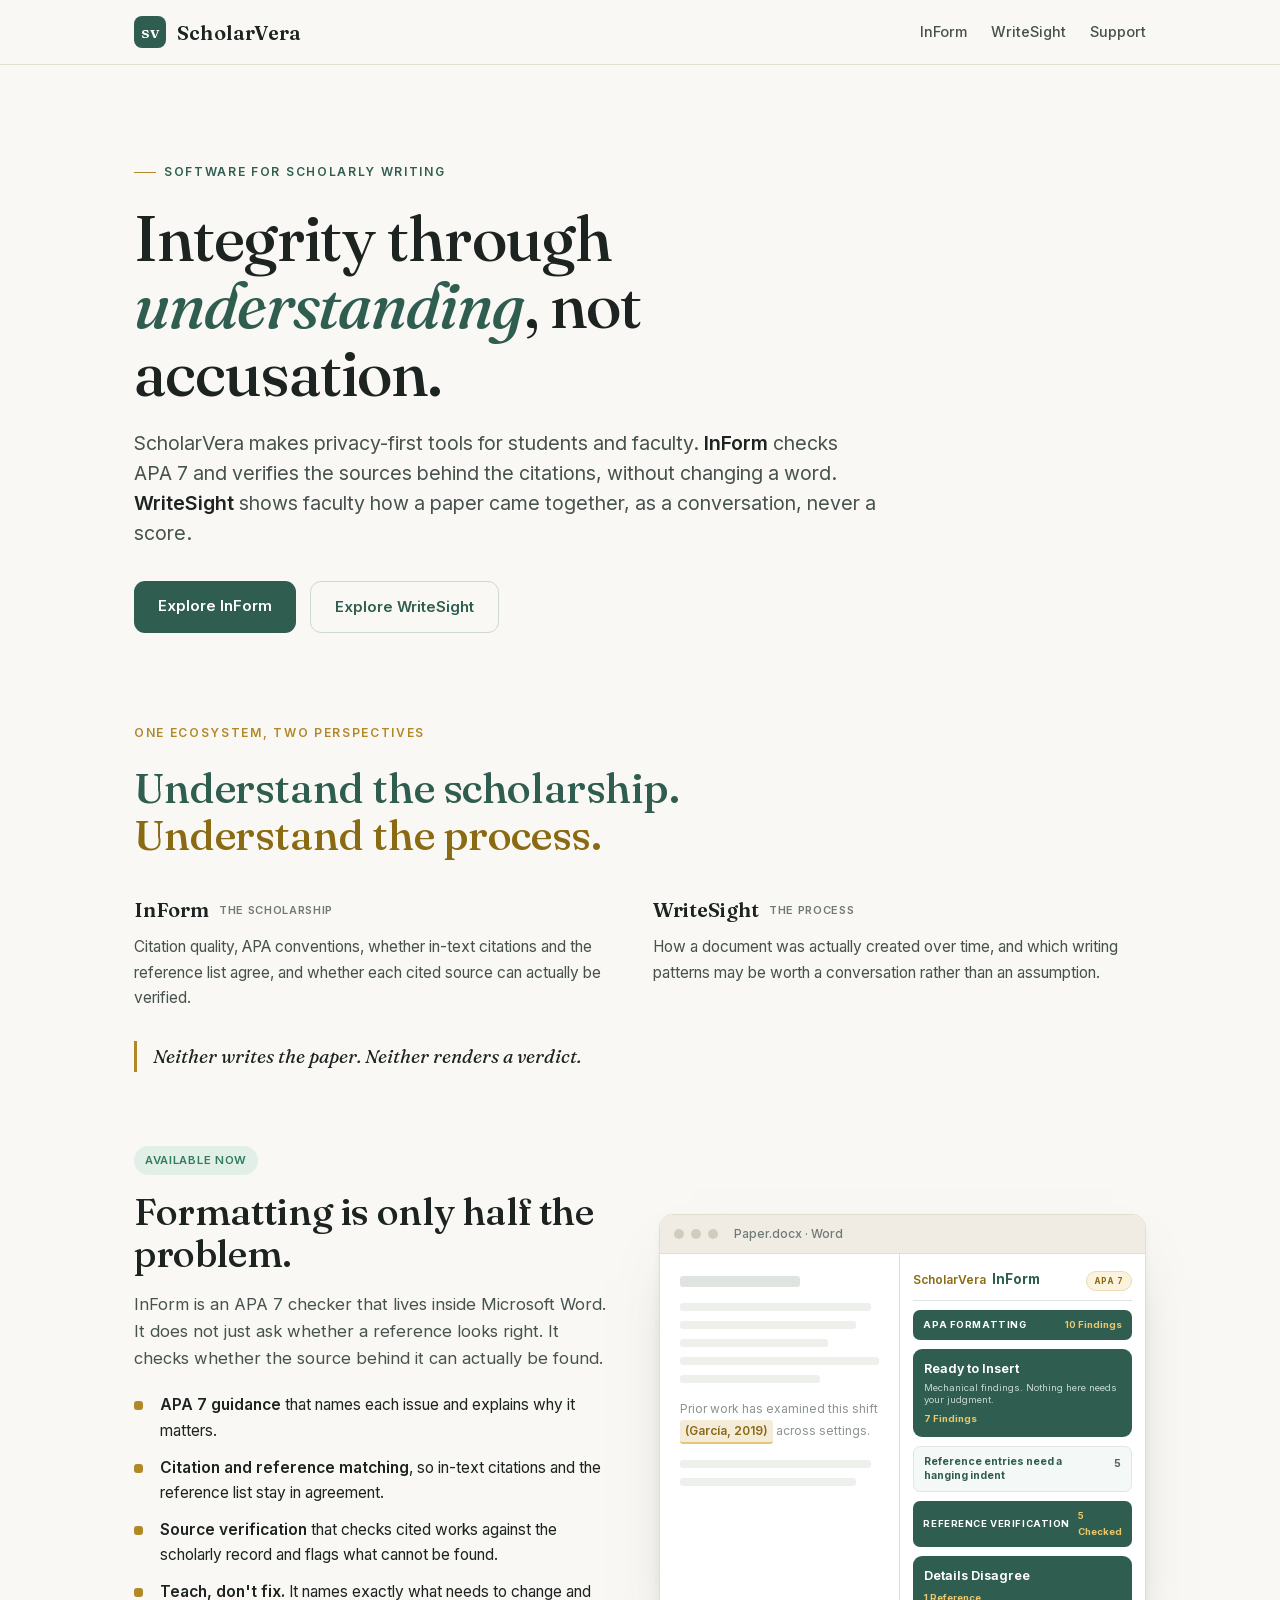
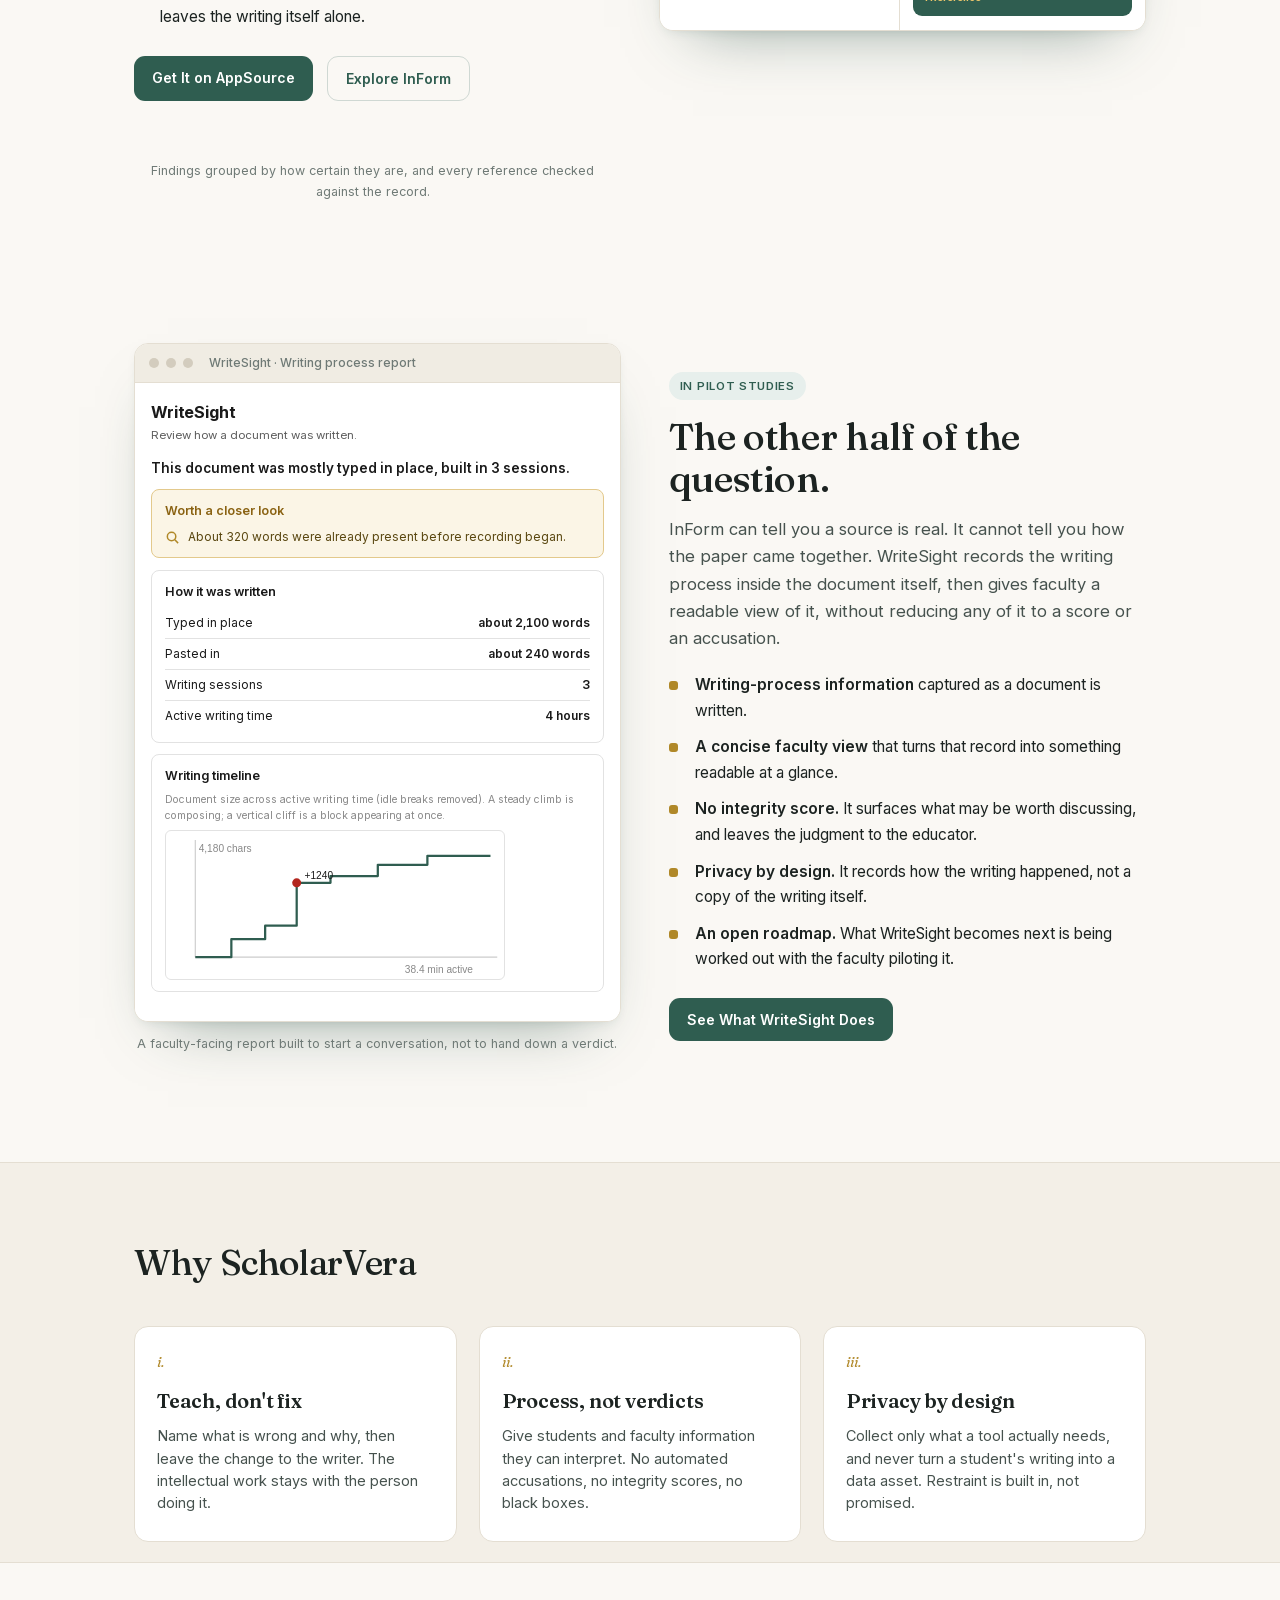
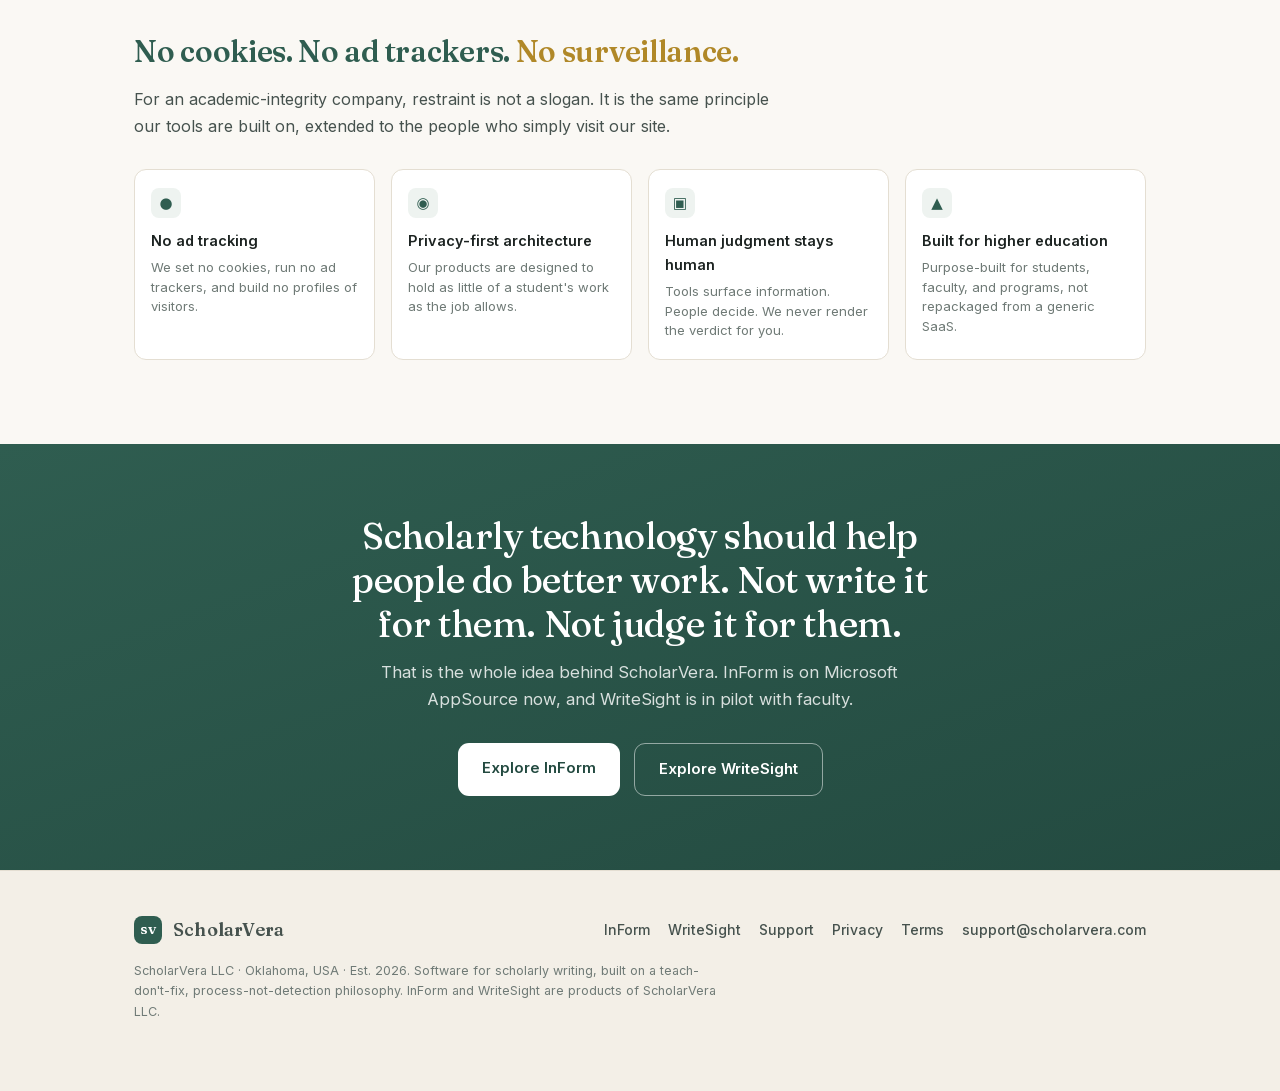
<file: index.html>
<!DOCTYPE html>
<html lang="en">
<head>
<meta charset="utf-8">
<meta name="viewport" content="width=device-width, initial-scale=1">
<title>ScholarVera: integrity through understanding, not accusation</title>
<meta name="description" content="ScholarVera makes privacy-first tools for scholarly writing. InForm checks APA 7 and verifies the sources behind the citations, without changing a word. WriteSight shows faculty how a paper came together, as a conversation, never a score.">
<link rel="icon" type="image/svg+xml" href="favicon.svg">
<link rel="icon" type="image/svg+xml" href="[data-uri]">
<link rel="apple-touch-icon" href="apple-touch-icon.png">
<meta property="og:type" content="website">
<meta property="og:title" content="ScholarVera: integrity through understanding, not accusation">
<meta property="og:description" content="Privacy-first tools for scholarly writing. InForm understands the scholarship. WriteSight understands the process. Neither writes the paper. Neither renders a verdict.">
<meta property="og:url" content="https://www.scholarvera.com/">
<meta name="theme-color" content="#2f5d50">
<link rel="preload" as="font" type="font/woff2" href="/fraunces.42a47e20.woff2" crossorigin>
<link rel="preload" as="font" type="font/woff2" href="/fraunces-italic.d254ed05.woff2" crossorigin>
<link rel="preload" as="font" type="font/woff2" href="/inter.2dd9f002.woff2" crossorigin>
<style>
  /* -------------------------------------------------------------------
     SELF-HOSTED, AND DELIBERATELY font-display:optional.

     The fonts used to come from Google, arriving after the first paint, so
     every page painted once in the fallback and again in Fraunces and Inter.
     The second paint is never identical: letter widths differ, lines rebreak,
     blocks change height, and the page visibly jumped. That was the whole of
     the Cumulative Layout Shift score.

     "optional" gives each face a block period of about 100ms and NO swap
     period. The browser either has the font in time and uses it, or keeps the
     fallback below for that page load and never switches mid-visit. The file
     still caches, so a returning visitor gets the real face.

     Filenames carry a content hash, which is what makes the year-long
     immutable caching in _headers safe. CHANGING A FONT FILE MEANS A NEW HASH
     IN THE NAME, here and in the preload tags above.
     ------------------------------------------------------------------- */
  @font-face{font-family:"Fraunces";src:url("/fraunces.42a47e20.woff2") format("woff2");
    font-weight:100 900;font-style:normal;font-display:optional}
  @font-face{font-family:"Fraunces";src:url("/fraunces-italic.d254ed05.woff2") format("woff2");
    font-weight:100 900;font-style:italic;font-display:optional}
  @font-face{font-family:"Inter";src:url("/inter.2dd9f002.woff2") format("woff2");
    font-weight:100 900;font-style:normal;font-display:optional}

  /* ---------------------------------------------------------------------
     METRIC-MATCHED FALLBACKS.

     The page paints in a fallback font before Fraunces and Inter arrive from
     Google, then swaps. Unadjusted, that swap moves every line, which is what
     Cloudflare reported as a poor Cumulative Layout Shift score. The element it
     named was the hero h1's TEXT node rather than the h1 itself, because
     line-height here is unitless: the box does not move, the baseline inside it
     does.

     These numbers are measured, not estimated. They come from the actual font
     files: average advance width over this site's own copy, plus hhea ascent and
     descent, compared against Times New Roman and Arial. Verified in Chromium at
     390, 768, 1024, 1280 and 1600 pixels wide, where the text lands in exactly
     the same position before and after the swap. Unadjusted it moves 2 to 4px.

     IF FRAUNCES OR INTER IS EVER CHANGED OR RE-SUBSET, RECOMPUTE THESE.
     Wrong numbers here are worse than no numbers at all.
     --------------------------------------------------------------------- */
  @font-face{font-family:"Fraunces Fallback";src:local("Times New Roman"),local("Times");
    size-adjust:117.75%;ascent-override:83.06%;descent-override:21.66%;line-gap-override:0%}
  @font-face{font-family:"Inter Fallback";src:local("Arial"),local("Helvetica Neue"),local("Helvetica");
    size-adjust:107.54%;ascent-override:90.08%;descent-override:22.43%;line-gap-override:0%}

  :root{
    --ink:#1c2321; --ink-soft:#46524e; --ink-faint:#6f7a76;
    --paper:#faf8f4; --paper-2:#f3efe7; --card:#ffffff;
    --teal:#2f5d50; --teal-deep:#234a40; --gold:#b08828; --gold-dk:#8a6a12; --gold-soft:#f4ecd9;
    --line:#e4ded2; --line-soft:#eee9df;
    --ok:#2f7d5b;
    --maxw:1060px;
  }
  *{box-sizing:border-box}
  html{scroll-behavior:smooth}
  body{margin:0; background:var(--paper); color:var(--ink); font-family:"Inter","Inter Fallback",-apple-system,system-ui,sans-serif; font-size:17px; line-height:1.65; -webkit-font-smoothing:antialiased}
  .wrap{max-width:var(--maxw); margin:0 auto; padding:0 24px}
  a{color:inherit}
  .skip{position:absolute; left:-999px; top:0; background:var(--teal); color:#fff; padding:10px 16px; border-radius:0 0 8px 0; z-index:100}
  .skip:focus{left:0}

  header.site{border-bottom:1px solid var(--line); background:rgba(250,248,244,.85); backdrop-filter:blur(8px); position:sticky; top:0; z-index:10}
  .nav{display:flex; align-items:center; justify-content:space-between; height:64px}
  .brand{display:flex; align-items:center; gap:11px; text-decoration:none; color:var(--ink)}
  .brand .mark{width:32px; height:32px; border-radius:8px; background:var(--teal); color:#fff; display:grid; place-items:center; font-family:"Fraunces","Fraunces Fallback",serif; font-weight:600; font-size:17px; letter-spacing:.5px}
  .brand .name{font-family:"Fraunces","Fraunces Fallback",serif; font-weight:600; font-size:20px; letter-spacing:.2px}
  .nav-links{display:flex; gap:24px; align-items:center}
  .nav-links a{text-decoration:none; color:var(--ink-soft); font-size:14.5px; font-weight:500}
  .nav-links a:hover{color:var(--teal)}
  .nav-links a.cta{background:var(--teal); color:#fff; padding:8px 16px; border-radius:9px}
  .nav-links a.cta:hover{background:var(--teal-deep); color:#fff}
  @media (max-width:600px){ .nav-links{gap:16px; font-size:14px} }

  section{scroll-margin-top:80px}
  .kicker{font-size:12px; font-weight:600; letter-spacing:.14em; text-transform:uppercase; color:var(--gold); display:block; margin-bottom:22px}
  .eyebrow{display:inline-flex; align-items:center; gap:8px; font-size:12px; font-weight:600; letter-spacing:.14em; text-transform:uppercase; color:var(--teal); margin-bottom:22px}
  .eyebrow::before{content:""; width:22px; height:1.5px; background:var(--gold)}

  /* hero */
  .hero{padding:88px 0 26px}
  .hero h1{font-family:"Fraunces","Fraunces Fallback",serif; font-weight:500; font-size:clamp(38px,6.6vw,64px); line-height:1.05; letter-spacing:-.015em; margin:0 0 22px; max-width:10.464em}
  .hero h1 em{font-style:italic; color:var(--teal); font-weight:500}
  .hero .lead{font-size:19.5px; line-height:1.55; color:var(--ink-soft); max-width:39.113em; margin:0 0 32px}
  .hero .lead b{color:var(--ink); font-weight:600}
  .btnrow{display:flex; gap:14px; flex-wrap:wrap}
  .btn{display:inline-block; text-decoration:none; font-weight:600; font-size:15px; padding:13px 24px; border-radius:11px; transition:transform .12s ease, background .12s ease}
  .btn:active{transform:translateY(1px)}
  .btn.primary{background:var(--teal); color:#fff}
  .btn.primary:hover{background:var(--teal-deep)}
  .btn.ghost{background:transparent; color:var(--teal); border:1.5px solid #cfd8d3}
  .btn.ghost:hover{border-color:var(--teal); background:#fff}
  .btn.sm{font-size:14px; padding:10px 18px}

  /* umbrella */
  .umbrella{padding:64px 0 8px}
  .umbrella h2{font-family:"Fraunces","Fraunces Fallback",serif; font-weight:500; font-size:clamp(28px,4.4vw,42px); line-height:1.12; letter-spacing:-.01em; margin:0 0 12px; max-width:13.15em}
  .umbrella h2 .a{color:var(--teal)} .umbrella h2 .b{color:var(--gold-dk)}
  .umbrella .two{display:grid; grid-template-columns:1fr 1fr; gap:26px; margin-top:34px}
  .umbrella .col h3{font-family:"Fraunces","Fraunces Fallback",serif; font-weight:600; font-size:20px; margin:0 0 8px; display:flex; align-items:center; gap:10px}
  .umbrella .col h3 .tag{font-family:"Inter","Inter Fallback",sans-serif; font-size:11px; font-weight:600; letter-spacing:.06em; text-transform:uppercase; color:var(--ink-faint)}
  .umbrella .col p{margin:0; color:var(--ink-soft); font-size:15.5px}
  .umbrella .closing{margin:30px 0 0; font-family:"Fraunces","Fraunces Fallback",serif; font-style:italic; font-size:19px; color:var(--ink); border-left:3px solid var(--gold); padding-left:16px}
  @media (max-width:640px){ .umbrella .two{grid-template-columns:1fr; gap:18px} }

  /* product blocks */
  .product{padding:64px 0}
  .product .inner{display:grid; grid-template-columns:1fr 1.02fr; gap:48px; align-items:center}
  .product.rev .inner{grid-template-columns:1.02fr 1fr}
  .product.rev .copy{order:2} .product.rev .shotwrap{order:1}
  .status{display:inline-block; font-size:11.5px; font-weight:600; letter-spacing:.06em; text-transform:uppercase; padding:5px 11px; border-radius:100px; margin-bottom:16px}
  .status.soon{background:var(--gold-soft); color:var(--gold-dk)}
  .status.live{background:#e2efe8; color:var(--ok)}
  .status.pilot{background:#e7efec; color:var(--teal)}
  .product h2{font-family:"Fraunces","Fraunces Fallback",serif; font-weight:500; font-size:clamp(28px,4.2vw,38px); line-height:1.1; letter-spacing:-.01em; margin:0 0 16px}
  .product .desc{font-size:16.5px; color:var(--ink-soft); margin:0 0 20px}
  .featlist{list-style:none; margin:0 0 26px; padding:0; display:grid; gap:11px}
  .featlist li{position:relative; padding-left:26px; font-size:15.5px; color:var(--ink)}
  .featlist li::before{content:""; position:absolute; left:0; top:9px; width:9px; height:9px; border-radius:3px; background:var(--gold)}
  .featlist li b{font-weight:600}
  @media (max-width:820px){ .product .inner,.product.rev .inner{grid-template-columns:1fr; gap:30px} .product.rev .copy{order:1} .product.rev .shotwrap{order:2} }

  /* app-window mockups */
  .shot{border:1px solid var(--line); border-radius:14px; overflow:hidden; background:#fff; box-shadow:0 30px 60px -34px rgba(35,74,64,.5), 0 4px 14px -8px rgba(35,74,64,.25)}
  .shot-bar{display:flex; align-items:center; gap:7px; padding:9px 14px; background:#f0ece3; border-bottom:1px solid var(--line)}
  .shot-bar .d{width:10px; height:10px; border-radius:50%; background:#d3ccbe}
  .shot-title{margin-left:9px; font-size:12px; color:var(--ink-faint); font-weight:500}

  /* InForm shot */
  .inform-shot{display:grid; grid-template-columns:1.05fr 1fr; min-height:280px}
  .inform-shot .doc{padding:22px 20px; background:#fff}
  .inform-shot .doc .h{height:11px; width:60%; border-radius:3px; background:#dfe4e0; margin:0 0 16px}
  .inform-shot .doc .ln{height:8px; border-radius:3px; background:#eef0ec; margin:0 0 10px}
  .inform-shot .doc .ln.s{width:88%} .inform-shot .doc .ln.m{width:96%} .inform-shot .doc .ln.x{width:74%}
  .inform-shot .doc .cite{display:inline-block; background:var(--gold-soft); color:var(--gold-dk); border-bottom:2px solid #e4c877; border-radius:3px; padding:1px 5px; font-size:12px; font-weight:600}
  /* The pane mockup mirrors the real add-in: brand line, teal section bars with
     gold counts, confidence doors, and rule rows. Values taken from apa-faculty.html. */
  .inform-shot .pane{background:#fff; border-left:1px solid var(--line); padding:14px 13px; display:flex; flex-direction:column; gap:9px}
  .pane-brand{display:flex; align-items:baseline; gap:6px; padding-bottom:9px; border-bottom:1px solid #e2e2e2}
  .pane-brand .b1{font-size:12px; font-weight:600; color:var(--gold-dk)}
  .pane-brand .b2{font-size:13.5px; font-weight:700; color:var(--teal); flex:1}
  .pane-brand .b3{white-space:nowrap; font-size:8.5px; font-weight:700; letter-spacing:.08em; text-transform:uppercase; color:#8a6a12; background:#fbf3de; border:1px solid #ecdcb4; border-radius:100px; padding:2px 7px}
  .sectbar{display:flex; align-items:center; gap:8px; background:var(--teal); border-radius:7px; padding:7px 10px}
  .sectbar span{flex:1; white-space:nowrap; font-size:9.5px; font-weight:700; letter-spacing:.06em; text-transform:uppercase; color:#fff}
  .sectbar b{font-size:9.5px; font-weight:700; color:#ecc76b}
  .doorcard{background:var(--teal); border-radius:9px; padding:10px 11px}
  .doorcard .dt{font-size:12.5px; font-weight:650; color:#fff}
  .doorcard .db{font-size:9.5px; color:#c5d8d1; line-height:1.35; margin-top:2px}
  .doorcard .di{font-size:9.5px; font-weight:700; color:#ecc76b; margin-top:4px}
  .rulerowm{display:flex; align-items:flex-start; gap:8px; background:#f4f8f6; border:1px solid #dfe6e3; border-radius:7px; padding:8px 10px}
  .rulerowm span{flex:1; font-size:10.5px; font-weight:700; color:var(--teal); line-height:1.35}
  .rulerowm b{font-size:10px; font-weight:700; color:#5c5c5c}

  /* WriteSight shot */
  /* WriteSight report mockup, rebuilt from faculty-review.js renderInto().
     The real report is a headline sentence, a triage box, key/value cards and a
     cumulative timeline whose vertical cliffs are pasted blocks. */
  .ws-shot{padding:16px 16px 18px; background:#fff; font-family:"Inter","Inter Fallback",-apple-system,system-ui,sans-serif; color:#1a1a1a}
  .ws-shot .wsh1{font-size:16px; font-weight:700; margin:0; letter-spacing:-.01em}
  .ws-shot .wssub{color:#5c5c5c; font-size:11.5px; margin:1px 0 14px}
  .ws-shot .wshead{font-size:13.5px; font-weight:600; margin:0 0 11px; line-height:1.4}
  .ws-look{border:1px solid #e3c98c; background:#fbf5e6; border-radius:8px; padding:11px 13px; margin-bottom:12px}
  .ws-look .th{font-weight:600; color:#8a6212; font-size:12.5px; margin-bottom:7px}
  .ws-look .item{display:flex; align-items:flex-start; gap:8px; font-size:12px; color:#5a4710; line-height:1.45}
  .ws-look .item svg{flex:none; margin-top:2px}
  .ws-card{border:1px solid #e2e2e2; border-radius:8px; padding:11px 13px; margin-bottom:11px}
  .ws-card h4{font-size:12.5px; margin:0 0 6px; font-weight:600}
  .ws-kv{display:flex; justify-content:space-between; gap:10px; padding:5px 0; border-bottom:1px solid #e2e2e2; font-size:12px}
  .ws-kv:last-child{border-bottom:none}
  .ws-kv .v{font-weight:600; font-variant-numeric:tabular-nums}
  .ws-card .tnote{color:#8a8a8a; font-size:10.5px; margin:0 0 7px; line-height:1.45}
  .ws-card svg.tl{display:block; width:100%; max-width:340px; height:auto; border:1px solid #e2e2e2; border-radius:6px; margin-top:6px}

  .shot-cap{margin-top:12px; font-size:12.5px; color:var(--ink-faint); text-align:center}

  /* why */
  .why{padding:70px 0 20px; background:var(--paper-2); border-top:1px solid var(--line); border-bottom:1px solid var(--line); margin-top:30px}
  .why h2{font-family:"Fraunces","Fraunces Fallback",serif; font-weight:500; font-size:clamp(26px,4vw,36px); margin:0 0 34px; letter-spacing:-.01em}
  .principles{display:grid; grid-template-columns:repeat(3,1fr); gap:22px}
  .pr{background:var(--card); border:1px solid var(--line); border-radius:14px; padding:24px 22px 26px}
  .pr .n{font-family:"Fraunces","Fraunces Fallback",serif; font-style:italic; font-size:14px; color:var(--gold); margin-bottom:10px}
  .pr h3{font-family:"Fraunces","Fraunces Fallback",serif; font-weight:600; font-size:20px; margin:0 0 8px; letter-spacing:-.01em}
  .pr p{font-size:14.5px; margin:0; color:var(--ink-soft); line-height:1.55}
  @media (max-width:720px){ .principles{grid-template-columns:1fr} }

  /* trust */
  .trust{padding:64px 0 20px}
  .trust .badge{font-family:"Fraunces","Fraunces Fallback",serif; font-weight:600; font-size:clamp(22px,3.4vw,30px); color:var(--teal); letter-spacing:-.01em; margin:0 0 10px}
  .trust .badge .dot{color:var(--gold)}
  .trust .sub{color:var(--ink-soft); font-size:16px; max-width:41.637em; margin:0 0 30px}
  .tgrid{display:grid; grid-template-columns:repeat(4,1fr); gap:16px}
  .tgrid .t{border:1px solid var(--line); border-radius:12px; padding:18px 16px; background:var(--card)}
  .tgrid .t .ico{width:30px; height:30px; border-radius:8px; background:#eef3f0; color:var(--teal); display:grid; place-items:center; margin-bottom:11px; font-size:15px}
  .tgrid .t h4{margin:0 0 5px; font-size:14.5px; font-weight:600; font-family:"Inter","Inter Fallback",sans-serif}
  .tgrid .t p{margin:0; font-size:13px; color:var(--ink-faint); line-height:1.5}
  @media (max-width:820px){ .tgrid{grid-template-columns:1fr 1fr} }
  @media (max-width:480px){ .tgrid{grid-template-columns:1fr} }

  .finalcta{margin-top:64px; background:linear-gradient(160deg,var(--teal),var(--teal-deep)); color:#fff}
  .finalcta .in{padding:70px 0 74px; text-align:center}
  .finalcta h2{font-family:"Fraunces","Fraunces Fallback",serif; font-weight:500; font-size:clamp(25px,3.8vw,37px); line-height:1.2; letter-spacing:-.01em; margin:0 auto 12px; max-width:15.804em; color:#fff}
  .finalcta p{color:rgba(255,255,255,.82); font-size:16.5px; max-width:34.066em; margin:0 auto 30px}
  .finalcta .btnrow{justify-content:center}
  .finalcta .btn.primary{background:#fff; color:var(--teal-deep)}
  .finalcta .btn.primary:hover{background:var(--gold-soft)}
  .finalcta .btn.ghost{color:#fff; border-color:rgba(255,255,255,.5)}
  .finalcta .btn.ghost:hover{border-color:#fff; background:rgba(255,255,255,.08)}

  footer.site{border-top:1px solid var(--line); padding:44px 0 56px; color:var(--ink-faint); font-size:14px; background:var(--paper-2); margin-top:0}
  .foot-row{display:flex; flex-wrap:wrap; gap:14px 22px; align-items:center; justify-content:space-between}
  .foot-links{display:flex; gap:18px; flex-wrap:wrap}
  .foot-links a{color:var(--ink-soft); text-decoration:none; font-weight:500}
  .foot-links a:hover{color:var(--teal)}
  .foot-note{margin-top:16px; font-size:12.5px; color:var(--ink-faint); max-width:46.684em}

  :focus-visible{outline:2px solid var(--teal); outline-offset:3px; border-radius:3px}
  @media (prefers-reduced-motion:reduce){html{scroll-behavior:auto}}
</style>
</head>
<body>
<a class="skip" href="#main">Skip to content</a>
<header class="site">
  <div class="wrap nav">
    <a class="brand" href="/"><span class="mark" aria-hidden="true">sv</span><span class="name">ScholarVera</span></a>
    <nav class="nav-links" aria-label="Primary">
      <a href="/inform">InForm</a>
      <a href="/writesight">WriteSight</a>
      <a href="/support">Support</a>
    </nav>
  </div>
</header>

<main id="main">
  <!-- HERO -->
  <section class="hero">
    <div class="wrap">
      <span class="eyebrow">Software for scholarly writing</span>
      <h1>Integrity through <em>understanding</em>, not accusation.</h1>
      <p class="lead">ScholarVera makes privacy-first tools for students and faculty. <b>InForm</b> checks APA&nbsp;7 and verifies the sources behind the citations, without changing a word. <b>WriteSight</b> shows faculty how a paper came together, as a conversation, never a score.</p>
      <div class="btnrow">
        <a class="btn primary" href="/inform">Explore InForm</a>
        <a class="btn ghost" href="/writesight">Explore WriteSight</a>
      </div>
    </div>
  </section>

  <!-- UMBRELLA -->
  <section class="umbrella">
    <div class="wrap">
      <span class="kicker">One ecosystem, two perspectives</span>
      <h2><span class="a">Understand the scholarship.</span> <span class="b">Understand the process.</span></h2>
      <div class="two">
        <div class="col">
          <h3>InForm <span class="tag">the scholarship</span></h3>
          <p>Citation quality, APA conventions, whether in-text citations and the reference list agree, and whether each cited source can actually be verified.</p>
        </div>
        <div class="col">
          <h3>WriteSight <span class="tag">the process</span></h3>
          <p>How a document was actually created over time, and which writing patterns may be worth a conversation rather than an assumption.</p>
        </div>
      </div>
      <p class="closing">Neither writes the paper. Neither renders a verdict.</p>
    </div>
  </section>

  <!-- INFORM -->
  <section class="product" id="inform-block">
    <div class="wrap inner">
      <div class="copy">
        <span class="status live">Available now</span>
        <h2>Formatting is only half the problem.</h2>
        <p class="desc">InForm is an APA&nbsp;7 checker that lives inside Microsoft Word. It does not just ask whether a reference looks right. It checks whether the source behind it can actually be found.</p>
        <ul class="featlist">
          <li><b>APA&nbsp;7 guidance</b> that names each issue and explains why it matters.</li>
          <li><b>Citation and reference matching</b>, so in-text citations and the reference list stay in agreement.</li>
          <li><b>Source verification</b> that checks cited works against the scholarly record and flags what cannot be found.</li>
          <li><b>Teach, don't fix.</b> It names exactly what needs to change and leaves the writing itself alone.</li>
        </ul>
        <div class="btnrow">
          <a class="btn primary sm" href="https://marketplace.microsoft.com/en-us/product/office/WA200011804">Get It on AppSource</a>
          <a class="btn ghost sm" href="/inform">Explore InForm</a>
        </div>
      </div>
      <div class="shotwrap">
        <div class="shot" role="img" aria-label="The InForm task pane inside Microsoft Word, showing findings grouped by how certain they are under a Ready to Insert heading, and a Reference Verification section reporting five references checked.">
          <div class="shot-bar"><span class="d"></span><span class="d"></span><span class="d"></span><span class="shot-title">Paper.docx &middot; Word</span></div>
          <div class="inform-shot">
            <div class="doc">
              <div class="h"></div>
              <div class="ln m"></div><div class="ln s"></div>
              <div class="ln x"></div>
              <div class="ln" style="width:100%"></div>
              <div class="ln" style="width:70%; margin-bottom:16px"></div>
              <div style="font-size:12px; color:#8a938e; line-height:1.7">Prior work has examined this shift <span class="cite">(Garc&iacute;a, 2019)</span> across settings.</div>
              <div class="ln m" style="margin-top:16px"></div><div class="ln s"></div>
            </div>
            <div class="pane">
              <div class="pane-brand"><span class="b1">ScholarVera</span><span class="b2">InForm</span><span class="b3">APA 7</span></div>
              <div class="sectbar"><span>APA Formatting</span><b>10 Findings</b></div>
              <div class="doorcard">
                <div class="dt">Ready to Insert</div>
                <div class="db">Mechanical findings. Nothing here needs your judgment.</div>
                <div class="di">7 Findings</div>
              </div>
              <div class="rulerowm"><span>Reference entries need a hanging indent</span><b>5</b></div>
              <div class="sectbar"><span>Reference Verification</span><b>5 Checked</b></div>
              <div class="doorcard">
                <div class="dt">Details Disagree</div>
                <div class="di">1 Reference</div>
              </div>
            </div>
            </div>
          </div>
        </div>
        <p class="shot-cap">Findings grouped by how certain they are, and every reference checked against the record.</p>
      </div>
    </div>
  </section>

  <!-- WRITESIGHT -->
  <section class="product rev" id="writesight-block">
    <div class="wrap inner">
      <div class="copy">
        <span class="status pilot">In pilot studies</span>
        <h2>The other half of the question.</h2>
        <p class="desc">InForm can tell you a source is real. It cannot tell you how the paper came together. WriteSight records the writing process inside the document itself, then gives faculty a readable view of it, without reducing any of it to a score or an accusation.</p>
        <ul class="featlist">
          <li><b>Writing-process information</b> captured as a document is written.</li>
          <li><b>A concise faculty view</b> that turns that record into something readable at a glance.</li>
          <li><b>No integrity score.</b> It surfaces what may be worth discussing, and leaves the judgment to the educator.</li>
          <li><b>Privacy by design.</b> It records how the writing happened, not a copy of the writing itself.</li>
          <li><b>An open roadmap.</b> What WriteSight becomes next is being worked out with the faculty piloting it.</li>
        </ul>
        <a class="btn primary sm" href="/writesight">See What WriteSight Does</a>
      </div>
      <div class="shotwrap">
        <div class="shot" role="img" aria-label="The WriteSight faculty report: a one-sentence summary of how the document was built, a Worth A Closer Look box holding one plain observation, key figures for typing and pasting, and a timeline whose vertical cliff marks a pasted block.">
          <div class="shot-bar"><span class="d"></span><span class="d"></span><span class="d"></span><span class="shot-title">WriteSight &middot; Writing process report</span></div>
          <div class="ws-shot">
            <p class="wsh1">WriteSight</p>
            <p class="wssub">Review how a document was written.</p>
            <p class="wshead">This document was mostly typed in place, built in 3 sessions.</p>
            <div class="ws-look">
              <div class="th">Worth a closer look</div>
              <div class="item">
                <svg class="icon" width="15" height="15" viewBox="0 0 16 16" fill="none" stroke="#b08828" stroke-width="1.6" aria-hidden="true"><circle cx="7" cy="7" r="4.5"/><line x1="10.5" y1="10.5" x2="14" y2="14"/></svg>
                <div>About 320 words were already present before recording began.</div>
              </div>
            </div>
            <div class="ws-card">
              <h4>How it was written</h4>
              <div class="ws-kv"><span>Typed in place</span><span class="v">about 2,100 words</span></div>
              <div class="ws-kv"><span>Pasted in</span><span class="v">about 240 words</span></div>
              <div class="ws-kv"><span>Writing sessions</span><span class="v">3</span></div>
              <div class="ws-kv"><span>Active writing time</span><span class="v">4 hours</span></div>
            </div>
            <div class="ws-card">
              <h4>Writing timeline</h4>
              <p class="tnote">Document size across active writing time (idle breaks removed). A steady climb is composing; a vertical cliff is a block appearing at once.</p>
              <svg class="tl" viewBox="0 0 300 132" role="img" aria-label="A line chart of document size over active writing time. The line climbs in steps, with one vertical cliff marking a pasted block.">
                <line x1="26" y1="112" x2="294" y2="112" stroke="#ccc" stroke-width="1"/>
                <line x1="26" y1="112" x2="26" y2="8" stroke="#ccc" stroke-width="1"/>
                <path d="M26 112 L58 112 L58 96 L88 96 L88 84 L116 84 L116 46 L146 46 L146 40 L188 40 L188 30 L232 30 L232 22 L288 22"
                      fill="none" stroke="#2f5d50" stroke-width="2" stroke-linejoin="round"/>
                <circle cx="116" cy="46" r="4" fill="#b3261e"/>
                <text x="123" y="43" font-size="9" fill="#1a1a1a" font-family="sans-serif">+1240</text>
                <text x="29" y="19" font-size="9" fill="#888" font-family="sans-serif">4,180 chars</text>
                <text x="212" y="126" font-size="9" fill="#888" font-family="sans-serif">38.4 min active</text>
              </svg>
            </div>
          </div>
        </div>
        <p class="shot-cap">A faculty-facing report built to start a conversation, not to hand down a verdict.</p>
      </div>
    </div>
  </section>

  <!-- WHY -->
  <section class="why" id="why">
    <div class="wrap">
      <h2>Why ScholarVera</h2>
      <div class="principles">
        <div class="pr">
          <div class="n">i.</div>
          <h3>Teach, don't fix</h3>
          <p>Name what is wrong and why, then leave the change to the writer. The intellectual work stays with the person doing it.</p>
        </div>
        <div class="pr">
          <div class="n">ii.</div>
          <h3>Process, not verdicts</h3>
          <p>Give students and faculty information they can interpret. No automated accusations, no integrity scores, no black boxes.</p>
        </div>
        <div class="pr">
          <div class="n">iii.</div>
          <h3>Privacy by design</h3>
          <p>Collect only what a tool actually needs, and never turn a student's writing into a data asset. Restraint is built in, not promised.</p>
        </div>
      </div>
    </div>
  </section>

  <!-- TRUST -->
  <section class="trust" id="trust">
    <div class="wrap">
      <div class="badge">No cookies. No ad trackers. <span class="dot">No surveillance.</span></div>
      <p class="sub">For an academic-integrity company, restraint is not a slogan. It is the same principle our tools are built on, extended to the people who simply visit our site.</p>
      <div class="tgrid">
        <div class="t">
          <div class="ico" aria-hidden="true">&#9679;</div>
          <h4>No ad tracking</h4>
          <p>We set no cookies, run no ad trackers, and build no profiles of visitors.</p>
        </div>
        <div class="t">
          <div class="ico" aria-hidden="true">&#9673;</div>
          <h4>Privacy-first architecture</h4>
          <p>Our products are designed to hold as little of a student's work as the job allows.</p>
        </div>
        <div class="t">
          <div class="ico" aria-hidden="true">&#9635;</div>
          <h4>Human judgment stays human</h4>
          <p>Tools surface information. People decide. We never render the verdict for you.</p>
        </div>
        <div class="t">
          <div class="ico" aria-hidden="true">&#9650;</div>
          <h4>Built for higher education</h4>
          <p>Purpose-built for students, faculty, and programs, not repackaged from a generic SaaS.</p>
        </div>
      </div>
    </div>
  </section>

  <!-- FINAL CTA -->
  <section class="finalcta">
    <div class="wrap in">
      <h2>Scholarly technology should help people do better work. Not write it for them. Not judge it for them.</h2>
      <p>That is the whole idea behind ScholarVera. InForm is on Microsoft AppSource now, and WriteSight is in pilot with faculty.</p>
      <div class="btnrow">
        <a class="btn primary" href="/inform">Explore InForm</a>
        <a class="btn ghost" href="/writesight">Explore WriteSight</a>
      </div>
    </div>
  </section>
</main>

<footer class="site">
  <div class="wrap">
    <div class="foot-row">
      <a class="brand" href="/" style="color:var(--ink-soft)">
        <span class="mark" style="width:28px;height:28px;font-size:15px" aria-hidden="true">sv</span>
        <span class="name" style="font-size:18px">ScholarVera</span>
      </a>
      <div class="foot-links">
        <a href="/inform">InForm</a>
        <a href="/writesight">WriteSight</a>
        <a href="/support">Support</a>
        <a href="/privacy">Privacy</a>
        <a href="/eula">Terms</a>
        <a href="mailto:support@scholarvera.com">support@scholarvera.com</a>
      </div>
    </div>
    <p class="foot-note">ScholarVera LLC &middot; Oklahoma, USA &middot; Est. 2026. Software for scholarly writing, built on a teach-don't-fix, process-not-detection philosophy. InForm and WriteSight are products of ScholarVera LLC.</p>
  </div>
</footer>
</body>
</html>
</file>
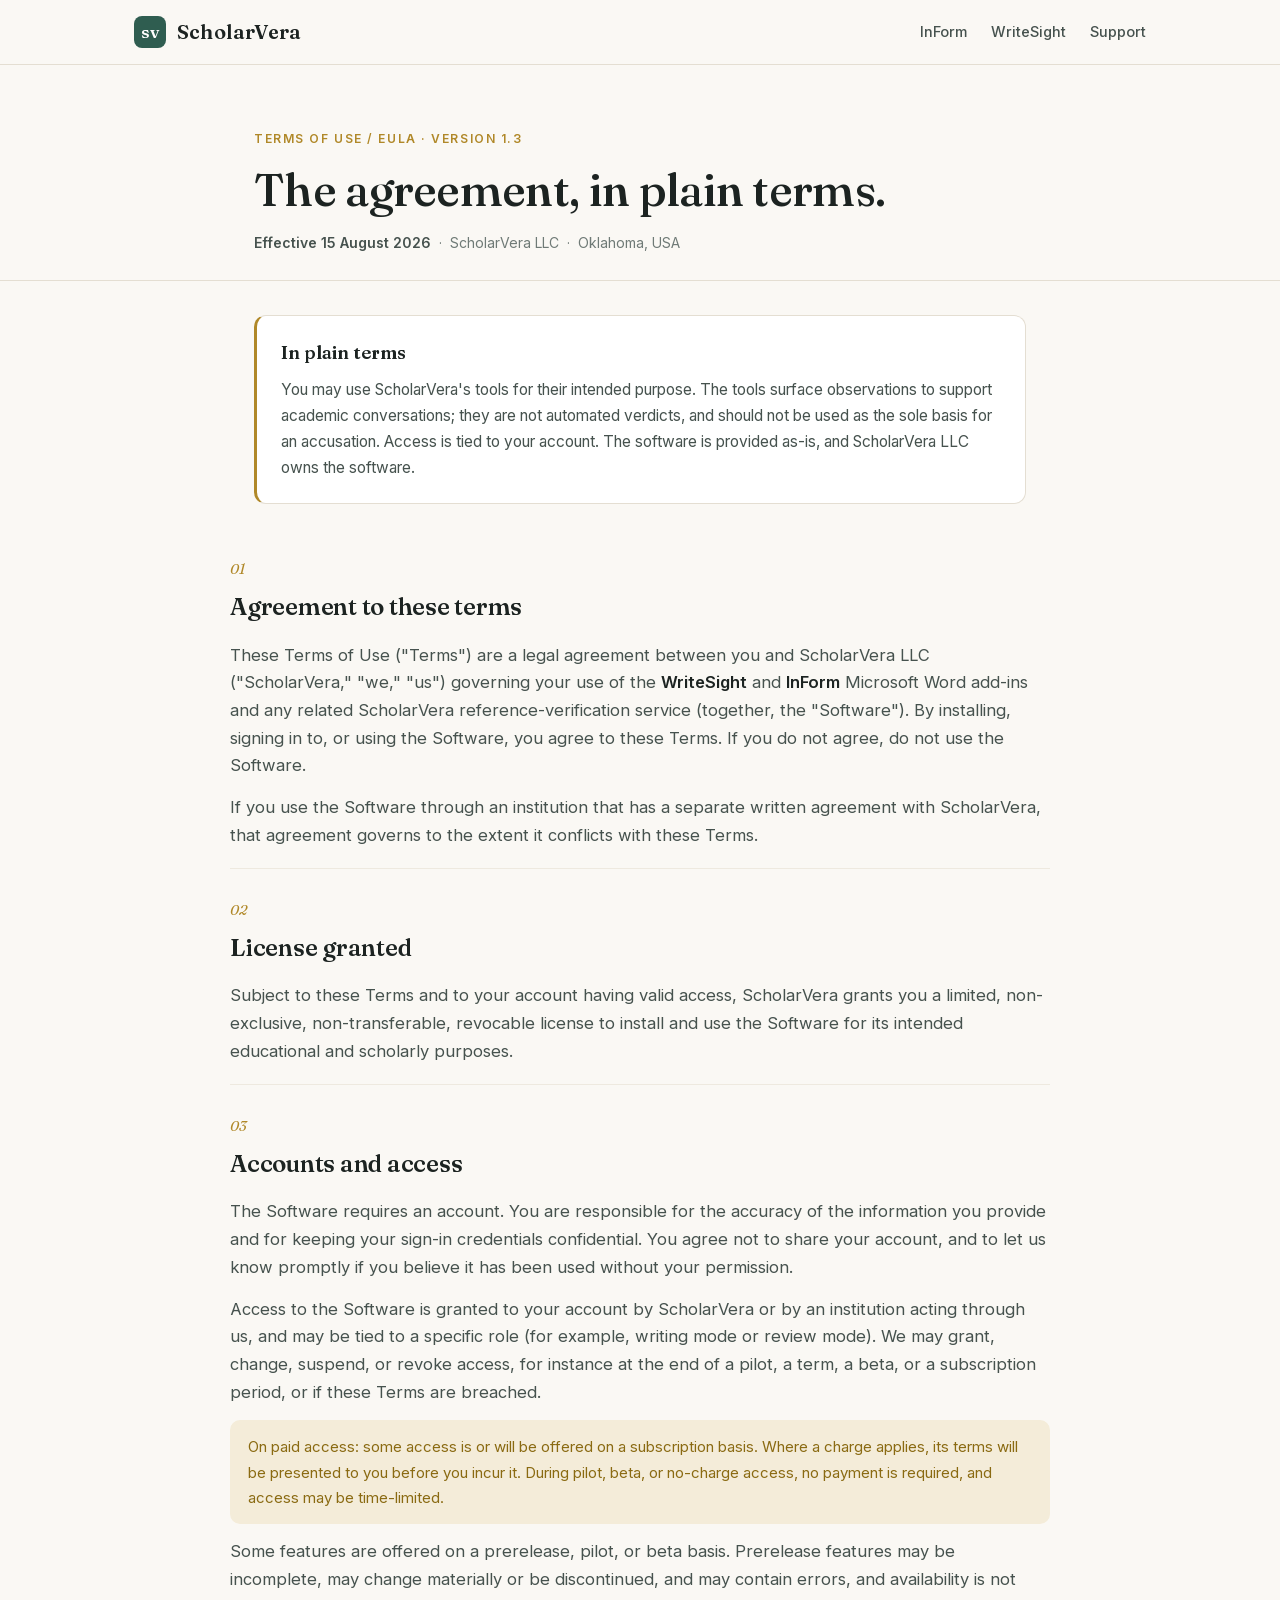
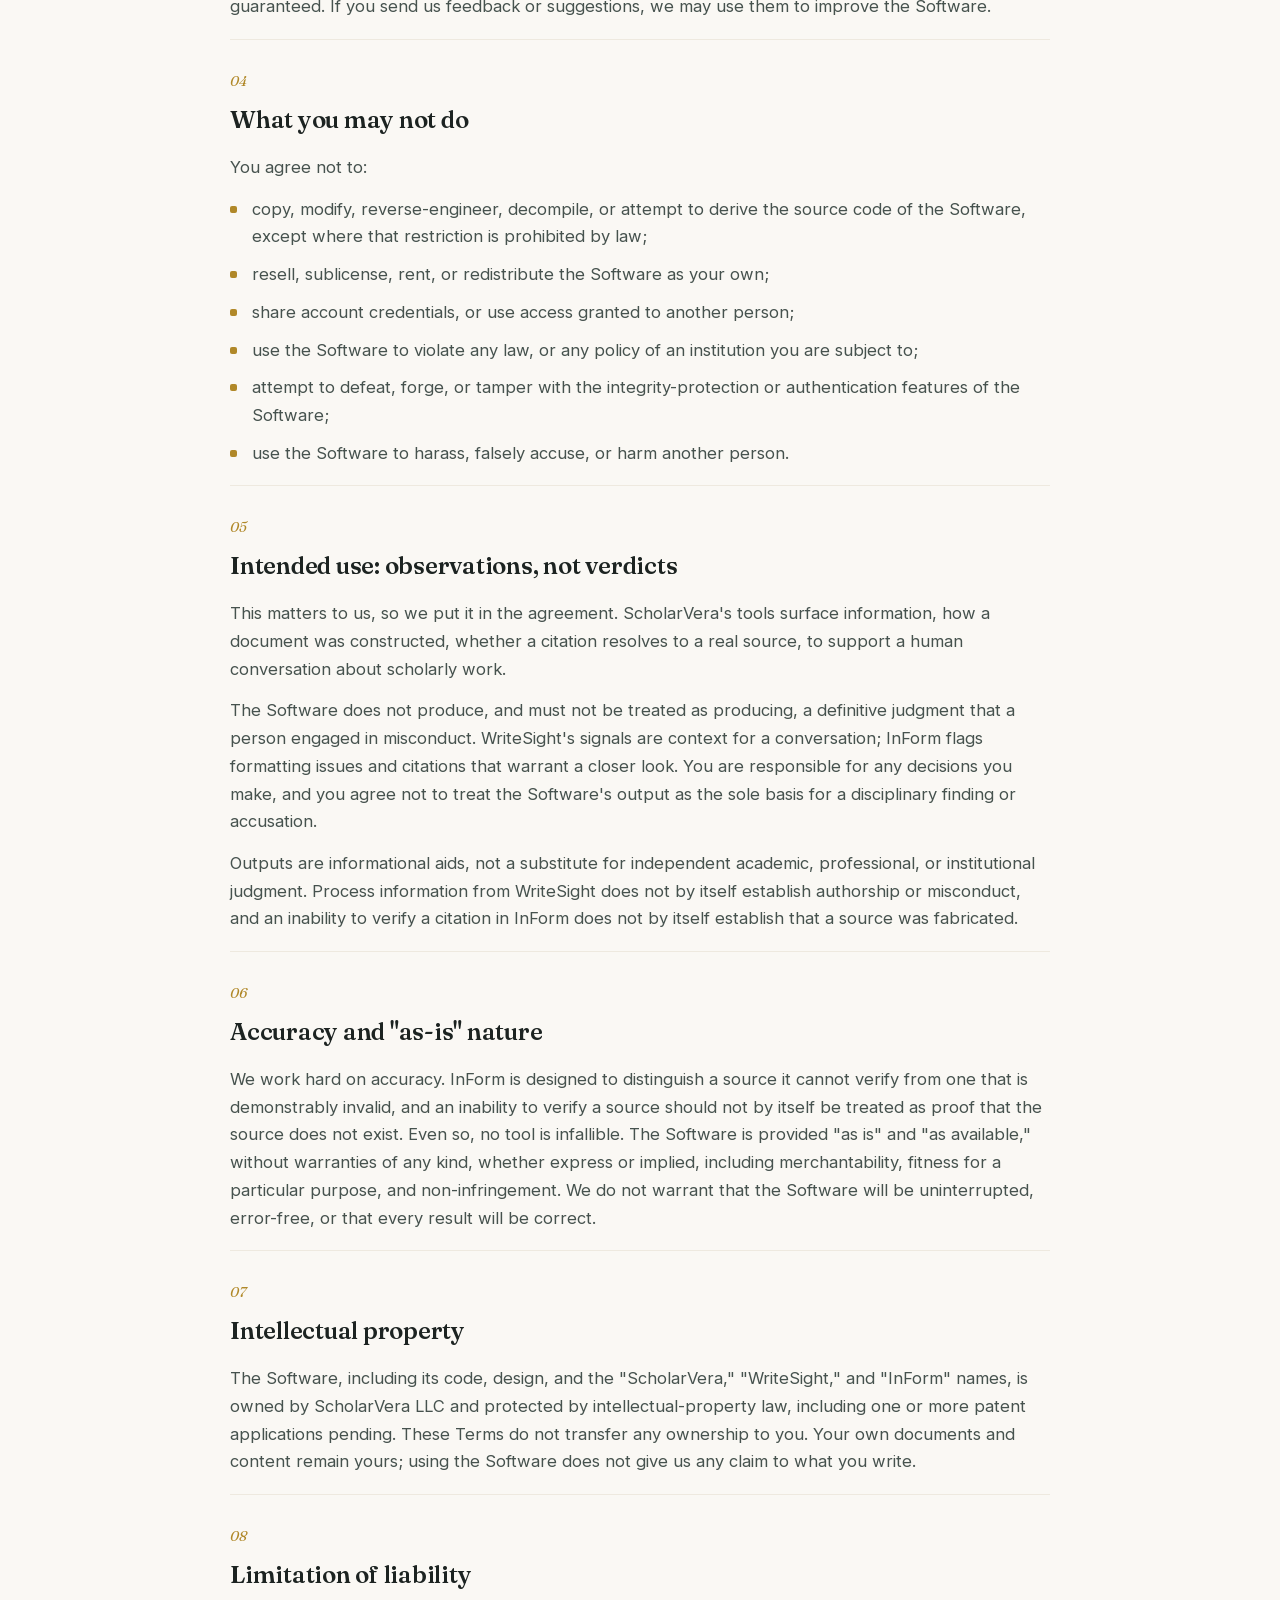
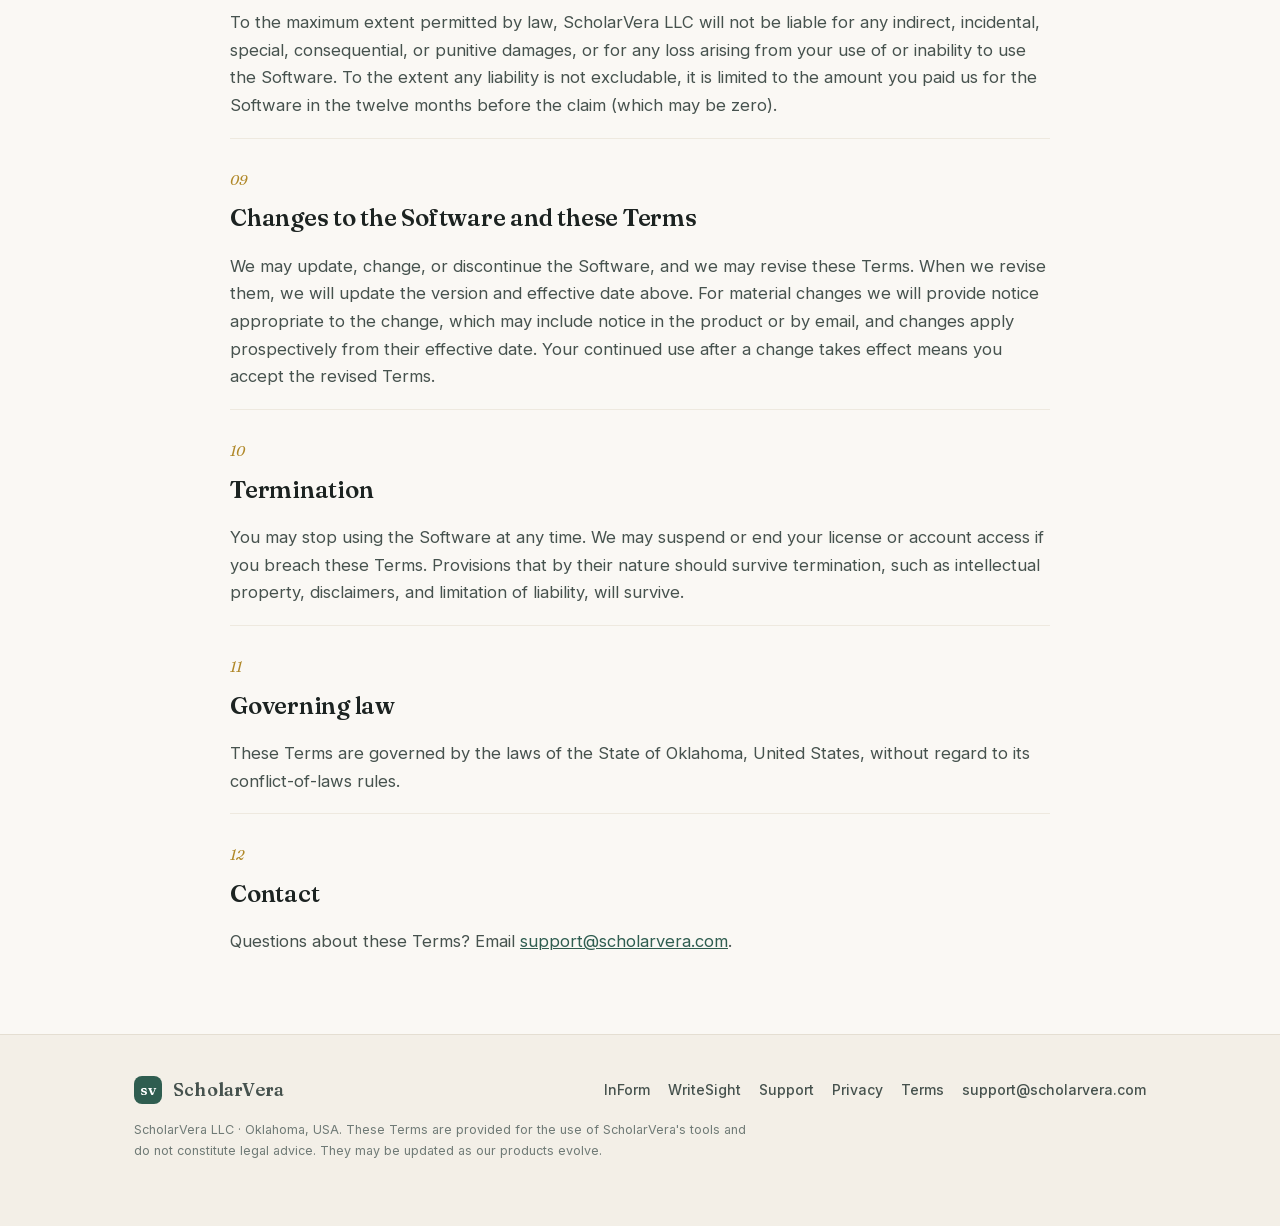
<file: eula.html>
<!DOCTYPE html>
<html lang="en">
<head>
<meta charset="utf-8">
<meta name="viewport" content="width=device-width, initial-scale=1">
<title>Terms of Use (EULA) · ScholarVera</title>
<meta name="description" content="The terms of use for ScholarVera's InForm and WriteSight. Our tools surface observations to support academic conversations; they are not automated verdicts.">
<link rel="icon" type="image/svg+xml" href="assets/favicon.svg">
<link rel="icon" type="image/svg+xml" href="[data-uri]">
<meta name="theme-color" content="#2f5d50">
<link rel="preload" as="font" type="font/woff2" href="/fraunces.42a47e20.woff2" crossorigin>
<link rel="preload" as="font" type="font/woff2" href="/inter.2dd9f002.woff2" crossorigin>
<style>
  /* -------------------------------------------------------------------
     SELF-HOSTED, AND DELIBERATELY font-display:optional.

     The fonts used to come from Google, arriving after the first paint, so
     every page painted once in the fallback and again in Fraunces and Inter.
     The second paint is never identical: letter widths differ, lines rebreak,
     blocks change height, and the page visibly jumped. That was the whole of
     the Cumulative Layout Shift score.

     "optional" gives each face a block period of about 100ms and NO swap
     period. The browser either has the font in time and uses it, or keeps the
     fallback below for that page load and never switches mid-visit. The file
     still caches, so a returning visitor gets the real face.

     Filenames carry a content hash, which is what makes the year-long
     immutable caching in _headers safe. CHANGING A FONT FILE MEANS A NEW HASH
     IN THE NAME, here and in the preload tags above.
     ------------------------------------------------------------------- */
  @font-face{font-family:"Fraunces";src:url("/fraunces.42a47e20.woff2") format("woff2");
    font-weight:100 900;font-style:normal;font-display:optional}
  @font-face{font-family:"Fraunces";src:url("/fraunces-italic.d254ed05.woff2") format("woff2");
    font-weight:100 900;font-style:italic;font-display:optional}
  @font-face{font-family:"Inter";src:url("/inter.2dd9f002.woff2") format("woff2");
    font-weight:100 900;font-style:normal;font-display:optional}

  /* ---------------------------------------------------------------------
     METRIC-MATCHED FALLBACKS.

     The page paints in a fallback font before Fraunces and Inter arrive from
     Google, then swaps. Unadjusted, that swap moves every line, which is what
     Cloudflare reported as a poor Cumulative Layout Shift score. The element it
     named was the hero h1's TEXT node rather than the h1 itself, because
     line-height here is unitless: the box does not move, the baseline inside it
     does.

     These numbers are measured, not estimated. They come from the actual font
     files: average advance width over this site's own copy, plus hhea ascent and
     descent, compared against Times New Roman and Arial. Verified in Chromium at
     390, 768, 1024, 1280 and 1600 pixels wide, where the text lands in exactly
     the same position before and after the swap. Unadjusted it moves 2 to 4px.

     IF FRAUNCES OR INTER IS EVER CHANGED OR RE-SUBSET, RECOMPUTE THESE.
     Wrong numbers here are worse than no numbers at all.
     --------------------------------------------------------------------- */
  @font-face{font-family:"Fraunces Fallback";src:local("Times New Roman"),local("Times");
    size-adjust:117.75%;ascent-override:83.06%;descent-override:21.66%;line-gap-override:0%}
  @font-face{font-family:"Inter Fallback";src:local("Arial"),local("Helvetica Neue"),local("Helvetica");
    size-adjust:107.54%;ascent-override:90.08%;descent-override:22.43%;line-gap-override:0%}

  :root{
    --ink:#1c2321; --ink-soft:#46524e; --ink-faint:#6f7a76;
    --paper:#faf8f4; --paper-2:#f3efe7; --card:#ffffff;
    --teal:#2f5d50; --teal-deep:#234a40; --gold:#b08828; --gold-dk:#8a6a12; --gold-soft:#f4ecd9;
    --line:#e4ded2; --line-soft:#eee9df;
    --maxw:820px;
  }
  *{box-sizing:border-box}
  body{margin:0; background:var(--paper); color:var(--ink); font-family:"Inter","Inter Fallback",-apple-system,system-ui,sans-serif; font-size:16.5px; line-height:1.68; -webkit-font-smoothing:antialiased}
  .wrap{max-width:var(--maxw); margin:0 auto; padding:0 24px}
  .wide{max-width:1060px}
  a{color:var(--teal)}
  .skip{position:absolute; left:-999px; top:0; background:var(--teal); color:#fff; padding:10px 16px; border-radius:0 0 8px 0; z-index:100}
  .skip:focus{left:0}

  header.site{border-bottom:1px solid var(--line); background:rgba(250,248,244,.9); backdrop-filter:blur(8px); position:sticky; top:0; z-index:10}
  .nav{display:flex; align-items:center; justify-content:space-between; height:64px}
  .brand{display:flex; align-items:center; gap:11px; text-decoration:none; color:var(--ink)}
  .brand .mark{width:32px; height:32px; border-radius:8px; background:var(--teal); color:#fff; display:grid; place-items:center; font-family:"Fraunces","Fraunces Fallback",serif; font-weight:600; font-size:17px; letter-spacing:.5px}
  .brand .name{font-family:"Fraunces","Fraunces Fallback",serif; font-weight:600; font-size:20px; letter-spacing:.2px}
  .nav-links{display:flex; gap:24px; align-items:center}
  .nav-links a{text-decoration:none; color:var(--ink-soft); font-size:14.5px; font-weight:500}
  .nav-links a:hover,.nav-links a[aria-current]{color:var(--teal)}
  @media (max-width:560px){ .nav-links{gap:15px; font-size:13.5px} }

  .legal-hero{padding:64px 0 26px; border-bottom:1px solid var(--line)}
  .legal-hero .tag{font-size:12px; font-weight:600; letter-spacing:.13em; text-transform:uppercase; color:var(--gold); margin-bottom:16px; display:block}
  .legal-hero h1{font-family:"Fraunces","Fraunces Fallback",serif; font-weight:500; font-size:clamp(32px,5vw,46px); line-height:1.08; letter-spacing:-.015em; margin:0 0 16px}
  .legal-hero .meta{font-size:14px; color:var(--ink-faint); margin:0}
  .legal-hero .meta b{color:var(--ink-soft); font-weight:600}

  .short{background:var(--card); border:1px solid var(--line); border-left:3px solid var(--gold); border-radius:12px; padding:22px 24px; margin:34px 0 8px}
  .short h2{font-family:"Fraunces","Fraunces Fallback",serif; font-weight:600; font-size:18px; margin:0 0 8px}
  .short p{margin:0; font-size:15.5px; color:var(--ink-soft)}

  .legal{padding:16px 0 40px}
  .sec{padding:30px 0 4px; border-top:1px solid var(--line-soft)}
  .sec:first-of-type{border-top:0}
  .sec .n{font-family:"Fraunces","Fraunces Fallback",serif; font-style:italic; font-size:14px; color:var(--gold); margin-bottom:6px}
  .legal h2{font-family:"Fraunces","Fraunces Fallback",serif; font-weight:600; font-size:24px; letter-spacing:-.01em; margin:0 0 14px}
  .legal p{margin:0 0 14px; color:var(--ink-soft)}
  .legal p b, .legal li b{color:var(--ink); font-weight:600}
  .legal ul{margin:0 0 14px; padding-left:0; list-style:none}
  .legal li{position:relative; padding-left:22px; margin-bottom:10px; color:var(--ink-soft)}
  .legal li::before{content:""; position:absolute; left:0; top:10px; width:7px; height:7px; border-radius:2px; background:var(--gold)}
  .callout{background:var(--gold-soft); border-radius:10px; padding:14px 18px; margin:6px 0 14px; font-size:15px; color:var(--gold-dk)}

  footer.site{border-top:1px solid var(--line); padding:40px 0 52px; color:var(--ink-faint); font-size:14px; background:var(--paper-2); margin-top:20px}
  .foot-row{display:flex; flex-wrap:wrap; gap:12px 22px; align-items:center; justify-content:space-between}
  .foot-links{display:flex; gap:18px; flex-wrap:wrap}
  .foot-links a{color:var(--ink-soft); text-decoration:none; font-weight:500}
  .foot-links a:hover{color:var(--teal)}
  .foot-note{margin-top:14px; font-size:12.5px; color:var(--ink-faint); max-width:49.207em}
  :focus-visible{outline:2px solid var(--teal); outline-offset:3px; border-radius:3px}
</style>
</head>
<body>
<a class="skip" href="#main">Skip to content</a>
<header class="site">
  <div class="wrap wide nav">
    <a class="brand" href="/"><span class="mark" aria-hidden="true">sv</span><span class="name">ScholarVera</span></a>
    <nav class="nav-links" aria-label="Primary">
      <a href="/inform">InForm</a>
      <a href="/writesight">WriteSight</a>
      <a href="/support">Support</a>
    </nav>
  </div>
</header>

<main id="main">
  <section class="legal-hero">
    <div class="wrap">
      <span class="tag">Terms of Use / EULA &middot; Version 1.3</span>
      <h1>The agreement, in plain terms.</h1>
      <p class="meta"><b>Effective 15 August 2026</b> &nbsp;&middot;&nbsp; ScholarVera LLC &nbsp;&middot;&nbsp; Oklahoma, USA</p>
    </div>
  </section>

  <div class="wrap">
    <div class="short">
      <h2>In plain terms</h2>
      <p>You may use ScholarVera's tools for their intended purpose. The tools surface observations to support academic conversations; they are not automated verdicts, and should not be used as the sole basis for an accusation. Access is tied to your account. The software is provided as-is, and ScholarVera LLC owns the software.</p>
    </div>
  </div>

  <div class="wrap legal">
    <div class="sec">
      <div class="n">01</div>
      <h2>Agreement to these terms</h2>
      <p>These Terms of Use ("Terms") are a legal agreement between you and ScholarVera LLC ("ScholarVera," "we," "us") governing your use of the <b>WriteSight</b> and <b>InForm</b> Microsoft Word add-ins and any related ScholarVera reference-verification service (together, the "Software"). By installing, signing in to, or using the Software, you agree to these Terms. If you do not agree, do not use the Software.</p>
      <p>If you use the Software through an institution that has a separate written agreement with ScholarVera, that agreement governs to the extent it conflicts with these Terms.</p>
    </div>

    <div class="sec">
      <div class="n">02</div>
      <h2>License granted</h2>
      <p>Subject to these Terms and to your account having valid access, ScholarVera grants you a limited, non-exclusive, non-transferable, revocable license to install and use the Software for its intended educational and scholarly purposes.</p>
    </div>

    <div class="sec">
      <div class="n">03</div>
      <h2>Accounts and access</h2>
      <p>The Software requires an account. You are responsible for the accuracy of the information you provide and for keeping your sign-in credentials confidential. You agree not to share your account, and to let us know promptly if you believe it has been used without your permission.</p>
      <p>Access to the Software is granted to your account by ScholarVera or by an institution acting through us, and may be tied to a specific role (for example, writing mode or review mode). We may grant, change, suspend, or revoke access, for instance at the end of a pilot, a term, a beta, or a subscription period, or if these Terms are breached.</p>
      <div class="callout">On paid access: some access is or will be offered on a subscription basis. Where a charge applies, its terms will be presented to you before you incur it. During pilot, beta, or no-charge access, no payment is required, and access may be time-limited.</div>
      <p>Some features are offered on a prerelease, pilot, or beta basis. Prerelease features may be incomplete, may change materially or be discontinued, and may contain errors, and availability is not guaranteed. If you send us feedback or suggestions, we may use them to improve the Software.</p>
    </div>

    <div class="sec">
      <div class="n">04</div>
      <h2>What you may not do</h2>
      <p>You agree not to:</p>
      <ul>
        <li>copy, modify, reverse-engineer, decompile, or attempt to derive the source code of the Software, except where that restriction is prohibited by law;</li>
        <li>resell, sublicense, rent, or redistribute the Software as your own;</li>
        <li>share account credentials, or use access granted to another person;</li>
        <li>use the Software to violate any law, or any policy of an institution you are subject to;</li>
        <li>attempt to defeat, forge, or tamper with the integrity-protection or authentication features of the Software;</li>
        <li>use the Software to harass, falsely accuse, or harm another person.</li>
      </ul>
    </div>

    <div class="sec">
      <div class="n">05</div>
      <h2>Intended use: observations, not verdicts</h2>
      <p>This matters to us, so we put it in the agreement. ScholarVera's tools surface information, how a document was constructed, whether a citation resolves to a real source, to support a human conversation about scholarly work.</p>
      <p>The Software does not produce, and must not be treated as producing, a definitive judgment that a person engaged in misconduct. WriteSight's signals are context for a conversation; InForm flags formatting issues and citations that warrant a closer look. You are responsible for any decisions you make, and you agree not to treat the Software's output as the sole basis for a disciplinary finding or accusation.</p>
      <p>Outputs are informational aids, not a substitute for independent academic, professional, or institutional judgment. Process information from WriteSight does not by itself establish authorship or misconduct, and an inability to verify a citation in InForm does not by itself establish that a source was fabricated.</p>
    </div>

    <div class="sec">
      <div class="n">06</div>
      <h2>Accuracy and "as-is" nature</h2>
      <p>We work hard on accuracy. InForm is designed to distinguish a source it cannot verify from one that is demonstrably invalid, and an inability to verify a source should not by itself be treated as proof that the source does not exist. Even so, no tool is infallible. The Software is provided "as is" and "as available," without warranties of any kind, whether express or implied, including merchantability, fitness for a particular purpose, and non-infringement. We do not warrant that the Software will be uninterrupted, error-free, or that every result will be correct.</p>
    </div>

    <div class="sec">
      <div class="n">07</div>
      <h2>Intellectual property</h2>
      <p>The Software, including its code, design, and the "ScholarVera," "WriteSight," and "InForm" names, is owned by ScholarVera LLC and protected by intellectual-property law, including one or more patent applications pending. These Terms do not transfer any ownership to you. Your own documents and content remain yours; using the Software does not give us any claim to what you write.</p>
    </div>

    <div class="sec">
      <div class="n">08</div>
      <h2>Limitation of liability</h2>
      <p>To the maximum extent permitted by law, ScholarVera LLC will not be liable for any indirect, incidental, special, consequential, or punitive damages, or for any loss arising from your use of or inability to use the Software. To the extent any liability is not excludable, it is limited to the amount you paid us for the Software in the twelve months before the claim (which may be zero).</p>
    </div>

    <div class="sec">
      <div class="n">09</div>
      <h2>Changes to the Software and these Terms</h2>
      <p>We may update, change, or discontinue the Software, and we may revise these Terms. When we revise them, we will update the version and effective date above. For material changes we will provide notice appropriate to the change, which may include notice in the product or by email, and changes apply prospectively from their effective date. Your continued use after a change takes effect means you accept the revised Terms.</p>
    </div>

    <div class="sec">
      <div class="n">10</div>
      <h2>Termination</h2>
      <p>You may stop using the Software at any time. We may suspend or end your license or account access if you breach these Terms. Provisions that by their nature should survive termination, such as intellectual property, disclaimers, and limitation of liability, will survive.</p>
    </div>

    <div class="sec">
      <div class="n">11</div>
      <h2>Governing law</h2>
      <p>These Terms are governed by the laws of the State of Oklahoma, United States, without regard to its conflict-of-laws rules.</p>
    </div>

    <div class="sec">
      <div class="n">12</div>
      <h2>Contact</h2>
      <p>Questions about these Terms? Email <a href="mailto:support@scholarvera.com">support@scholarvera.com</a>.</p>
    </div>
  </div>
</main>

<footer class="site">
  <div class="wrap wide">
    <div class="foot-row">
      <a class="brand" href="/" style="color:var(--ink-soft)">
        <span class="mark" style="width:28px;height:28px;font-size:15px" aria-hidden="true">sv</span>
        <span class="name" style="font-size:18px">ScholarVera</span>
      </a>
      <div class="foot-links">
        <a href="/inform">InForm</a>
        <a href="/writesight">WriteSight</a>
        <a href="/support">Support</a>
        <a href="/privacy">Privacy</a>
        <a href="/eula" aria-current="page">Terms</a>
        <a href="mailto:support@scholarvera.com">support@scholarvera.com</a>
      </div>
    </div>
    <p class="foot-note">ScholarVera LLC &middot; Oklahoma, USA. These Terms are provided for the use of ScholarVera's tools and do not constitute legal advice. They may be updated as our products evolve.</p>
  </div>
</footer>
</body>
</html>
</file>
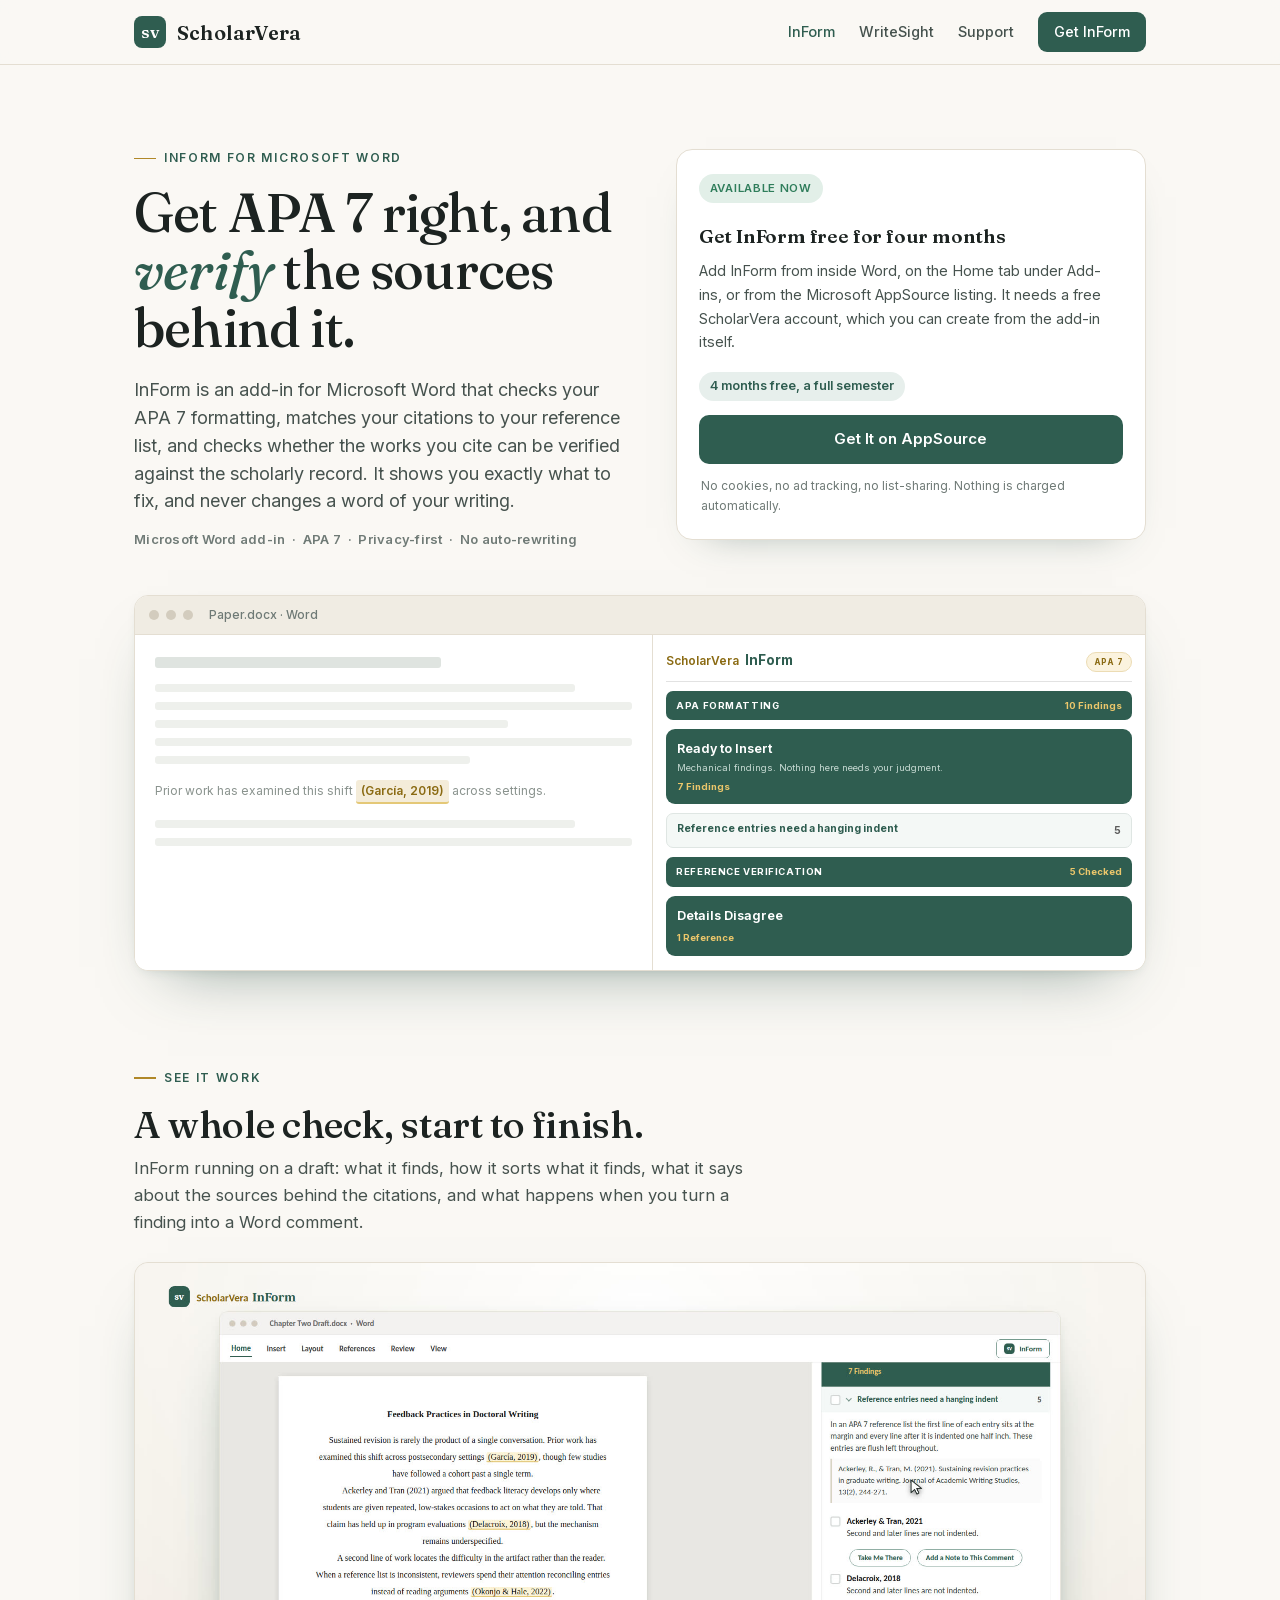
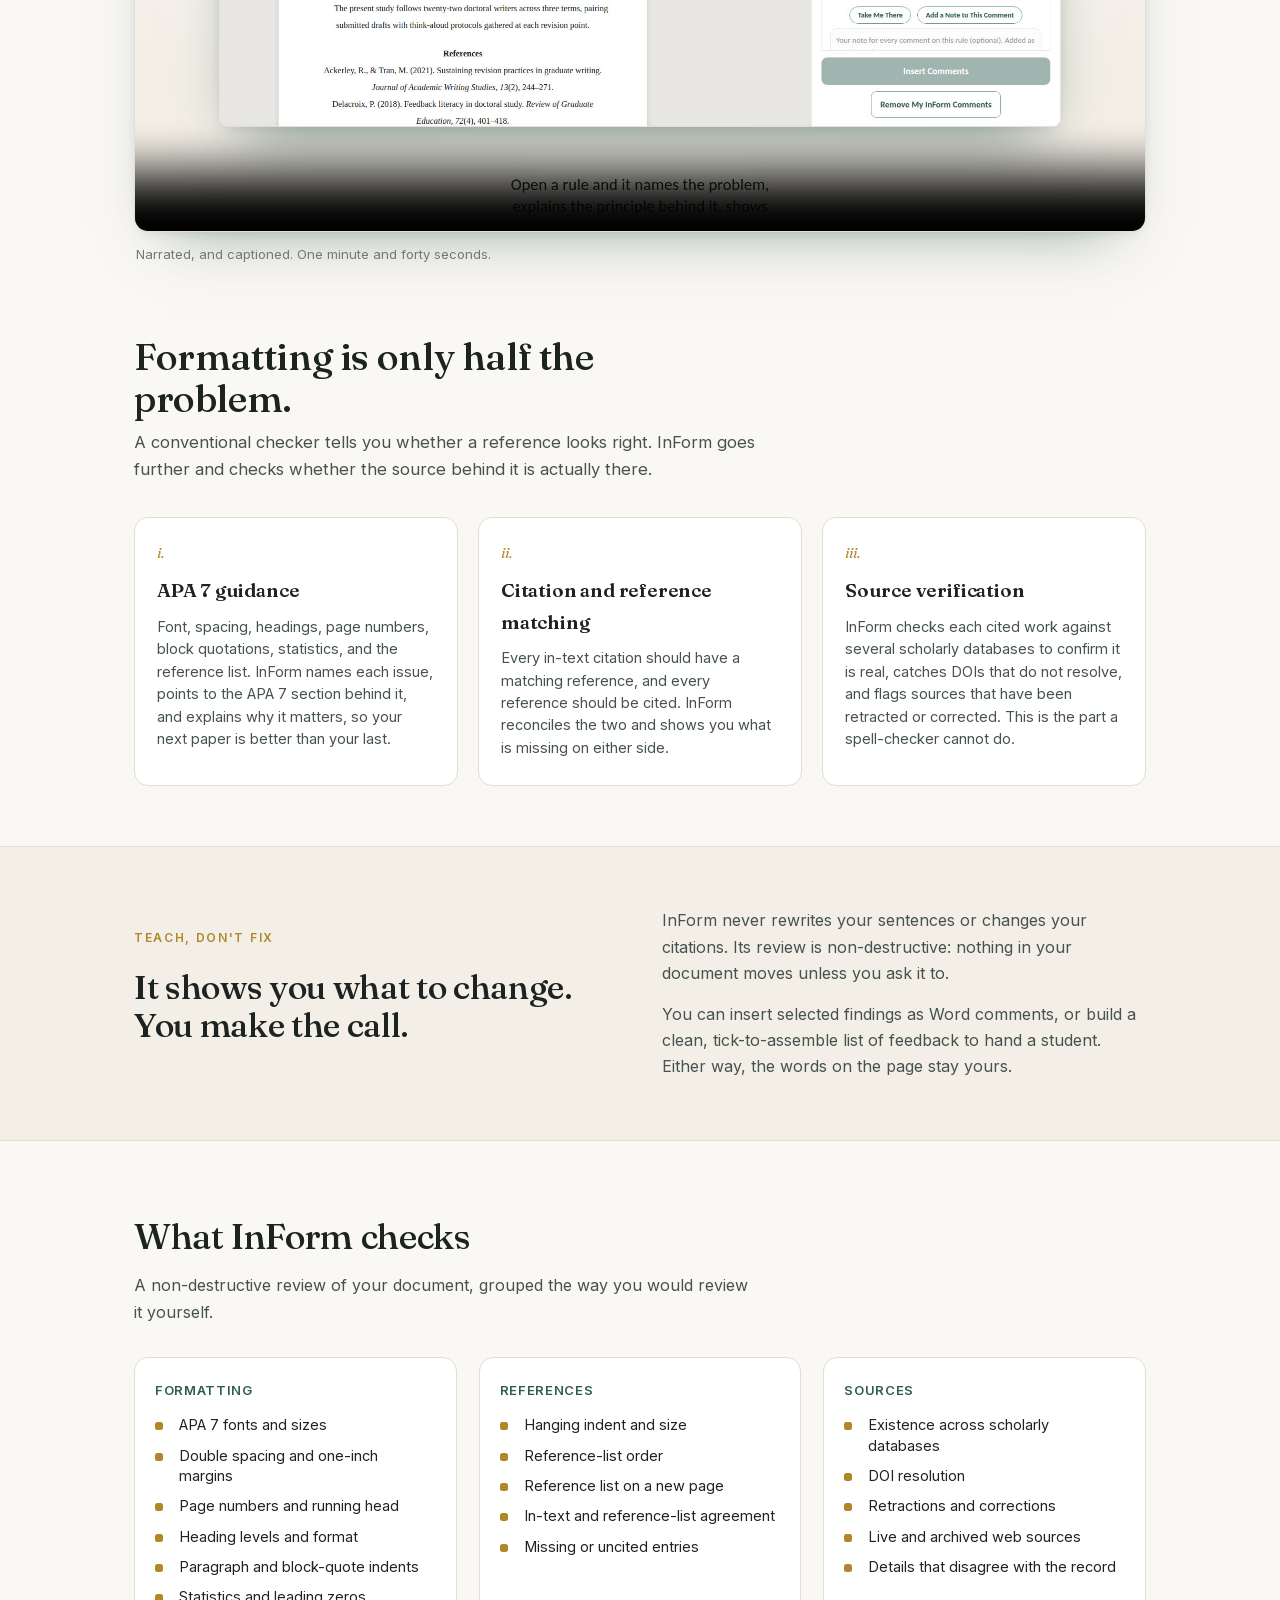
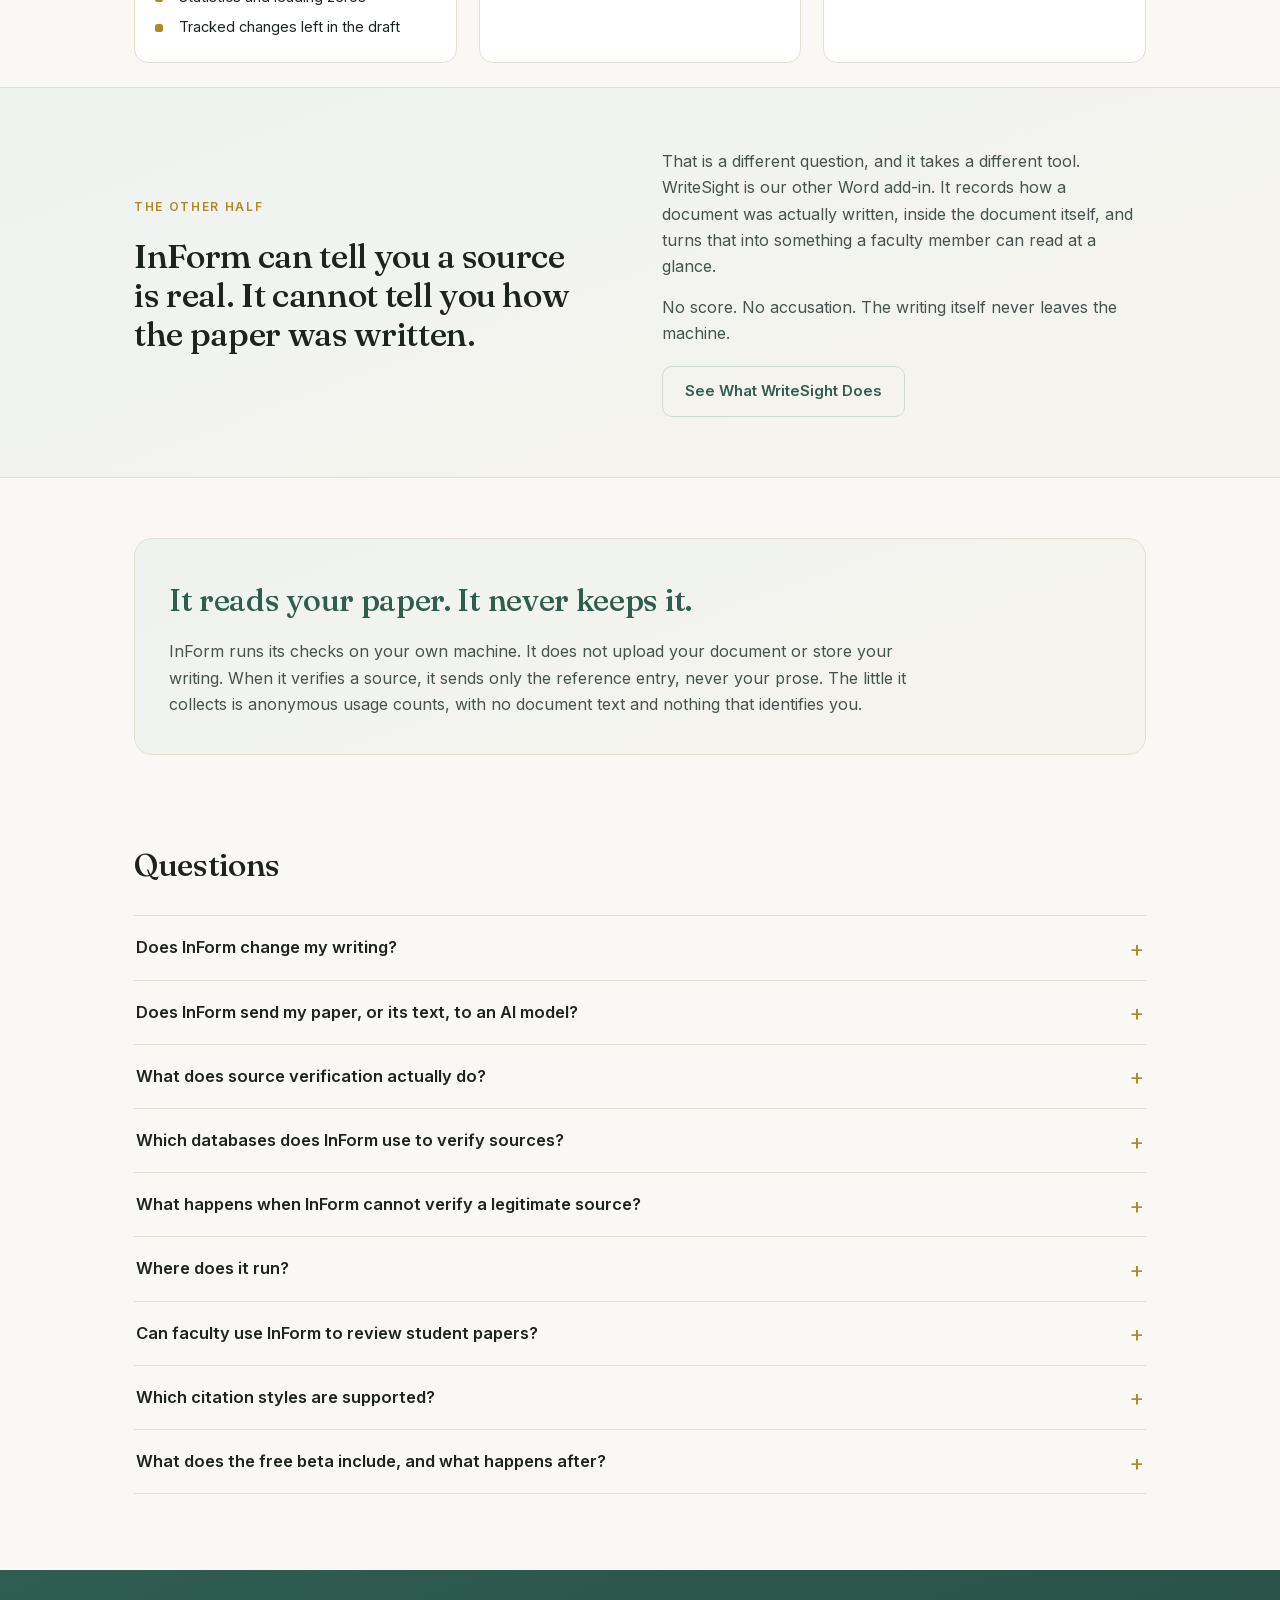
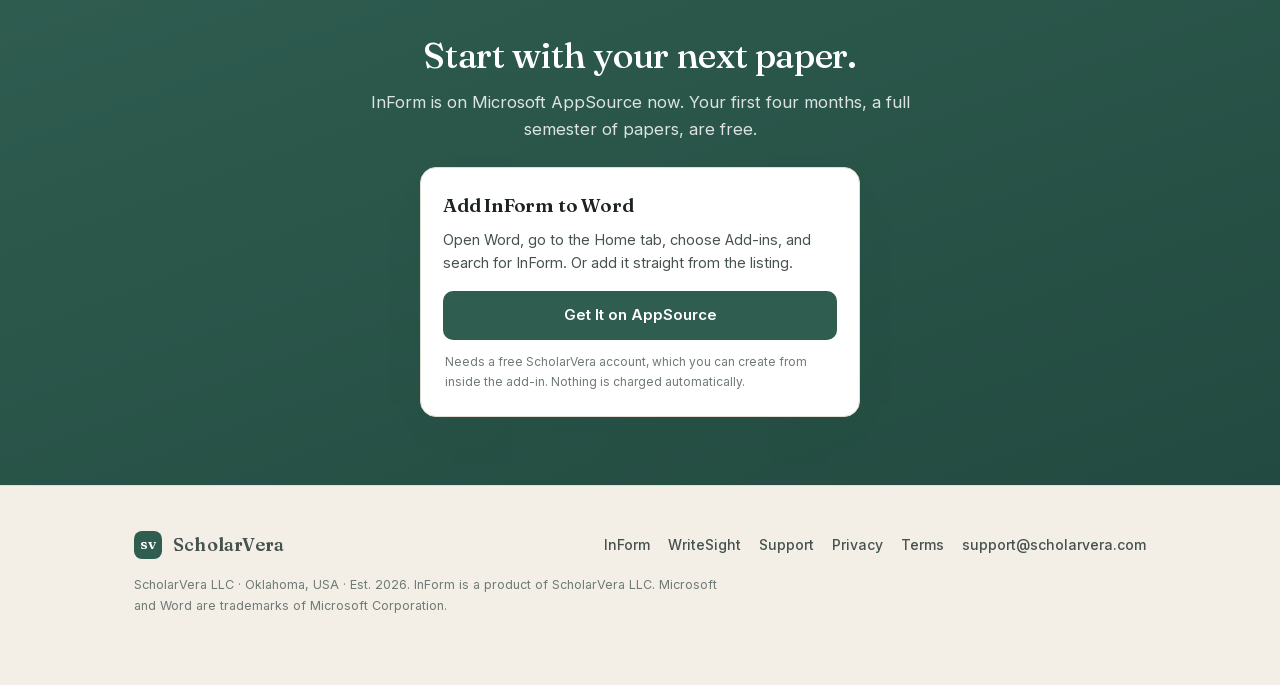
<file: inform.html>
<!DOCTYPE html>
<html lang="en">
<head>
<meta charset="utf-8">
<meta name="viewport" content="width=device-width, initial-scale=1">
<title>InForm: APA 7 checked, sources verified. A Microsoft Word add-in by ScholarVera</title>
<meta name="description" content="InForm is a Microsoft Word add-in that checks your APA 7 formatting, matches citations to your reference list, and checks whether your cited sources can be verified. It shows you exactly what to fix and never changes a word.">
<link rel="icon" type="image/svg+xml" href="favicon.svg">
<link rel="icon" type="image/svg+xml" href="[data-uri]">
<link rel="apple-touch-icon" href="apple-touch-icon.png">
<meta property="og:type" content="website">
<meta property="og:title" content="InForm: APA 7 checked, sources verified">
<meta property="og:description" content="A Microsoft Word add-in that checks APA 7, matches your citations, and verifies the sources behind them. Shows you what to fix, never changes a word.">
<meta property="og:url" content="https://www.scholarvera.com/inform">
<meta name="theme-color" content="#2f5d50">
<link rel="preload" as="font" type="font/woff2" href="/fraunces.42a47e20.woff2" crossorigin>
<link rel="preload" as="font" type="font/woff2" href="/fraunces-italic.d254ed05.woff2" crossorigin>
<link rel="preload" as="font" type="font/woff2" href="/inter.2dd9f002.woff2" crossorigin>
<style>
  /* -------------------------------------------------------------------
     SELF-HOSTED, AND DELIBERATELY font-display:optional.

     The fonts used to come from Google, arriving after the first paint, so
     every page painted once in the fallback and again in Fraunces and Inter.
     The second paint is never identical: letter widths differ, lines rebreak,
     blocks change height, and the page visibly jumped. That was the whole of
     the Cumulative Layout Shift score.

     "optional" gives each face a block period of about 100ms and NO swap
     period. The browser either has the font in time and uses it, or keeps the
     fallback below for that page load and never switches mid-visit. The file
     still caches, so a returning visitor gets the real face.

     Filenames carry a content hash, which is what makes the year-long
     immutable caching in _headers safe. CHANGING A FONT FILE MEANS A NEW HASH
     IN THE NAME, here and in the preload tags above.
     ------------------------------------------------------------------- */
  @font-face{font-family:"Fraunces";src:url("/fraunces.42a47e20.woff2") format("woff2");
    font-weight:100 900;font-style:normal;font-display:optional}
  @font-face{font-family:"Fraunces";src:url("/fraunces-italic.d254ed05.woff2") format("woff2");
    font-weight:100 900;font-style:italic;font-display:optional}
  @font-face{font-family:"Inter";src:url("/inter.2dd9f002.woff2") format("woff2");
    font-weight:100 900;font-style:normal;font-display:optional}

  /* ---------------------------------------------------------------------
     METRIC-MATCHED FALLBACKS.

     The page paints in a fallback font before Fraunces and Inter arrive from
     Google, then swaps. Unadjusted, that swap moves every line, which is what
     Cloudflare reported as a poor Cumulative Layout Shift score. The element it
     named was the hero h1's TEXT node rather than the h1 itself, because
     line-height here is unitless: the box does not move, the baseline inside it
     does.

     These numbers are measured, not estimated. They come from the actual font
     files: average advance width over this site's own copy, plus hhea ascent and
     descent, compared against Times New Roman and Arial. Verified in Chromium at
     390, 768, 1024, 1280 and 1600 pixels wide, where the text lands in exactly
     the same position before and after the swap. Unadjusted it moves 2 to 4px.

     IF FRAUNCES OR INTER IS EVER CHANGED OR RE-SUBSET, RECOMPUTE THESE.
     Wrong numbers here are worse than no numbers at all.
     --------------------------------------------------------------------- */
  @font-face{font-family:"Fraunces Fallback";src:local("Times New Roman"),local("Times");
    size-adjust:117.75%;ascent-override:83.06%;descent-override:21.66%;line-gap-override:0%}
  @font-face{font-family:"Inter Fallback";src:local("Arial"),local("Helvetica Neue"),local("Helvetica");
    size-adjust:107.54%;ascent-override:90.08%;descent-override:22.43%;line-gap-override:0%}

  :root{
    --ink:#1c2321; --ink-soft:#46524e; --ink-faint:#6f7a76;
    --paper:#faf8f4; --paper-2:#f3efe7; --card:#ffffff;
    --teal:#2f5d50; --teal-deep:#234a40; --gold:#b08828; --gold-dk:#8a6a12; --gold-soft:#f4ecd9;
    --line:#e4ded2; --line-soft:#eee9df; --ok:#2f7d5b;
    --maxw:1060px;
  }
  *{box-sizing:border-box}
  html{scroll-behavior:smooth}
  body{margin:0; background:var(--paper); color:var(--ink); font-family:"Inter","Inter Fallback",-apple-system,system-ui,sans-serif; font-size:17px; line-height:1.65; -webkit-font-smoothing:antialiased}
  .wrap{max-width:var(--maxw); margin:0 auto; padding:0 24px}
  a{color:inherit}
  .skip{position:absolute; left:-999px; top:0; background:var(--teal); color:#fff; padding:10px 16px; border-radius:0 0 8px 0; z-index:100}
  .skip:focus{left:0}

  header.site{border-bottom:1px solid var(--line); background:rgba(250,248,244,.85); backdrop-filter:blur(8px); position:sticky; top:0; z-index:10}
  .nav{display:flex; align-items:center; justify-content:space-between; height:64px}
  .brand{display:flex; align-items:center; gap:11px; text-decoration:none; color:var(--ink)}
  .brand .mark{width:32px; height:32px; border-radius:8px; background:var(--teal); color:#fff; display:grid; place-items:center; font-family:"Fraunces","Fraunces Fallback",serif; font-weight:600; font-size:17px; letter-spacing:.5px}
  .brand .name{font-family:"Fraunces","Fraunces Fallback",serif; font-weight:600; font-size:20px; letter-spacing:.2px}
  .nav-links{display:flex; gap:24px; align-items:center}
  .nav-links a{text-decoration:none; color:var(--ink-soft); font-size:14.5px; font-weight:500}
  .nav-links a:hover,.nav-links a[aria-current]{color:var(--teal)}
  .nav-links a.cta{background:var(--teal); color:#fff; padding:8px 16px; border-radius:9px}
  .nav-links a.cta:hover{background:var(--teal-deep); color:#fff}
  @media (max-width:600px){ .nav-links{gap:14px; font-size:13.5px} .nav-links a.plain{display:none} }

  section{scroll-margin-top:80px}
  .kicker{font-size:12px; font-weight:600; letter-spacing:.14em; text-transform:uppercase; color:var(--gold); display:block; margin-bottom:20px}
  .status{display:inline-block; font-size:11.5px; font-weight:600; letter-spacing:.06em; text-transform:uppercase; padding:5px 11px; border-radius:100px; margin-bottom:18px; background:var(--gold-soft); color:var(--gold-dk)}
  .status.live{background:#e2efe8; color:var(--ok)}
  .eyebrow{display:inline-flex; align-items:center; gap:8px; font-size:12px; font-weight:600; letter-spacing:.14em; text-transform:uppercase; color:var(--teal); margin-bottom:16px}
  .eyebrow::before{content:""; width:22px; height:1.5px; background:var(--gold)}

  /* hero */
  .hero{padding:74px 0 30px}
  .hero .inner{display:grid; grid-template-columns:1.05fr 1fr; gap:48px; align-items:center}
  .hero h1{font-family:"Fraunces","Fraunces Fallback",serif; font-weight:500; font-size:clamp(34px,5.2vw,54px); line-height:1.06; letter-spacing:-.015em; margin:0 0 20px}
  .hero h1 em{font-style:italic; color:var(--teal); font-weight:500}
  .hero .lead{font-size:18px; line-height:1.55; color:var(--ink-soft); max-width:35.328em; margin:0 0 14px}
  .hero .metaline{font-size:13px; font-weight:600; letter-spacing:.02em; color:var(--ink-faint); margin:0}
  @media (max-width:860px){ .hero .inner{grid-template-columns:1fr; gap:34px} .hero{padding:52px 0 20px} }

  /* beta / signup card */
  .signup{background:var(--card); border:1px solid var(--line); border-radius:16px; padding:22px 22px 24px; box-shadow:0 18px 40px -30px rgba(35,74,64,.5)}
  .signup .st{font-family:"Fraunces","Fraunces Fallback",serif; font-weight:600; font-size:19px; margin:0 0 6px; letter-spacing:-.01em}
  .signup .sd{font-size:14.5px; color:var(--ink-soft); margin:0 0 16px}
  .signup .free{display:inline-block; background:#e7efec; color:var(--teal); font-weight:600; font-size:12.5px; padding:4px 11px; border-radius:100px; margin-bottom:14px}
  .signup-form{display:flex; gap:9px; flex-wrap:wrap}
  .signup-form input[type=email]{flex:1 1 200px; min-width:0; font:inherit; font-size:15px; padding:12px 14px; border:1.5px solid var(--line); border-radius:10px; background:#fff; color:var(--ink)}
  .signup-form input[type=email]:focus{outline:none; border-color:var(--teal)}
  .hp{position:absolute; left:-9999px; width:1px; height:1px; overflow:hidden}
  .btn{display:inline-block; text-decoration:none; text-align:center; font-family:inherit; font-weight:600; font-size:15px; padding:12px 22px; border-radius:10px; border:0; cursor:pointer; transition:transform .12s ease, background .12s ease}
  .btn:active{transform:translateY(1px)}
  .btn.primary{background:var(--teal); color:#fff}
  .btn.primary:hover{background:var(--teal-deep)}
  .btn.ghost{background:transparent; color:var(--teal); border:1.5px solid #cfd8d3}
  .btn.ghost:hover{border-color:var(--teal); background:#fff}
  .btn.block{display:block; width:100%}
  .signup .msg{font-size:13.5px; margin:12px 2px 0; min-height:1.1em}
  .signup .msg.ok{color:var(--ok)} .signup .msg.err{color:#b0402a}
  .signup .fine{font-size:12px; color:var(--ink-faint); margin:12px 2px 0}

  /* app-window mockup */
  .shot{border:1px solid var(--line); border-radius:14px; overflow:hidden; background:#fff; box-shadow:0 30px 60px -34px rgba(35,74,64,.5), 0 4px 14px -8px rgba(35,74,64,.25)}
  .shot-bar{display:flex; align-items:center; gap:7px; padding:9px 14px; background:#f0ece3; border-bottom:1px solid var(--line)}
  .shot-bar .d{width:10px; height:10px; border-radius:50%; background:#d3ccbe}
  .shot-title{margin-left:9px; font-size:12px; color:var(--ink-faint); font-weight:500}
  .inform-shot{display:grid; grid-template-columns:1.05fr 1fr; min-height:280px}
  .inform-shot .doc{padding:22px 20px; background:#fff}
  .inform-shot .doc .h{height:11px; width:60%; border-radius:3px; background:#dfe4e0; margin:0 0 16px}
  .inform-shot .doc .ln{height:8px; border-radius:3px; background:#eef0ec; margin:0 0 10px}
  .inform-shot .doc .ln.s{width:88%} .inform-shot .doc .ln.x{width:74%}
  .inform-shot .doc .cite{display:inline-block; background:var(--gold-soft); color:var(--gold-dk); border-bottom:2px solid #e4c877; border-radius:3px; padding:1px 5px; font-size:12px; font-weight:600}
  /* The pane mockup mirrors the real add-in: brand line, teal section bars with
     gold counts, confidence doors, and rule rows. Values taken from apa-faculty.html. */
  .inform-shot .pane{background:#fff; border-left:1px solid var(--line); padding:14px 13px; display:flex; flex-direction:column; gap:9px}
  .pane-brand{display:flex; align-items:baseline; gap:6px; padding-bottom:9px; border-bottom:1px solid #e2e2e2}
  .pane-brand .b1{font-size:12px; font-weight:600; color:var(--gold-dk)}
  .pane-brand .b2{font-size:13.5px; font-weight:700; color:var(--teal); flex:1}
  .pane-brand .b3{white-space:nowrap; font-size:8.5px; font-weight:700; letter-spacing:.08em; text-transform:uppercase; color:#8a6a12; background:#fbf3de; border:1px solid #ecdcb4; border-radius:100px; padding:2px 7px}
  .sectbar{display:flex; align-items:center; gap:8px; background:var(--teal); border-radius:7px; padding:7px 10px}
  .sectbar span{flex:1; white-space:nowrap; font-size:9.5px; font-weight:700; letter-spacing:.06em; text-transform:uppercase; color:#fff}
  .sectbar b{font-size:9.5px; font-weight:700; color:#ecc76b}
  .doorcard{background:var(--teal); border-radius:9px; padding:10px 11px}
  .doorcard .dt{font-size:12.5px; font-weight:650; color:#fff}
  .doorcard .db{font-size:9.5px; color:#c5d8d1; line-height:1.35; margin-top:2px}
  .doorcard .di{font-size:9.5px; font-weight:700; color:#ecc76b; margin-top:4px}
  .rulerowm{display:flex; align-items:flex-start; gap:8px; background:#f4f8f6; border:1px solid #dfe6e3; border-radius:7px; padding:8px 10px}
  .rulerowm span{flex:1; font-size:10.5px; font-weight:700; color:var(--teal); line-height:1.35}
  .rulerowm b{font-size:10px; font-weight:700; color:#5c5c5c}

  /* demo video */
  .demo{padding:58px 0 6px}
  .demo h2{font-family:"Fraunces","Fraunces Fallback",serif; font-weight:500; font-size:clamp(26px,4vw,38px); line-height:1.12; letter-spacing:-.01em; margin:0 0 8px}
  .demo .sub{color:var(--ink-soft); font-size:16.5px; max-width:39.113em; margin:0 0 26px}
  .videoframe{border:1px solid var(--line); border-radius:14px; overflow:hidden; background:#efece5; line-height:0;
    box-shadow:0 30px 60px -34px rgba(35,74,64,.5), 0 4px 14px -8px rgba(35,74,64,.25)}
  .videoframe video{display:block; width:100%; height:auto}
  .demo .fine2{font-size:13px; color:var(--ink-faint); margin:12px 2px 0}

  /* capabilities */
  .caps{padding:64px 0 20px}
  .caps h2{font-family:"Fraunces","Fraunces Fallback",serif; font-weight:500; font-size:clamp(26px,4vw,38px); line-height:1.12; letter-spacing:-.01em; margin:0 0 8px; max-width:13.16em}
  .caps .sub{color:var(--ink-soft); font-size:16.5px; max-width:37.852em; margin:0 0 34px}
  .capgrid{display:grid; grid-template-columns:repeat(3,1fr); gap:20px}
  .cap{background:var(--card); border:1px solid var(--line); border-radius:14px; padding:24px 22px 26px}
  .cap .cn{font-family:"Fraunces","Fraunces Fallback",serif; font-style:italic; font-size:14px; color:var(--gold); margin-bottom:10px}
  .cap h3{font-family:"Fraunces","Fraunces Fallback",serif; font-weight:600; font-size:19px; margin:0 0 9px; letter-spacing:-.01em}
  .cap p{font-size:14.5px; margin:0; color:var(--ink-soft); line-height:1.55}
  @media (max-width:760px){ .capgrid{grid-template-columns:1fr} }

  /* split band */
  .band{padding:60px 0; border-top:1px solid var(--line); margin-top:40px; background:var(--paper-2); border-bottom:1px solid var(--line)}
  .band .inner{display:grid; grid-template-columns:1fr 1fr; gap:44px; align-items:center}
  .band h2{font-family:"Fraunces","Fraunces Fallback",serif; font-weight:500; font-size:clamp(25px,3.6vw,34px); line-height:1.14; letter-spacing:-.01em; margin:0 0 14px}
  .band p{font-size:16px; color:var(--ink-soft); margin:0 0 14px}
  .band p:last-child{margin-bottom:0}
  /* the second band, which hands the reader to WriteSight */
  .band.bridge{margin-top:0; background:linear-gradient(160deg,#eef3f0,#f7f4ee)}
  .band.bridge h2{max-width:13.17em}
  @media (max-width:800px){ .band .inner{grid-template-columns:1fr; gap:22px} }

  /* checks list */
  .checks{padding:66px 0 24px}
  .checks h2{font-family:"Fraunces","Fraunces Fallback",serif; font-weight:500; font-size:clamp(26px,4vw,36px); margin:0 0 6px; letter-spacing:-.01em}
  .checks .sub{color:var(--ink-soft); font-size:16px; margin:0 0 32px; max-width:39.113em}
  .checkcols{display:grid; grid-template-columns:repeat(3,1fr); gap:22px}
  .chk{background:var(--card); border:1px solid var(--line); border-radius:14px; padding:22px 20px 24px}
  .chk h3{font-size:13px; font-weight:600; letter-spacing:.05em; text-transform:uppercase; color:var(--teal); margin:0 0 14px}
  .chk ul{list-style:none; margin:0; padding:0; display:grid; gap:10px}
  .chk li{position:relative; padding-left:24px; font-size:14.5px; color:var(--ink); line-height:1.4}
  .chk li::before{content:""; position:absolute; left:0; top:7px; width:8px; height:8px; border-radius:2.5px; background:var(--gold)}
  @media (max-width:800px){ .checkcols{grid-template-columns:1fr} }

  /* privacy strip */
  .privacy{padding:60px 0 24px}
  .privacy .box{background:linear-gradient(160deg,#eef3f0,#f7f4ee); border:1px solid var(--line); border-radius:18px; padding:36px 34px}
  .privacy h2{font-family:"Fraunces","Fraunces Fallback",serif; font-weight:500; font-size:clamp(23px,3.4vw,31px); color:var(--teal); margin:0 0 12px; letter-spacing:-.01em}
  .privacy p{font-size:16px; color:var(--ink-soft); margin:0; max-width:46.684em}

  /* faq */
  .faq{padding:60px 0 20px}
  .faq h2{font-family:"Fraunces","Fraunces Fallback",serif; font-weight:500; font-size:clamp(24px,3.6vw,32px); margin:0 0 24px; letter-spacing:-.01em}
  .faq details{border-top:1px solid var(--line); padding:18px 2px}
  .faq details:last-of-type{border-bottom:1px solid var(--line)}
  .faq summary{font-weight:600; font-size:16.5px; cursor:pointer; list-style:none; display:flex; justify-content:space-between; align-items:center; gap:16px}
  .faq summary::-webkit-details-marker{display:none}
  .faq summary::after{content:"+"; color:var(--gold); font-size:22px; font-weight:400; line-height:1}
  .faq details[open] summary::after{content:"\2212"}
  .faq details p{margin:12px 0 0; color:var(--ink-soft); font-size:15.5px; max-width:46.684em}

  /* final cta */
  .finalcta{margin-top:56px; background:linear-gradient(160deg,var(--teal),var(--teal-deep)); color:#fff}
  .finalcta .in{padding:64px 0 68px; text-align:center}
  .finalcta h2{font-family:"Fraunces","Fraunces Fallback",serif; font-weight:500; font-size:clamp(25px,3.8vw,36px); line-height:1.18; margin:0 auto 12px; max-width:14.487em; color:#fff; letter-spacing:-.01em}
  .finalcta p{color:rgba(255,255,255,.84); font-size:16.5px; max-width:32.805em; margin:0 auto 24px}
  .finalcta .signup{max-width:440px; margin:0 auto; text-align:left; color:var(--ink)}

  footer.site{border-top:1px solid var(--line); padding:44px 0 56px; color:var(--ink-faint); font-size:14px; background:var(--paper-2); margin-top:0}
  .foot-row{display:flex; flex-wrap:wrap; gap:14px 22px; align-items:center; justify-content:space-between}
  .foot-links{display:flex; gap:18px; flex-wrap:wrap}
  .foot-links a{color:var(--ink-soft); text-decoration:none; font-weight:500}
  .foot-links a:hover{color:var(--teal)}
  .foot-note{margin-top:16px; font-size:12.5px; color:var(--ink-faint); max-width:46.684em}

  :focus-visible{outline:2px solid var(--teal); outline-offset:3px; border-radius:3px}
  @media (prefers-reduced-motion:reduce){html{scroll-behavior:auto}}
</style>
</head>
<body>
<a class="skip" href="#main">Skip to content</a>
<header class="site">
  <div class="wrap nav">
    <a class="brand" href="/"><span class="mark" aria-hidden="true">sv</span><span class="name">ScholarVera</span></a>
    <nav class="nav-links" aria-label="Primary">
      <a class="plain" href="/inform" aria-current="page">InForm</a>
      <a class="plain" href="/writesight">WriteSight</a>
      <a class="plain" href="/support">Support</a>
      <a class="cta" href="https://marketplace.microsoft.com/en-us/product/office/WA200011804">Get InForm</a>
    </nav>
  </div>
</header>

<main id="main">
  <!-- HERO -->
  <section class="hero">
    <div class="wrap inner">
      <div class="copy">
        <span class="eyebrow">InForm for Microsoft Word</span>
        <h1>Get APA&nbsp;7 right, and <em>verify</em> the sources behind it.</h1>
        <p class="lead">InForm is an add-in for Microsoft Word that checks your APA&nbsp;7 formatting, matches your citations to your reference list, and checks whether the works you cite can be verified against the scholarly record. It shows you exactly what to fix, and never changes a word of your writing.</p>
        <p class="metaline">Microsoft Word add-in &nbsp;&middot;&nbsp; APA&nbsp;7 &nbsp;&middot;&nbsp; Privacy-first &nbsp;&middot;&nbsp; No auto-rewriting</p>
      </div>

      <!-- LIVE ON APPSOURCE since 2026-08-21. Listing: WA200011804 -->
      <div class="signup" id="get-updates">
        <span class="status live">Available now</span>
        <div class="st">Get InForm free for four months</div>
        <p class="sd">Add InForm from inside Word, on the Home tab under Add-ins, or from the Microsoft AppSource listing. It needs a free ScholarVera account, which you can create from the add-in itself.</p>
        <span class="free">4 months free, a full semester</span>
        <a class="btn primary block" href="https://marketplace.microsoft.com/en-us/product/office/WA200011804">Get It on AppSource</a>
        <p class="fine">No cookies, no ad tracking, no list-sharing. Nothing is charged automatically.</p>
      </div>
    </div>

    <div class="wrap" style="margin-top:44px">
      <div class="shot" role="img" aria-label="The InForm task pane inside Microsoft Word, showing findings grouped by how certain they are under a Ready to Insert heading, and a Reference Verification section reporting five references checked.">
        <div class="shot-bar"><span class="d"></span><span class="d"></span><span class="d"></span><span class="shot-title">Paper.docx &middot; Word</span></div>
        <div class="inform-shot">
          <div class="doc">
            <div class="h"></div>
            <div class="ln s"></div><div class="ln"></div><div class="ln x"></div>
            <div class="ln"></div><div class="ln" style="width:66%; margin-bottom:16px"></div>
            <div style="font-size:12px; color:#8a938e; line-height:1.7">Prior work has examined this shift <span class="cite">(Garc&iacute;a, 2019)</span> across settings.</div>
            <div class="ln s" style="margin-top:16px"></div><div class="ln"></div>
          </div>
            <div class="pane">
              <div class="pane-brand"><span class="b1">ScholarVera</span><span class="b2">InForm</span><span class="b3">APA 7</span></div>
              <div class="sectbar"><span>APA Formatting</span><b>10 Findings</b></div>
              <div class="doorcard">
                <div class="dt">Ready to Insert</div>
                <div class="db">Mechanical findings. Nothing here needs your judgment.</div>
                <div class="di">7 Findings</div>
              </div>
              <div class="rulerowm"><span>Reference entries need a hanging indent</span><b>5</b></div>
              <div class="sectbar"><span>Reference Verification</span><b>5 Checked</b></div>
              <div class="doorcard">
                <div class="dt">Details Disagree</div>
                <div class="di">1 Reference</div>
              </div>
            </div>
          </div>
        </div>
      </div>
    </div>
  </section>

  <!-- DEMO VIDEO -->
  <section class="demo" id="demo">
    <div class="wrap">
      <span class="eyebrow">See it work</span>
      <h2>A whole check, start to finish.</h2>
      <p class="sub">InForm running on a draft: what it finds, how it sorts what it finds, what it says about the
        sources behind the citations, and what happens when you turn a finding into a Word comment.</p>
      <div class="videoframe">
        <video controls preload="none" playsinline poster="inform-demo-poster.jpg"
               width="1920" height="1080"
               aria-label="A demonstration of InForm checking an APA 7 paper inside Microsoft Word.">
          <source src="inform-demo.mp4" type="video/mp4">
          <track kind="captions" src="inform-demo.vtt" srclang="en" label="English" default>
          <p style="line-height:1.6; padding:20px">Your browser cannot play this video.
            <a href="inform-demo.mp4">Download it instead.</a></p>
        </video>
      </div>
      <p class="fine2">Narrated, and captioned. One minute and forty seconds.</p>
    </div>
  </section>

  <!-- CAPABILITIES -->
  <section class="caps">
    <div class="wrap">
      <h2>Formatting is only half the problem.</h2>
      <p class="sub">A conventional checker tells you whether a reference looks right. InForm goes further and checks whether the source behind it is actually there.</p>
      <div class="capgrid">
        <div class="cap">
          <div class="cn">i.</div>
          <h3>APA&nbsp;7 guidance</h3>
          <p>Font, spacing, headings, page numbers, block quotations, statistics, and the reference list. InForm names each issue, points to the APA&nbsp;7 section behind it, and explains why it matters, so your next paper is better than your last.</p>
        </div>
        <div class="cap">
          <div class="cn">ii.</div>
          <h3>Citation and reference matching</h3>
          <p>Every in-text citation should have a matching reference, and every reference should be cited. InForm reconciles the two and shows you what is missing on either side.</p>
        </div>
        <div class="cap">
          <div class="cn">iii.</div>
          <h3>Source verification</h3>
          <p>InForm checks each cited work against several scholarly databases to confirm it is real, catches DOIs that do not resolve, and flags sources that have been retracted or corrected. This is the part a spell-checker cannot do.</p>
        </div>
      </div>
    </div>
  </section>

  <!-- TEACH DON'T FIX -->
  <section class="band">
    <div class="wrap inner">
      <div>
        <span class="kicker">Teach, don't fix</span>
        <h2>It shows you what to change. You make the call.</h2>
      </div>
      <div>
        <p>InForm never rewrites your sentences or changes your citations. Its review is non-destructive: nothing in your document moves unless you ask it to.</p>
        <p>You can insert selected findings as Word comments, or build a clean, tick-to-assemble list of feedback to hand a student. Either way, the words on the page stay yours.</p>
      </div>
    </div>
  </section>

  <!-- WHAT IT CHECKS -->
  <section class="checks">
    <div class="wrap">
      <h2>What InForm checks</h2>
      <p class="sub">A non-destructive review of your document, grouped the way you would review it yourself.</p>
      <div class="checkcols">
        <div class="chk">
          <h3>Formatting</h3>
          <ul>
            <li>APA&nbsp;7 fonts and sizes</li>
            <li>Double spacing and one-inch margins</li>
            <li>Page numbers and running head</li>
            <li>Heading levels and format</li>
            <li>Paragraph and block-quote indents</li>
            <li>Statistics and leading zeros</li>
            <li>Tracked changes left in the draft</li>
          </ul>
        </div>
        <div class="chk">
          <h3>References</h3>
          <ul>
            <li>Hanging indent and size</li>
            <li>Reference-list order</li>
            <li>Reference list on a new page</li>
            <li>In-text and reference-list agreement</li>
            <li>Missing or uncited entries</li>
          </ul>
        </div>
        <div class="chk">
          <h3>Sources</h3>
          <ul>
            <li>Existence across scholarly databases</li>
            <li>DOI resolution</li>
            <li>Retractions and corrections</li>
            <li>Live and archived web sources</li>
            <li>Details that disagree with the record</li>
          </ul>
        </div>
      </div>
    </div>
  </section>

  <!-- BRIDGE TO WRITESIGHT -->
  <section class="band bridge">
    <div class="wrap inner">
      <div>
        <span class="kicker">The other half</span>
        <h2>InForm can tell you a source is real. It cannot tell you how the paper was written.</h2>
      </div>
      <div>
        <p>That is a different question, and it takes a different tool. WriteSight is our other Word add-in.
          It records how a document was actually written, inside the document itself, and turns that into
          something a faculty member can read at a glance.</p>
        <p>No score. No accusation. The writing itself never leaves the machine.</p>
        <p style="margin-top:20px"><a class="btn ghost" href="/writesight">See What WriteSight Does</a></p>
      </div>
    </div>
  </section>

  <!-- PRIVACY -->
  <section class="privacy">
    <div class="wrap">
      <div class="box">
        <h2>It reads your paper. It never keeps it.</h2>
        <p>InForm runs its checks on your own machine. It does not upload your document or store your writing. When it verifies a source, it sends only the reference entry, never your prose. The little it collects is anonymous usage counts, with no document text and nothing that identifies you.</p>
      </div>
    </div>
  </section>

  <!-- FAQ -->
  <section class="faq">
    <div class="wrap">
      <h2>Questions</h2>
      <details>
        <summary>Does InForm change my writing?</summary>
        <p>No. InForm never changes your writing. Its review is non-destructive: it marks what needs attention and explains why, and the only thing it ever adds to your document is a comment, and only when you choose. It never rewrites a sentence or auto-corrects a citation.</p>
      </details>
      <details>
        <summary>Does InForm send my paper, or its text, to an AI model?</summary>
        <p>No. The formatting checks run on your own machine, and source verification is done by looking references up in bibliographic databases, not by an AI model. Your prose is never sent anywhere. Only the reference entry itself leaves your machine, and only to confirm the work exists.</p>
      </details>
      <details>
        <summary>What does source verification actually do?</summary>
        <p>For each work you cite, InForm looks it up across several scholarly databases and resolvers to confirm the source exists, checks whether a cited DOI resolves, flags works that have been retracted or corrected, and notes details that disagree with the authoritative record. It reconciles more than one source before drawing a conclusion.</p>
      </details>
      <details>
        <summary>Which databases does InForm use to verify sources?</summary>
        <p>Depending on the kind of work, InForm consults Crossref, OpenAlex, ERIC, Google Books, and Open Library, resolves DOIs directly, checks retraction and correction records, and for web sources checks the live page and web archives. Books are checked against book catalogues, journal articles against article indexes.</p>
      </details>
      <details>
        <summary>What happens when InForm cannot verify a legitimate source?</summary>
        <p>It says so plainly. Some legitimate works are hard to confirm automatically, such as unusual books, gray literature, older material, or local documents. In those cases InForm reports that it could not verify the source rather than claiming it is fake. It treats "cannot verify" and "does not exist" as different things, so an inability to verify is not presented as proof a source is fake.</p>
      </details>
      <details>
        <summary>Where does it run?</summary>
        <p>Inside Microsoft Word, as an add-in, on Windows, Mac, and Word on the web. The formatting checks run on your own machine; only source verification reaches out, and only with the reference entry, never your prose.</p>
      </details>
      <details>
        <summary>Can faculty use InForm to review student papers?</summary>
        <p>Yes. InForm works on your own writing and also gives an instructor a review surface for reading a student's paper, where findings and source checks can be turned into comments or a feedback list. The judgment always stays with the reviewer.</p>
      </details>
      <details>
        <summary>Which citation styles are supported?</summary>
        <p>APA&nbsp;7 today. Support for additional styles is planned, and beta participants help decide what comes next.</p>
      </details>
      <details>
        <summary>What does the free beta include, and what happens after?</summary>
        <p>Full use of InForm for your first four months at no cost, which covers a full semester of papers, with a direct line to shape the product. Pricing after the beta has not been set yet and will be shared before your free period ends. Nothing is charged automatically.</p>
      </details>
    </div>
  </section>

  <!-- FINAL CTA -->
  <section class="finalcta">
    <div class="wrap in">
      <h2>Start with your next paper.</h2>
      <p>InForm is on Microsoft AppSource now. Your first four months, a full semester of papers, are free.</p>
      <div class="signup">
        <div class="st">Add InForm to Word</div>
        <p class="sd">Open Word, go to the Home tab, choose Add-ins, and search for InForm. Or add it straight from the listing.</p>
        <a class="btn primary block" href="https://marketplace.microsoft.com/en-us/product/office/WA200011804">Get It on AppSource</a>
        <p class="fine">Needs a free ScholarVera account, which you can create from inside the add-in. Nothing is charged automatically.</p>
      </div>
    </div>
  </section>
</main>

<footer class="site">
  <div class="wrap">
    <div class="foot-row">
      <a class="brand" href="/" style="color:var(--ink-soft)">
        <span class="mark" style="width:28px;height:28px;font-size:15px" aria-hidden="true">sv</span>
        <span class="name" style="font-size:18px">ScholarVera</span>
      </a>
      <div class="foot-links">
        <a href="/inform">InForm</a>
        <a href="/writesight">WriteSight</a>
        <a href="/support">Support</a>
        <a href="/privacy">Privacy</a>
        <a href="/eula">Terms</a>
        <a href="mailto:support@scholarvera.com">support@scholarvera.com</a>
      </div>
    </div>
    <p class="foot-note">ScholarVera LLC &middot; Oklahoma, USA &middot; Est. 2026. InForm is a product of ScholarVera LLC. Microsoft and Word are trademarks of Microsoft Corporation.</p>
  </div>
</footer>

<!-- The cookieless signup script was removed with the waitlist forms on 2026-08-24.
     The identical block still lives in writesight.html, which still uses the form. -->
</body>
</html>
</file>
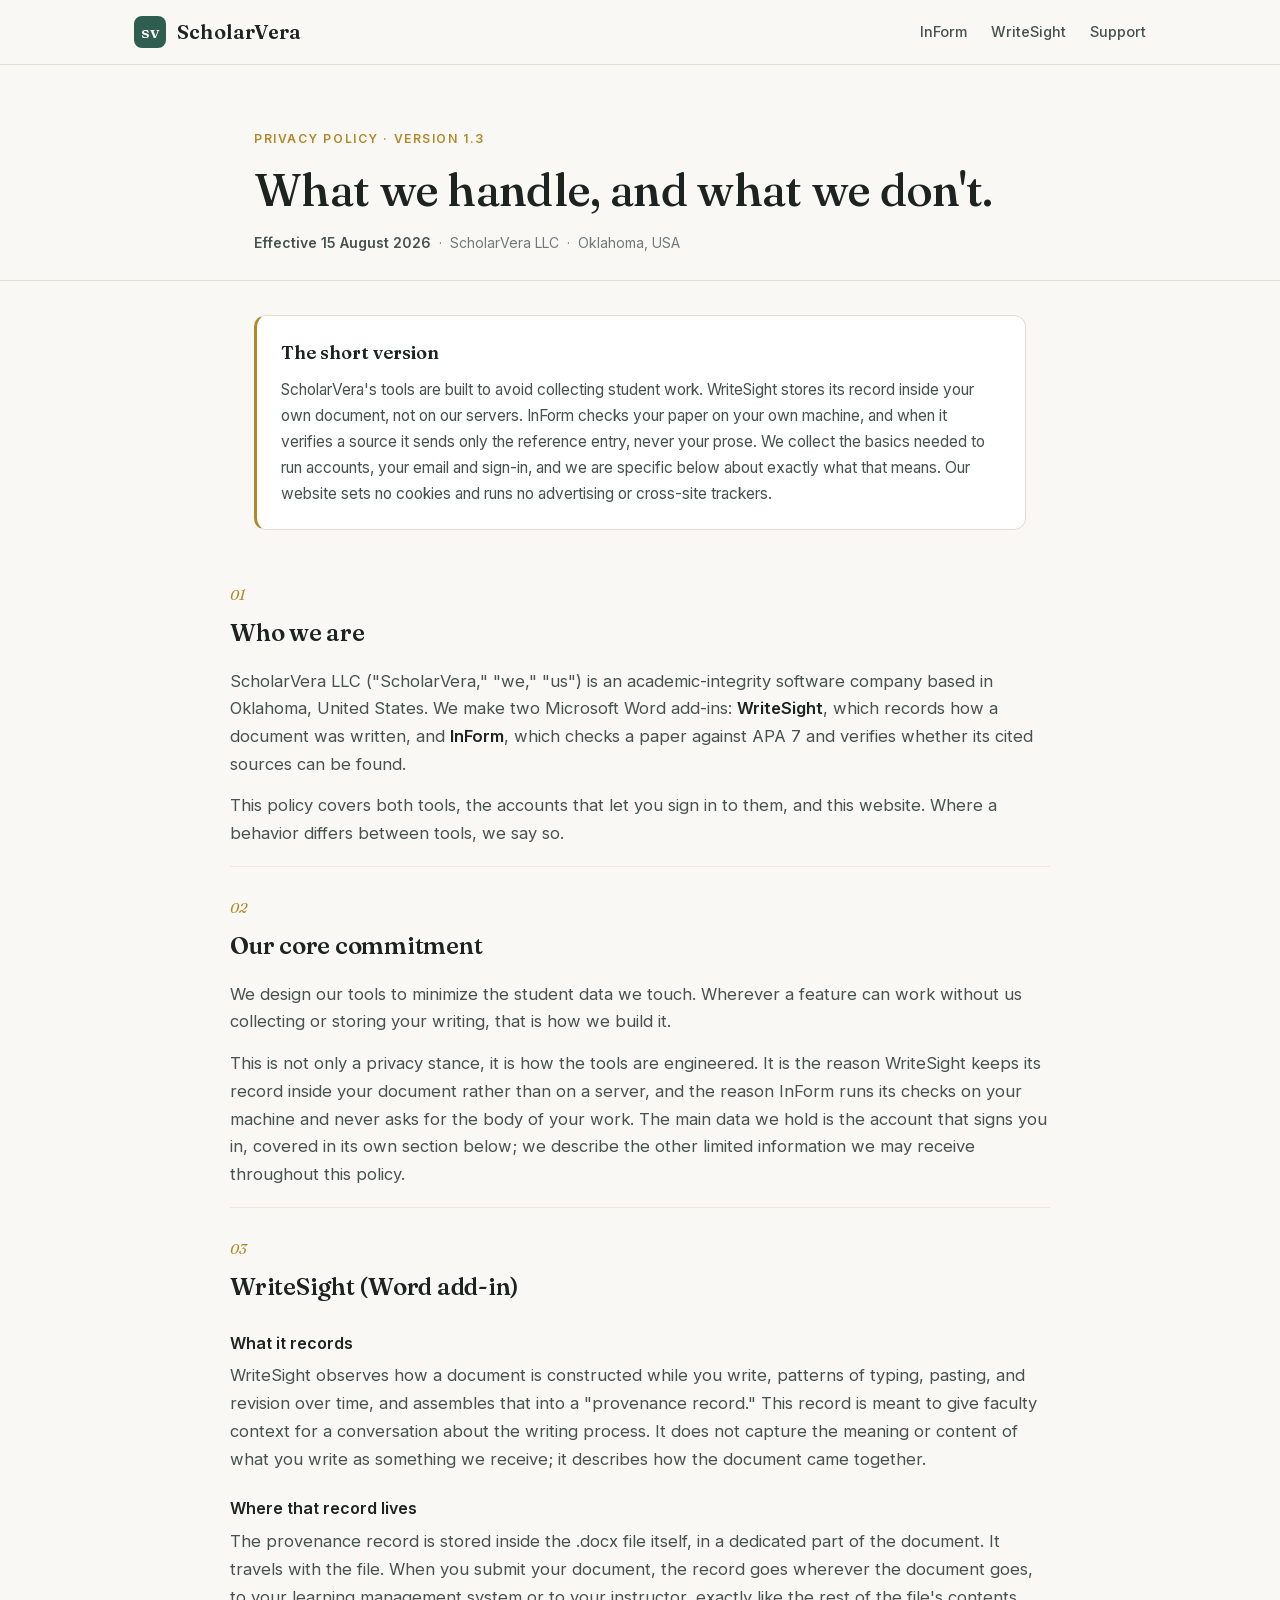
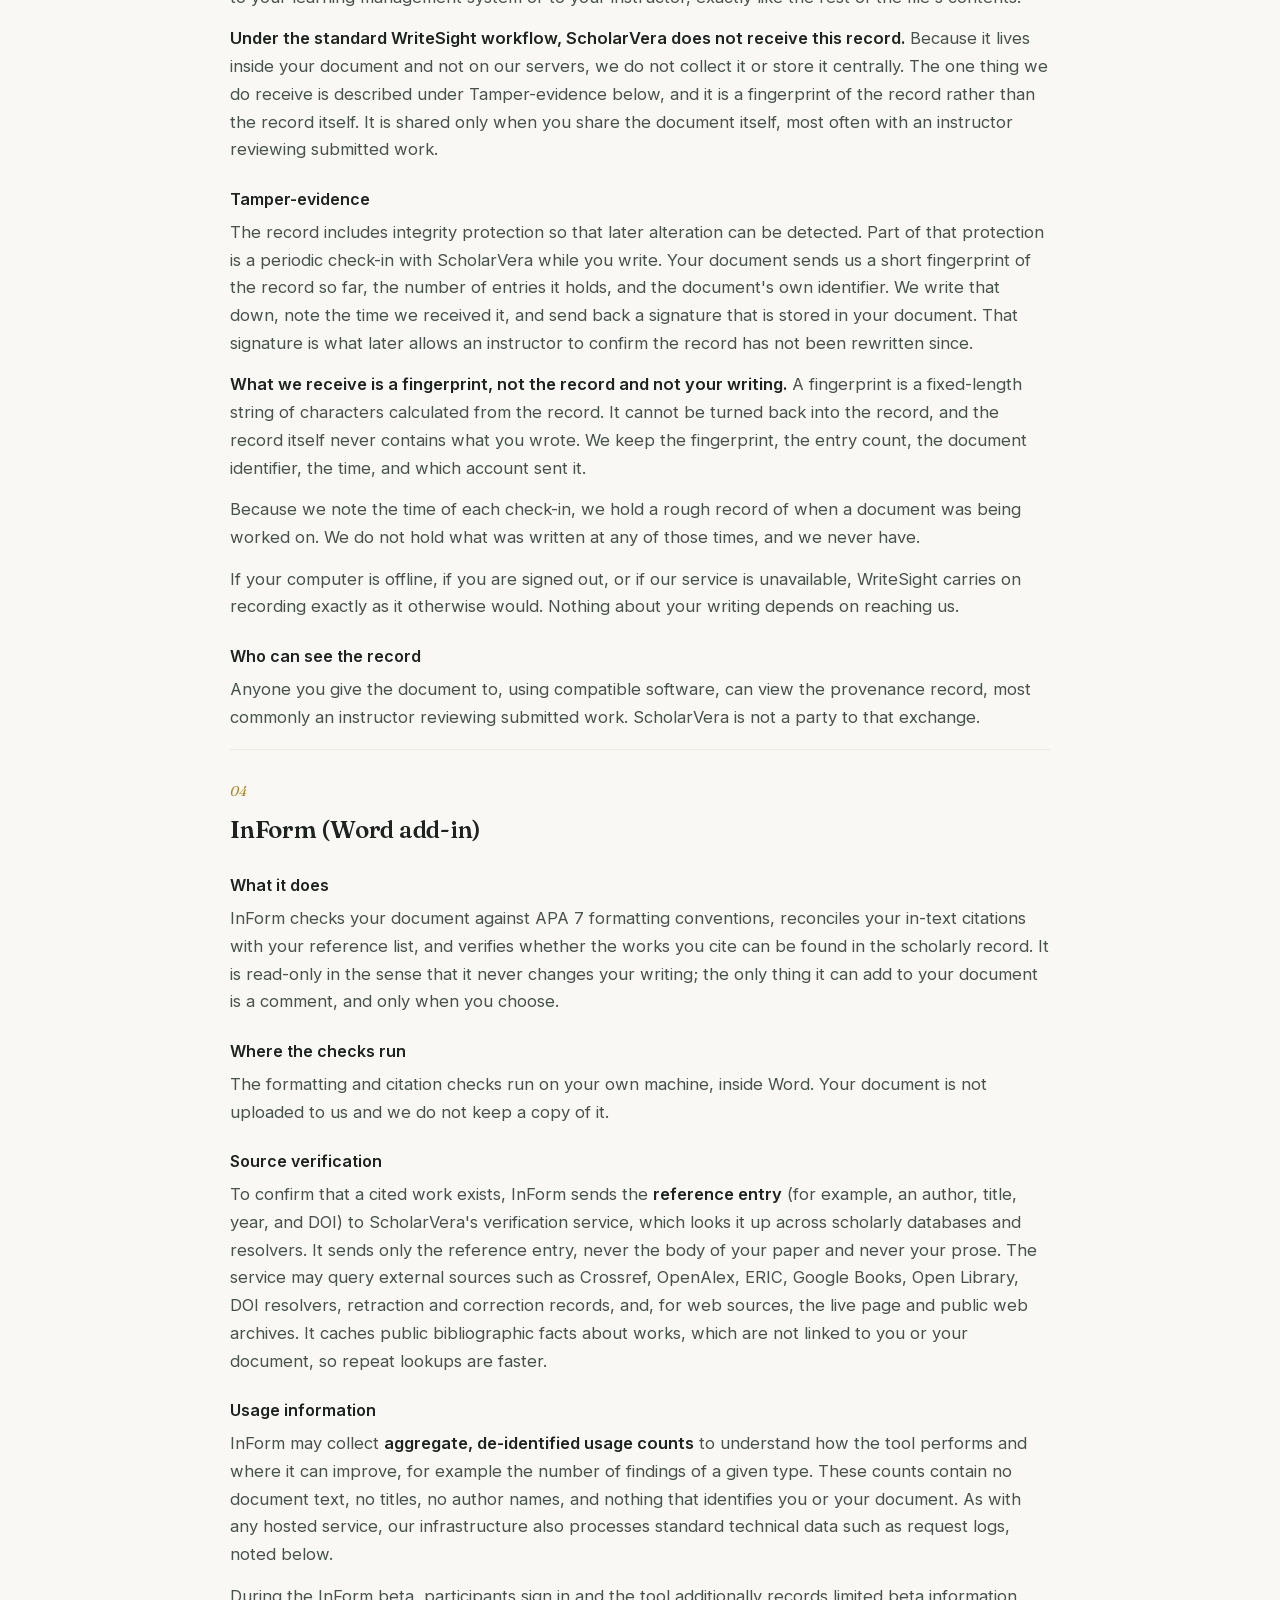
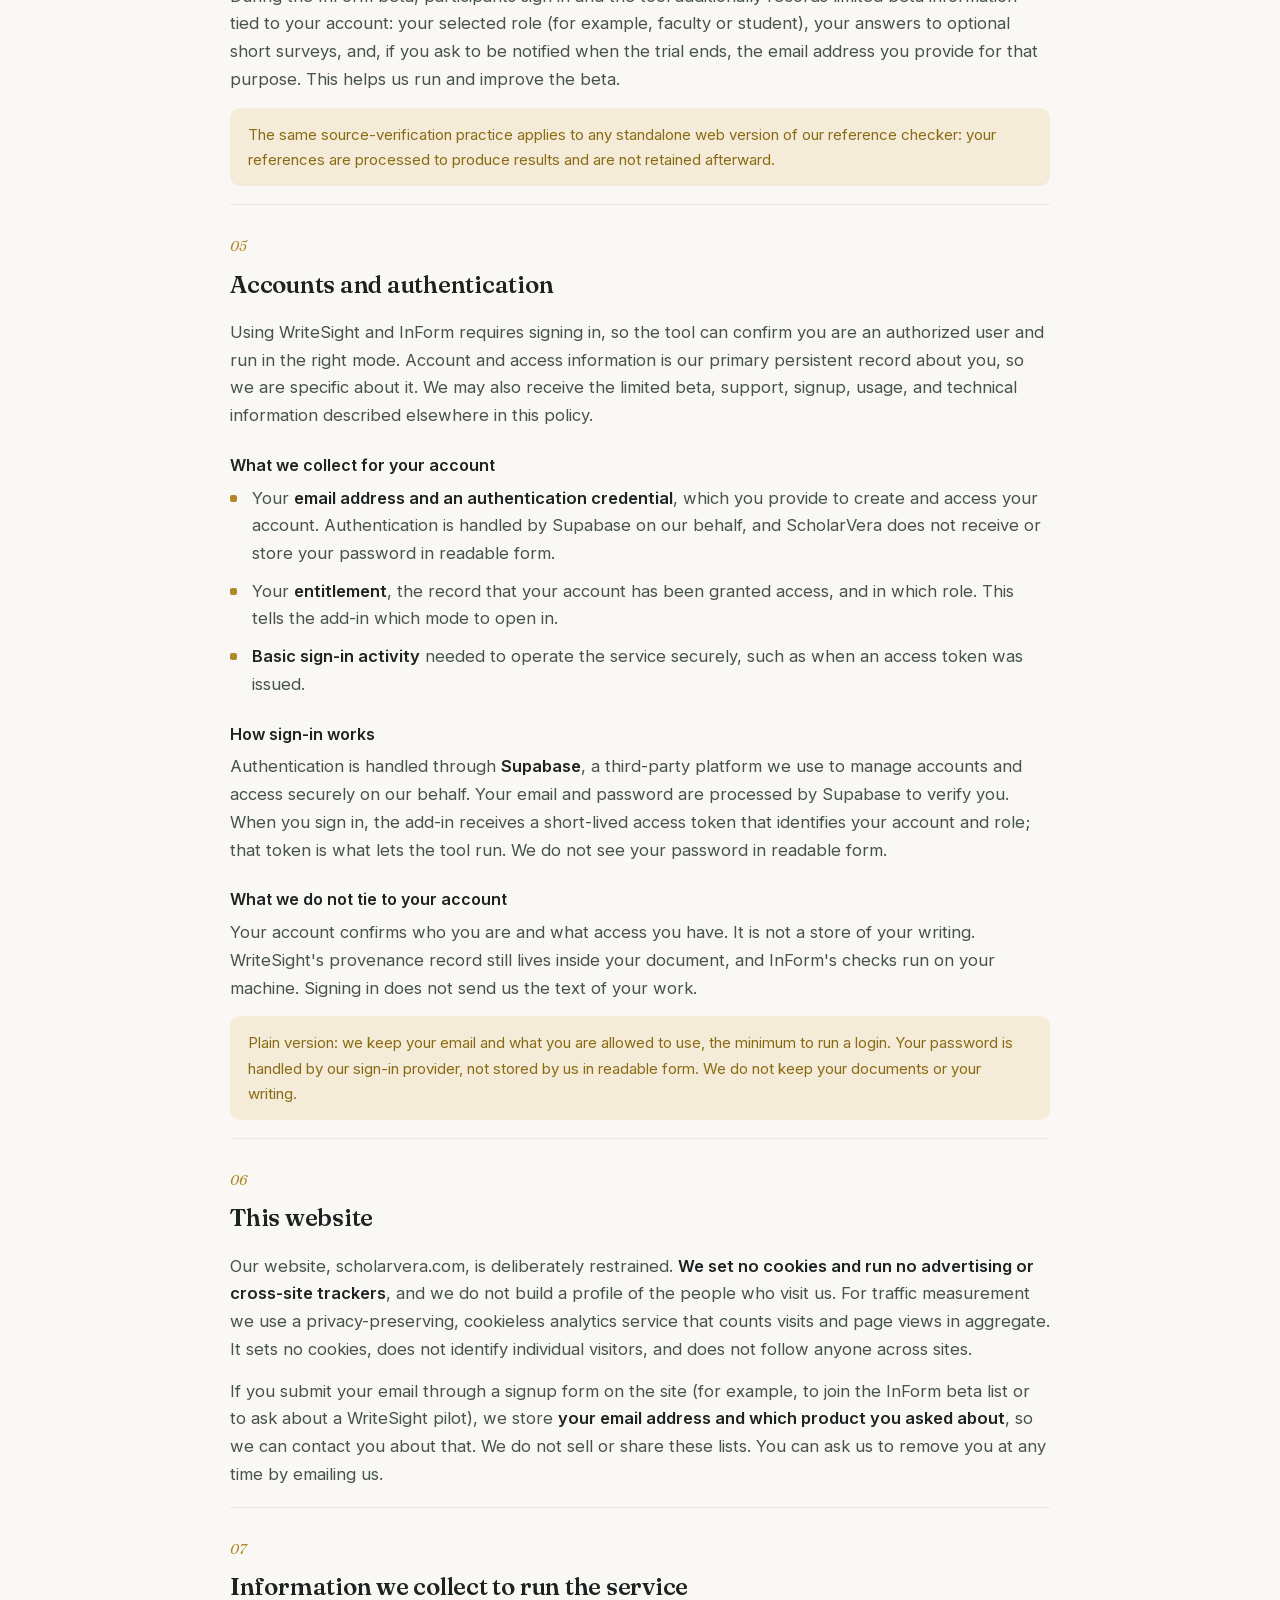
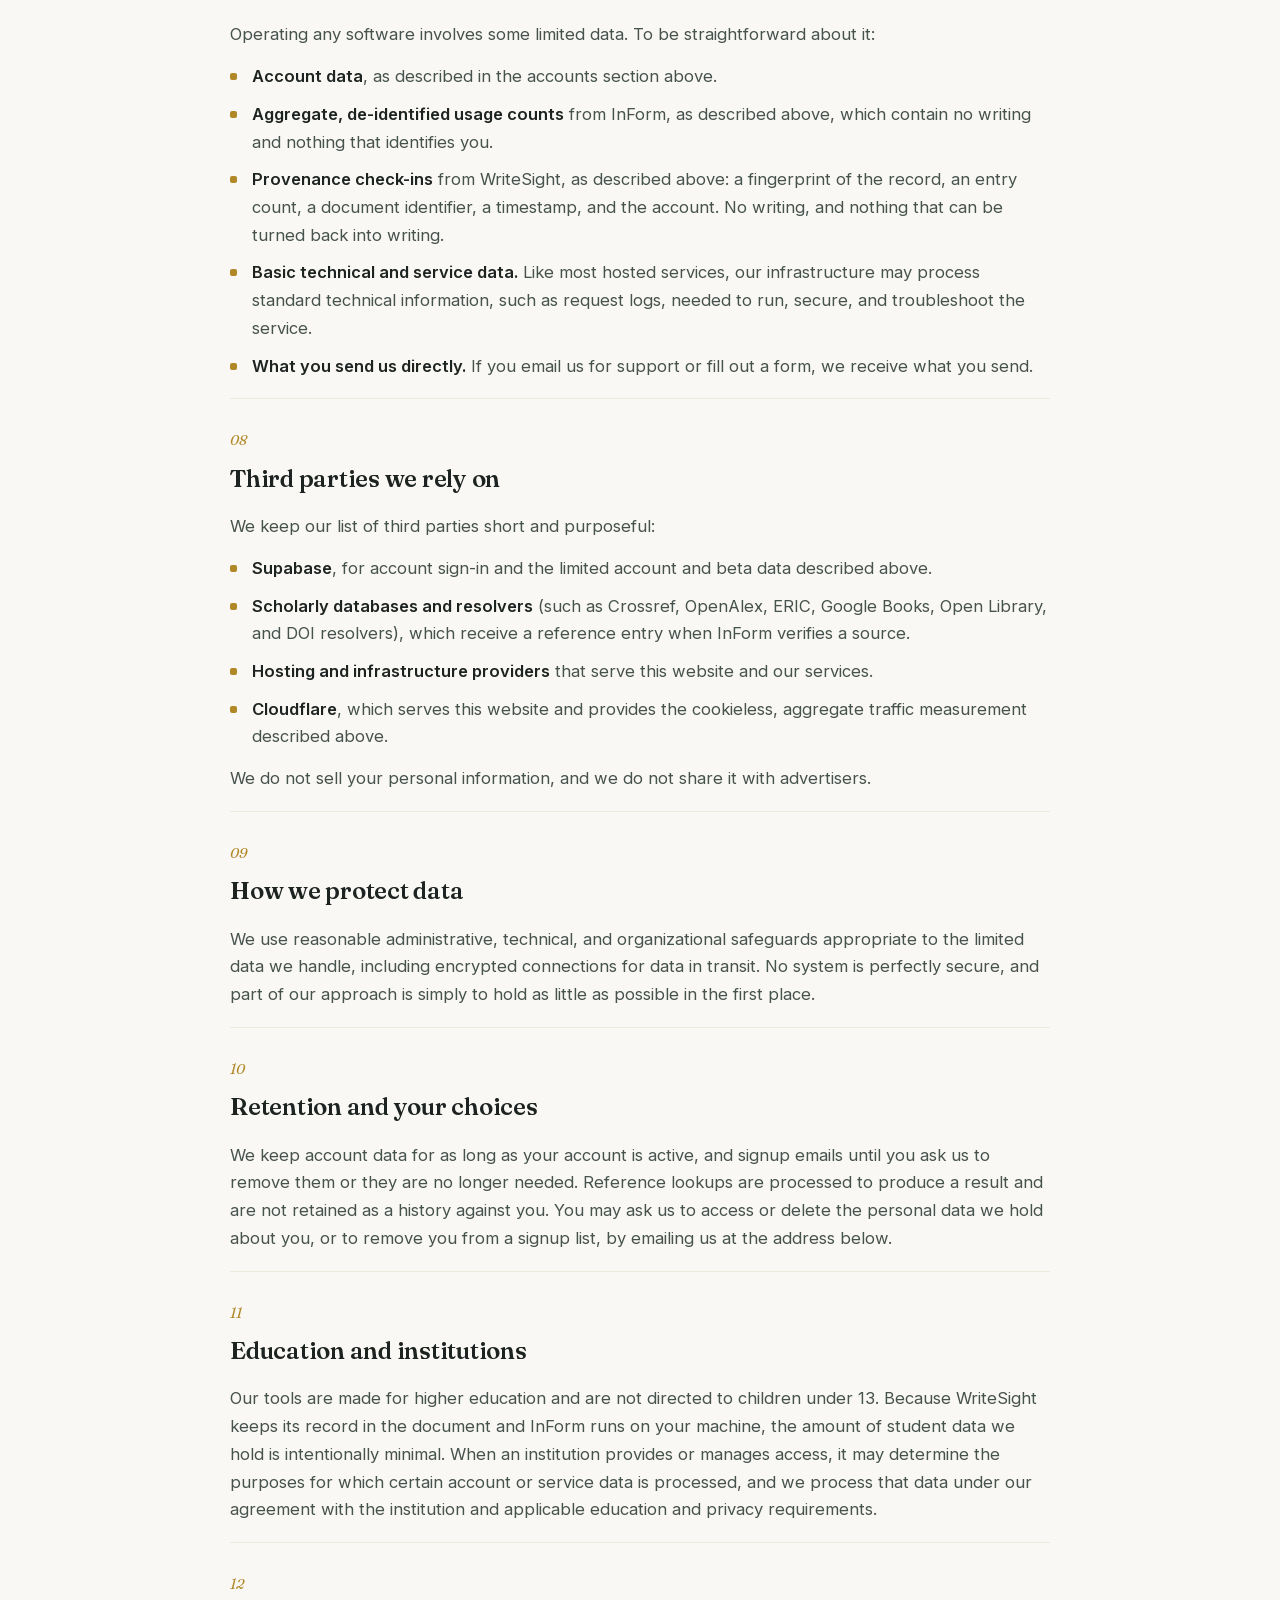
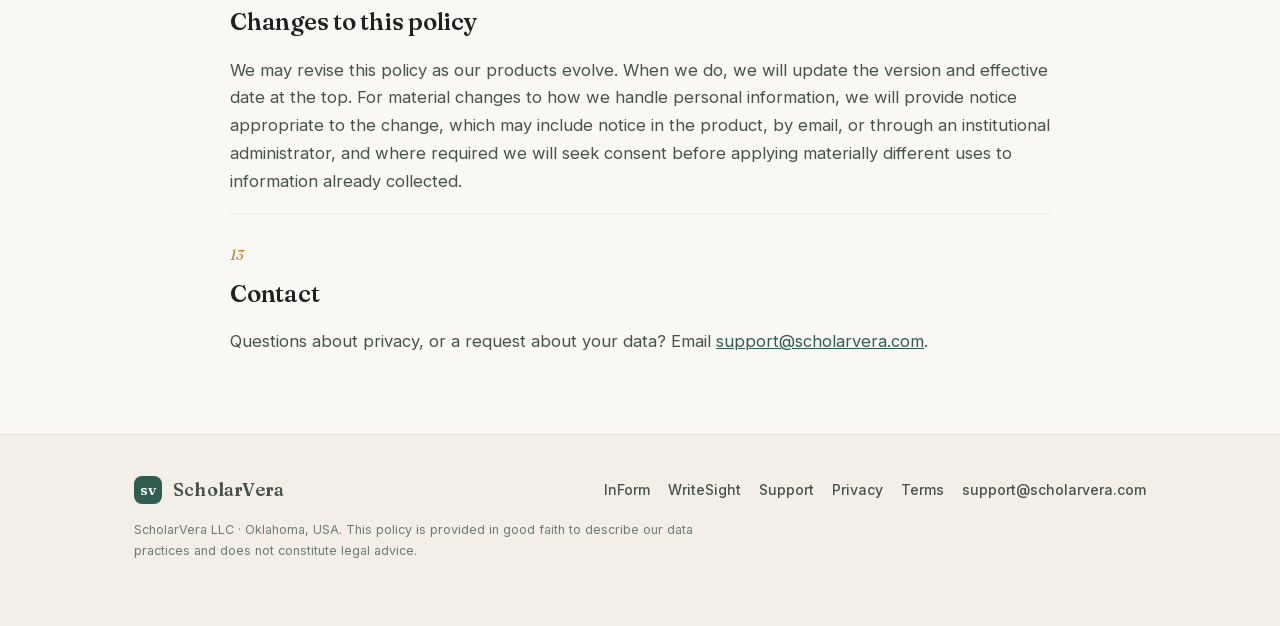
<file: privacy.html>
<!DOCTYPE html>
<html lang="en">
<head>
<meta charset="utf-8">
<meta name="viewport" content="width=device-width, initial-scale=1">
<title>Privacy Policy · ScholarVera</title>
<meta name="description" content="How ScholarVera handles data across InForm and WriteSight. Our tools are built to avoid collecting student writing. This policy explains exactly what we do and do not hold.">
<link rel="icon" type="image/svg+xml" href="assets/favicon.svg">
<link rel="icon" type="image/svg+xml" href="[data-uri]">
<meta name="theme-color" content="#2f5d50">
<link rel="preload" as="font" type="font/woff2" href="/fraunces.42a47e20.woff2" crossorigin>
<link rel="preload" as="font" type="font/woff2" href="/inter.2dd9f002.woff2" crossorigin>
<style>
  /* -------------------------------------------------------------------
     SELF-HOSTED, AND DELIBERATELY font-display:optional.

     The fonts used to come from Google, arriving after the first paint, so
     every page painted once in the fallback and again in Fraunces and Inter.
     The second paint is never identical: letter widths differ, lines rebreak,
     blocks change height, and the page visibly jumped. That was the whole of
     the Cumulative Layout Shift score.

     "optional" gives each face a block period of about 100ms and NO swap
     period. The browser either has the font in time and uses it, or keeps the
     fallback below for that page load and never switches mid-visit. The file
     still caches, so a returning visitor gets the real face.

     Filenames carry a content hash, which is what makes the year-long
     immutable caching in _headers safe. CHANGING A FONT FILE MEANS A NEW HASH
     IN THE NAME, here and in the preload tags above.
     ------------------------------------------------------------------- */
  @font-face{font-family:"Fraunces";src:url("/fraunces.42a47e20.woff2") format("woff2");
    font-weight:100 900;font-style:normal;font-display:optional}
  @font-face{font-family:"Fraunces";src:url("/fraunces-italic.d254ed05.woff2") format("woff2");
    font-weight:100 900;font-style:italic;font-display:optional}
  @font-face{font-family:"Inter";src:url("/inter.2dd9f002.woff2") format("woff2");
    font-weight:100 900;font-style:normal;font-display:optional}

  /* ---------------------------------------------------------------------
     METRIC-MATCHED FALLBACKS.

     The page paints in a fallback font before Fraunces and Inter arrive from
     Google, then swaps. Unadjusted, that swap moves every line, which is what
     Cloudflare reported as a poor Cumulative Layout Shift score. The element it
     named was the hero h1's TEXT node rather than the h1 itself, because
     line-height here is unitless: the box does not move, the baseline inside it
     does.

     These numbers are measured, not estimated. They come from the actual font
     files: average advance width over this site's own copy, plus hhea ascent and
     descent, compared against Times New Roman and Arial. Verified in Chromium at
     390, 768, 1024, 1280 and 1600 pixels wide, where the text lands in exactly
     the same position before and after the swap. Unadjusted it moves 2 to 4px.

     IF FRAUNCES OR INTER IS EVER CHANGED OR RE-SUBSET, RECOMPUTE THESE.
     Wrong numbers here are worse than no numbers at all.
     --------------------------------------------------------------------- */
  @font-face{font-family:"Fraunces Fallback";src:local("Times New Roman"),local("Times");
    size-adjust:117.75%;ascent-override:83.06%;descent-override:21.66%;line-gap-override:0%}
  @font-face{font-family:"Inter Fallback";src:local("Arial"),local("Helvetica Neue"),local("Helvetica");
    size-adjust:107.54%;ascent-override:90.08%;descent-override:22.43%;line-gap-override:0%}

  :root{
    --ink:#1c2321; --ink-soft:#46524e; --ink-faint:#6f7a76;
    --paper:#faf8f4; --paper-2:#f3efe7; --card:#ffffff;
    --teal:#2f5d50; --teal-deep:#234a40; --gold:#b08828; --gold-dk:#8a6a12; --gold-soft:#f4ecd9;
    --line:#e4ded2; --line-soft:#eee9df;
    --maxw:820px;
  }
  *{box-sizing:border-box}
  body{margin:0; background:var(--paper); color:var(--ink); font-family:"Inter","Inter Fallback",-apple-system,system-ui,sans-serif; font-size:16.5px; line-height:1.68; -webkit-font-smoothing:antialiased}
  .wrap{max-width:var(--maxw); margin:0 auto; padding:0 24px}
  .wide{max-width:1060px}
  a{color:var(--teal)}
  .skip{position:absolute; left:-999px; top:0; background:var(--teal); color:#fff; padding:10px 16px; border-radius:0 0 8px 0; z-index:100}
  .skip:focus{left:0}

  header.site{border-bottom:1px solid var(--line); background:rgba(250,248,244,.9); backdrop-filter:blur(8px); position:sticky; top:0; z-index:10}
  .nav{display:flex; align-items:center; justify-content:space-between; height:64px}
  .brand{display:flex; align-items:center; gap:11px; text-decoration:none; color:var(--ink)}
  .brand .mark{width:32px; height:32px; border-radius:8px; background:var(--teal); color:#fff; display:grid; place-items:center; font-family:"Fraunces","Fraunces Fallback",serif; font-weight:600; font-size:17px; letter-spacing:.5px}
  .brand .name{font-family:"Fraunces","Fraunces Fallback",serif; font-weight:600; font-size:20px; letter-spacing:.2px}
  .nav-links{display:flex; gap:24px; align-items:center}
  .nav-links a{text-decoration:none; color:var(--ink-soft); font-size:14.5px; font-weight:500}
  .nav-links a:hover,.nav-links a[aria-current]{color:var(--teal)}
  @media (max-width:560px){ .nav-links{gap:15px; font-size:13.5px} }

  .legal-hero{padding:64px 0 26px; border-bottom:1px solid var(--line)}
  .legal-hero .tag{font-size:12px; font-weight:600; letter-spacing:.13em; text-transform:uppercase; color:var(--gold); margin-bottom:16px; display:block}
  .legal-hero h1{font-family:"Fraunces","Fraunces Fallback",serif; font-weight:500; font-size:clamp(32px,5vw,46px); line-height:1.08; letter-spacing:-.015em; margin:0 0 16px}
  .legal-hero .meta{font-size:14px; color:var(--ink-faint); margin:0}
  .legal-hero .meta b{color:var(--ink-soft); font-weight:600}

  .short{background:var(--card); border:1px solid var(--line); border-left:3px solid var(--gold); border-radius:12px; padding:22px 24px; margin:34px 0 8px}
  .short h2{font-family:"Fraunces","Fraunces Fallback",serif; font-weight:600; font-size:18px; margin:0 0 8px}
  .short p{margin:0; font-size:15.5px; color:var(--ink-soft)}

  .legal{padding:16px 0 40px}
  .sec{padding:30px 0 4px; border-top:1px solid var(--line-soft)}
  .sec:first-of-type{border-top:0}
  .sec .n{font-family:"Fraunces","Fraunces Fallback",serif; font-style:italic; font-size:14px; color:var(--gold); margin-bottom:6px}
  .legal h2{font-family:"Fraunces","Fraunces Fallback",serif; font-weight:600; font-size:24px; letter-spacing:-.01em; margin:0 0 14px}
  .legal h3{font-size:16px; font-weight:600; margin:22px 0 6px; color:var(--ink)}
  .legal p{margin:0 0 14px; color:var(--ink-soft)}
  .legal p b, .legal li b{color:var(--ink); font-weight:600}
  .legal ul{margin:0 0 14px; padding-left:0; list-style:none}
  .legal li{position:relative; padding-left:22px; margin-bottom:10px; color:var(--ink-soft)}
  .legal li::before{content:""; position:absolute; left:0; top:10px; width:7px; height:7px; border-radius:2px; background:var(--gold)}
  .callout{background:var(--gold-soft); border-radius:10px; padding:14px 18px; margin:6px 0 14px; font-size:15px; color:var(--gold-dk)}

  footer.site{border-top:1px solid var(--line); padding:40px 0 52px; color:var(--ink-faint); font-size:14px; background:var(--paper-2); margin-top:20px}
  .foot-row{display:flex; flex-wrap:wrap; gap:12px 22px; align-items:center; justify-content:space-between}
  .foot-links{display:flex; gap:18px; flex-wrap:wrap}
  .foot-links a{color:var(--ink-soft); text-decoration:none; font-weight:500}
  .foot-links a:hover{color:var(--teal)}
  .foot-note{margin-top:14px; font-size:12.5px; color:var(--ink-faint); max-width:46.684em}
  :focus-visible{outline:2px solid var(--teal); outline-offset:3px; border-radius:3px}
</style>
</head>
<body>
<a class="skip" href="#main">Skip to content</a>
<header class="site">
  <div class="wrap wide nav">
    <a class="brand" href="/"><span class="mark" aria-hidden="true">sv</span><span class="name">ScholarVera</span></a>
    <nav class="nav-links" aria-label="Primary">
      <a href="/inform">InForm</a>
      <a href="/writesight">WriteSight</a>
      <a href="/support">Support</a>
    </nav>
  </div>
</header>

<main id="main">
  <section class="legal-hero">
    <div class="wrap">
      <span class="tag">Privacy Policy &middot; Version 1.3</span>
      <h1>What we handle, and what we don't.</h1>
      <p class="meta"><b>Effective 15 August 2026</b> &nbsp;&middot;&nbsp; ScholarVera LLC &nbsp;&middot;&nbsp; Oklahoma, USA</p>
    </div>
  </section>

  <div class="wrap">
    <div class="short">
      <h2>The short version</h2>
      <p>ScholarVera's tools are built to avoid collecting student work. WriteSight stores its record inside your own document, not on our servers. InForm checks your paper on your own machine, and when it verifies a source it sends only the reference entry, never your prose. We collect the basics needed to run accounts, your email and sign-in, and we are specific below about exactly what that means. Our website sets no cookies and runs no advertising or cross-site trackers.</p>
    </div>
  </div>

  <div class="wrap legal">
    <div class="sec">
      <div class="n">01</div>
      <h2>Who we are</h2>
      <p>ScholarVera LLC ("ScholarVera," "we," "us") is an academic-integrity software company based in Oklahoma, United States. We make two Microsoft Word add-ins: <b>WriteSight</b>, which records how a document was written, and <b>InForm</b>, which checks a paper against APA 7 and verifies whether its cited sources can be found.</p>
      <p>This policy covers both tools, the accounts that let you sign in to them, and this website. Where a behavior differs between tools, we say so.</p>
    </div>

    <div class="sec">
      <div class="n">02</div>
      <h2>Our core commitment</h2>
      <p>We design our tools to minimize the student data we touch. Wherever a feature can work without us collecting or storing your writing, that is how we build it.</p>
      <p>This is not only a privacy stance, it is how the tools are engineered. It is the reason WriteSight keeps its record inside your document rather than on a server, and the reason InForm runs its checks on your machine and never asks for the body of your work. The main data we hold is the account that signs you in, covered in its own section below; we describe the other limited information we may receive throughout this policy.</p>
    </div>

    <div class="sec">
      <div class="n">03</div>
      <h2>WriteSight (Word add-in)</h2>
      <h3>What it records</h3>
      <p>WriteSight observes how a document is constructed while you write, patterns of typing, pasting, and revision over time, and assembles that into a "provenance record." This record is meant to give faculty context for a conversation about the writing process. It does not capture the meaning or content of what you write as something we receive; it describes how the document came together.</p>
      <h3>Where that record lives</h3>
      <p>The provenance record is stored inside the .docx file itself, in a dedicated part of the document. It travels with the file. When you submit your document, the record goes wherever the document goes, to your learning management system or to your instructor, exactly like the rest of the file's contents.</p>
      <p><b>Under the standard WriteSight workflow, ScholarVera does not receive this record.</b> Because it lives inside your document and not on our servers, we do not collect it or store it centrally. The one thing we do receive is described under Tamper-evidence below, and it is a fingerprint of the record rather than the record itself. It is shared only when you share the document itself, most often with an instructor reviewing submitted work.</p>
      <h3>Tamper-evidence</h3>
      <p>The record includes integrity protection so that later alteration can be detected. Part of that protection is a periodic check-in with ScholarVera while you write. Your document sends us a short fingerprint of the record so far, the number of entries it holds, and the document's own identifier. We write that down, note the time we received it, and send back a signature that is stored in your document. That signature is what later allows an instructor to confirm the record has not been rewritten since.</p>
      <p><b>What we receive is a fingerprint, not the record and not your writing.</b> A fingerprint is a fixed-length string of characters calculated from the record. It cannot be turned back into the record, and the record itself never contains what you wrote. We keep the fingerprint, the entry count, the document identifier, the time, and which account sent it.</p>
      <p>Because we note the time of each check-in, we hold a rough record of when a document was being worked on. We do not hold what was written at any of those times, and we never have.</p>
      <p>If your computer is offline, if you are signed out, or if our service is unavailable, WriteSight carries on recording exactly as it otherwise would. Nothing about your writing depends on reaching us.</p>
      <h3>Who can see the record</h3>
      <p>Anyone you give the document to, using compatible software, can view the provenance record, most commonly an instructor reviewing submitted work. ScholarVera is not a party to that exchange.</p>
    </div>

    <div class="sec">
      <div class="n">04</div>
      <h2>InForm (Word add-in)</h2>
      <h3>What it does</h3>
      <p>InForm checks your document against APA 7 formatting conventions, reconciles your in-text citations with your reference list, and verifies whether the works you cite can be found in the scholarly record. It is read-only in the sense that it never changes your writing; the only thing it can add to your document is a comment, and only when you choose.</p>
      <h3>Where the checks run</h3>
      <p>The formatting and citation checks run on your own machine, inside Word. Your document is not uploaded to us and we do not keep a copy of it.</p>
      <h3>Source verification</h3>
      <p>To confirm that a cited work exists, InForm sends the <b>reference entry</b> (for example, an author, title, year, and DOI) to ScholarVera's verification service, which looks it up across scholarly databases and resolvers. It sends only the reference entry, never the body of your paper and never your prose. The service may query external sources such as Crossref, OpenAlex, ERIC, Google Books, Open Library, DOI resolvers, retraction and correction records, and, for web sources, the live page and public web archives. It caches public bibliographic facts about works, which are not linked to you or your document, so repeat lookups are faster.</p>
      <h3>Usage information</h3>
      <p>InForm may collect <b>aggregate, de-identified usage counts</b> to understand how the tool performs and where it can improve, for example the number of findings of a given type. These counts contain no document text, no titles, no author names, and nothing that identifies you or your document. As with any hosted service, our infrastructure also processes standard technical data such as request logs, noted below.</p>
      <p>During the InForm beta, participants sign in and the tool additionally records limited beta information tied to your account: your selected role (for example, faculty or student), your answers to optional short surveys, and, if you ask to be notified when the trial ends, the email address you provide for that purpose. This helps us run and improve the beta.</p>
      <div class="callout">The same source-verification practice applies to any standalone web version of our reference checker: your references are processed to produce results and are not retained afterward.</div>
    </div>

    <div class="sec">
      <div class="n">05</div>
      <h2>Accounts and authentication</h2>
      <p>Using WriteSight and InForm requires signing in, so the tool can confirm you are an authorized user and run in the right mode. Account and access information is our primary persistent record about you, so we are specific about it. We may also receive the limited beta, support, signup, usage, and technical information described elsewhere in this policy.</p>
      <h3>What we collect for your account</h3>
      <ul>
        <li>Your <b>email address and an authentication credential</b>, which you provide to create and access your account. Authentication is handled by Supabase on our behalf, and ScholarVera does not receive or store your password in readable form.</li>
        <li>Your <b>entitlement</b>, the record that your account has been granted access, and in which role. This tells the add-in which mode to open in.</li>
        <li><b>Basic sign-in activity</b> needed to operate the service securely, such as when an access token was issued.</li>
      </ul>
      <h3>How sign-in works</h3>
      <p>Authentication is handled through <b>Supabase</b>, a third-party platform we use to manage accounts and access securely on our behalf. Your email and password are processed by Supabase to verify you. When you sign in, the add-in receives a short-lived access token that identifies your account and role; that token is what lets the tool run. We do not see your password in readable form.</p>
      <h3>What we do not tie to your account</h3>
      <p>Your account confirms who you are and what access you have. It is not a store of your writing. WriteSight's provenance record still lives inside your document, and InForm's checks run on your machine. Signing in does not send us the text of your work.</p>
      <div class="callout">Plain version: we keep your email and what you are allowed to use, the minimum to run a login. Your password is handled by our sign-in provider, not stored by us in readable form. We do not keep your documents or your writing.</div>
    </div>

    <div class="sec">
      <div class="n">06</div>
      <h2>This website</h2>
      <p>Our website, scholarvera.com, is deliberately restrained. <b>We set no cookies and run no advertising or cross-site trackers</b>, and we do not build a profile of the people who visit us. For traffic measurement we use a privacy-preserving, cookieless analytics service that counts visits and page views in aggregate. It sets no cookies, does not identify individual visitors, and does not follow anyone across sites.</p>
      <p>If you submit your email through a signup form on the site (for example, to join the InForm beta list or to ask about a WriteSight pilot), we store <b>your email address and which product you asked about</b>, so we can contact you about that. We do not sell or share these lists. You can ask us to remove you at any time by emailing us.</p>
    </div>

    <div class="sec">
      <div class="n">07</div>
      <h2>Information we collect to run the service</h2>
      <p>Operating any software involves some limited data. To be straightforward about it:</p>
      <ul>
        <li><b>Account data</b>, as described in the accounts section above.</li>
        <li><b>Aggregate, de-identified usage counts</b> from InForm, as described above, which contain no writing and nothing that identifies you.</li>
        <li><b>Provenance check-ins</b> from WriteSight, as described above: a fingerprint of the record, an entry count, a document identifier, a timestamp, and the account. No writing, and nothing that can be turned back into writing.</li>
        <li><b>Basic technical and service data.</b> Like most hosted services, our infrastructure may process standard technical information, such as request logs, needed to run, secure, and troubleshoot the service.</li>
        <li><b>What you send us directly.</b> If you email us for support or fill out a form, we receive what you send.</li>
      </ul>
    </div>

    <div class="sec">
      <div class="n">08</div>
      <h2>Third parties we rely on</h2>
      <p>We keep our list of third parties short and purposeful:</p>
      <ul>
        <li><b>Supabase</b>, for account sign-in and the limited account and beta data described above.</li>
        <li><b>Scholarly databases and resolvers</b> (such as Crossref, OpenAlex, ERIC, Google Books, Open Library, and DOI resolvers), which receive a reference entry when InForm verifies a source.</li>
        <li><b>Hosting and infrastructure providers</b> that serve this website and our services.</li>
        <li><b>Cloudflare</b>, which serves this website and provides the cookieless, aggregate traffic measurement described above.</li>
      </ul>
      <p>We do not sell your personal information, and we do not share it with advertisers.</p>
    </div>

    <div class="sec">
      <div class="n">09</div>
      <h2>How we protect data</h2>
      <p>We use reasonable administrative, technical, and organizational safeguards appropriate to the limited data we handle, including encrypted connections for data in transit. No system is perfectly secure, and part of our approach is simply to hold as little as possible in the first place.</p>
    </div>

    <div class="sec">
      <div class="n">10</div>
      <h2>Retention and your choices</h2>
      <p>We keep account data for as long as your account is active, and signup emails until you ask us to remove them or they are no longer needed. Reference lookups are processed to produce a result and are not retained as a history against you. You may ask us to access or delete the personal data we hold about you, or to remove you from a signup list, by emailing us at the address below.</p>
    </div>

    <div class="sec">
      <div class="n">11</div>
      <h2>Education and institutions</h2>
      <p>Our tools are made for higher education and are not directed to children under 13. Because WriteSight keeps its record in the document and InForm runs on your machine, the amount of student data we hold is intentionally minimal. When an institution provides or manages access, it may determine the purposes for which certain account or service data is processed, and we process that data under our agreement with the institution and applicable education and privacy requirements.</p>
    </div>

    <div class="sec">
      <div class="n">12</div>
      <h2>Changes to this policy</h2>
      <p>We may revise this policy as our products evolve. When we do, we will update the version and effective date at the top. For material changes to how we handle personal information, we will provide notice appropriate to the change, which may include notice in the product, by email, or through an institutional administrator, and where required we will seek consent before applying materially different uses to information already collected.</p>
    </div>

    <div class="sec">
      <div class="n">13</div>
      <h2>Contact</h2>
      <p>Questions about privacy, or a request about your data? Email <a href="mailto:support@scholarvera.com">support@scholarvera.com</a>.</p>
    </div>
  </div>
</main>

<footer class="site">
  <div class="wrap wide">
    <div class="foot-row">
      <a class="brand" href="/" style="color:var(--ink-soft)">
        <span class="mark" style="width:28px;height:28px;font-size:15px" aria-hidden="true">sv</span>
        <span class="name" style="font-size:18px">ScholarVera</span>
      </a>
      <div class="foot-links">
        <a href="/inform">InForm</a>
        <a href="/writesight">WriteSight</a>
        <a href="/support">Support</a>
        <a href="/privacy" aria-current="page">Privacy</a>
        <a href="/eula">Terms</a>
        <a href="mailto:support@scholarvera.com">support@scholarvera.com</a>
      </div>
    </div>
    <p class="foot-note">ScholarVera LLC &middot; Oklahoma, USA. This policy is provided in good faith to describe our data practices and does not constitute legal advice.</p>
  </div>
</footer>
</body>
</html>
</file>
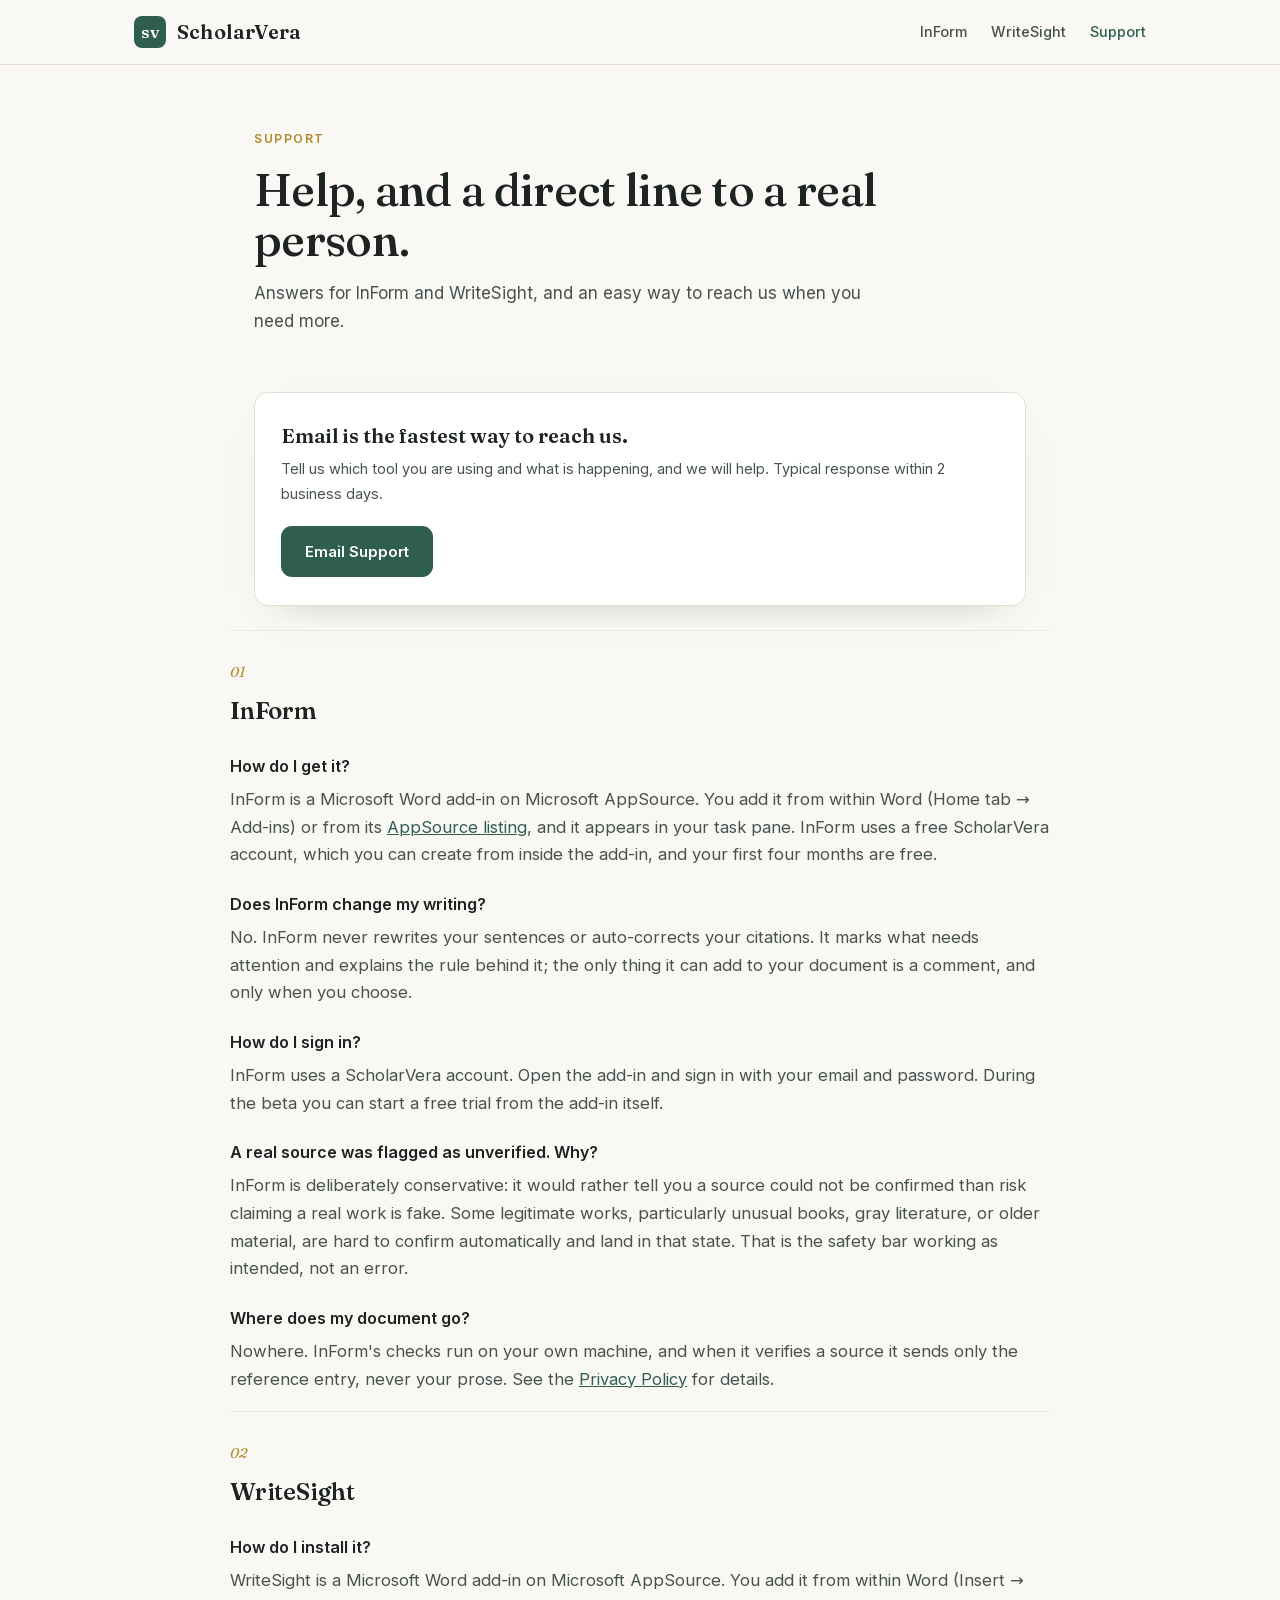
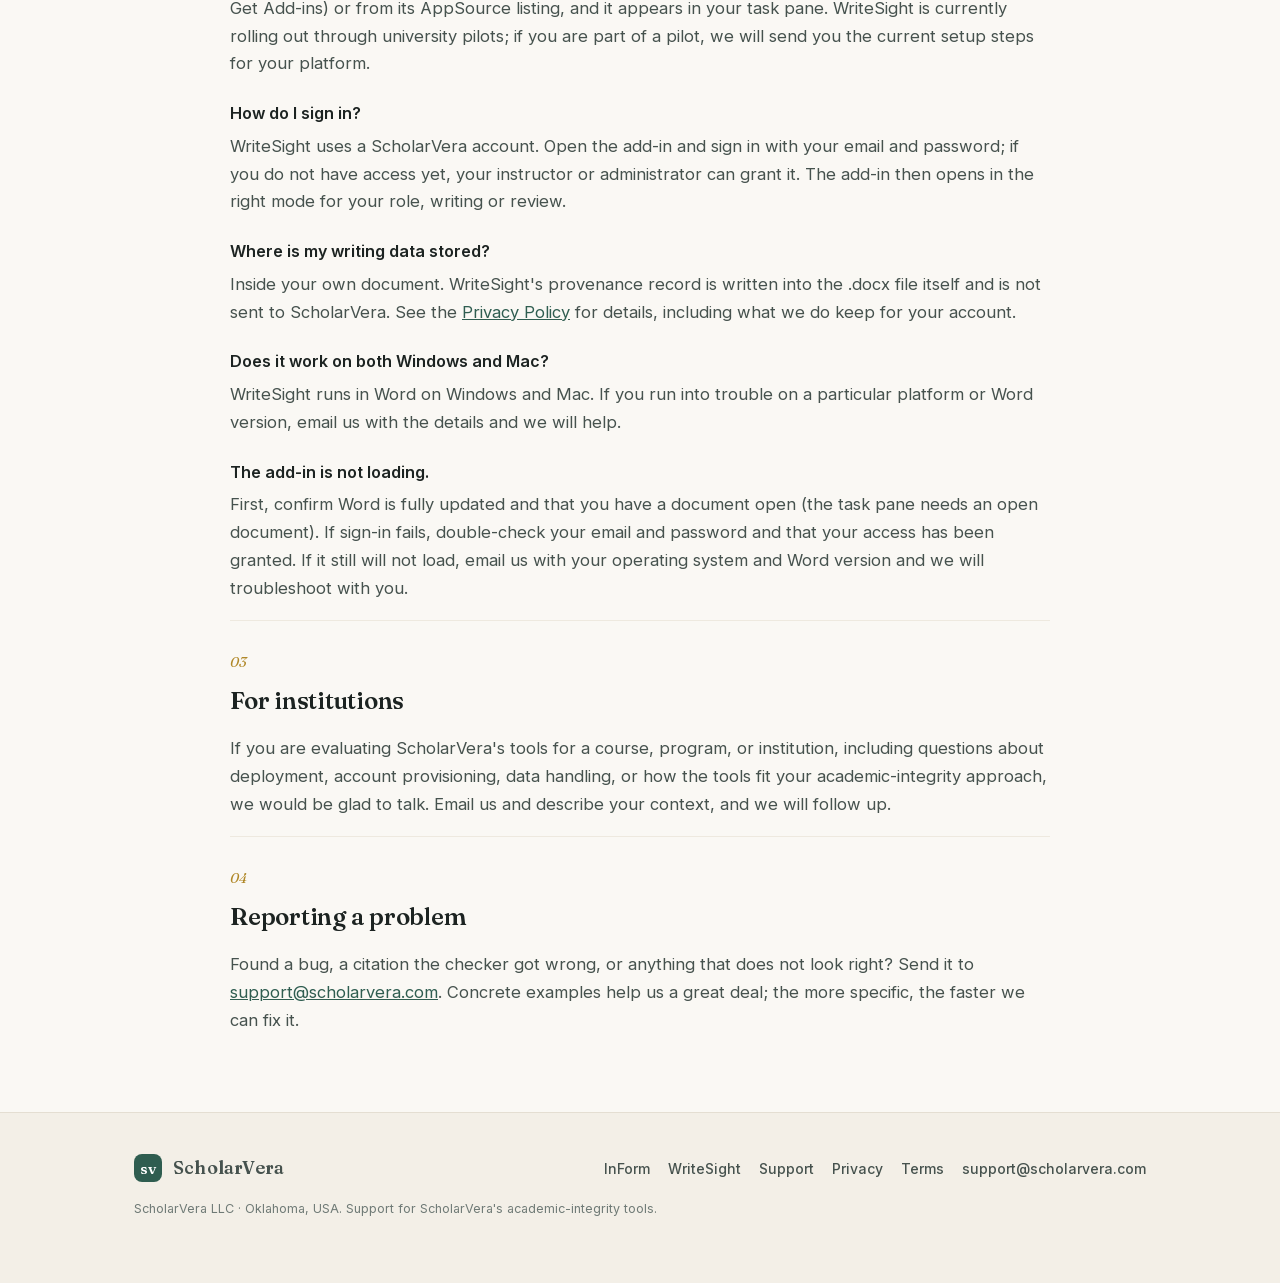
<file: support.html>
<!DOCTYPE html>
<html lang="en">
<head>
<meta charset="utf-8">
<meta name="viewport" content="width=device-width, initial-scale=1">
<title>Support · ScholarVera</title>
<meta name="description" content="Help for InForm and WriteSight, and a direct line to a real person at ScholarVera. Email support@scholarvera.com.">
<link rel="icon" type="image/svg+xml" href="assets/favicon.svg">
<link rel="icon" type="image/svg+xml" href="[data-uri]">
<meta name="theme-color" content="#2f5d50">
<link rel="preload" as="font" type="font/woff2" href="/fraunces.42a47e20.woff2" crossorigin>
<link rel="preload" as="font" type="font/woff2" href="/inter.2dd9f002.woff2" crossorigin>
<style>
  /* -------------------------------------------------------------------
     SELF-HOSTED, AND DELIBERATELY font-display:optional.

     The fonts used to come from Google, arriving after the first paint, so
     every page painted once in the fallback and again in Fraunces and Inter.
     The second paint is never identical: letter widths differ, lines rebreak,
     blocks change height, and the page visibly jumped. That was the whole of
     the Cumulative Layout Shift score.

     "optional" gives each face a block period of about 100ms and NO swap
     period. The browser either has the font in time and uses it, or keeps the
     fallback below for that page load and never switches mid-visit. The file
     still caches, so a returning visitor gets the real face.

     Filenames carry a content hash, which is what makes the year-long
     immutable caching in _headers safe. CHANGING A FONT FILE MEANS A NEW HASH
     IN THE NAME, here and in the preload tags above.
     ------------------------------------------------------------------- */
  @font-face{font-family:"Fraunces";src:url("/fraunces.42a47e20.woff2") format("woff2");
    font-weight:100 900;font-style:normal;font-display:optional}
  @font-face{font-family:"Fraunces";src:url("/fraunces-italic.d254ed05.woff2") format("woff2");
    font-weight:100 900;font-style:italic;font-display:optional}
  @font-face{font-family:"Inter";src:url("/inter.2dd9f002.woff2") format("woff2");
    font-weight:100 900;font-style:normal;font-display:optional}

  /* ---------------------------------------------------------------------
     METRIC-MATCHED FALLBACKS.

     The page paints in a fallback font before Fraunces and Inter arrive from
     Google, then swaps. Unadjusted, that swap moves every line, which is what
     Cloudflare reported as a poor Cumulative Layout Shift score. The element it
     named was the hero h1's TEXT node rather than the h1 itself, because
     line-height here is unitless: the box does not move, the baseline inside it
     does.

     These numbers are measured, not estimated. They come from the actual font
     files: average advance width over this site's own copy, plus hhea ascent and
     descent, compared against Times New Roman and Arial. Verified in Chromium at
     390, 768, 1024, 1280 and 1600 pixels wide, where the text lands in exactly
     the same position before and after the swap. Unadjusted it moves 2 to 4px.

     IF FRAUNCES OR INTER IS EVER CHANGED OR RE-SUBSET, RECOMPUTE THESE.
     Wrong numbers here are worse than no numbers at all.
     --------------------------------------------------------------------- */
  @font-face{font-family:"Fraunces Fallback";src:local("Times New Roman"),local("Times");
    size-adjust:117.75%;ascent-override:83.06%;descent-override:21.66%;line-gap-override:0%}
  @font-face{font-family:"Inter Fallback";src:local("Arial"),local("Helvetica Neue"),local("Helvetica");
    size-adjust:107.54%;ascent-override:90.08%;descent-override:22.43%;line-gap-override:0%}

  :root{
    --ink:#1c2321; --ink-soft:#46524e; --ink-faint:#6f7a76;
    --paper:#faf8f4; --paper-2:#f3efe7; --card:#ffffff;
    --teal:#2f5d50; --teal-deep:#234a40; --gold:#b08828; --gold-dk:#8a6a12; --gold-soft:#f4ecd9;
    --line:#e4ded2; --line-soft:#eee9df;
    --maxw:820px;
  }
  *{box-sizing:border-box}
  body{margin:0; background:var(--paper); color:var(--ink); font-family:"Inter","Inter Fallback",-apple-system,system-ui,sans-serif; font-size:16.5px; line-height:1.68; -webkit-font-smoothing:antialiased}
  .wrap{max-width:var(--maxw); margin:0 auto; padding:0 24px}
  .wide{max-width:1060px}
  a{color:var(--teal)}
  .skip{position:absolute; left:-999px; top:0; background:var(--teal); color:#fff; padding:10px 16px; border-radius:0 0 8px 0; z-index:100}
  .skip:focus{left:0}

  header.site{border-bottom:1px solid var(--line); background:rgba(250,248,244,.9); backdrop-filter:blur(8px); position:sticky; top:0; z-index:10}
  .nav{display:flex; align-items:center; justify-content:space-between; height:64px}
  .brand{display:flex; align-items:center; gap:11px; text-decoration:none; color:var(--ink)}
  .brand .mark{width:32px; height:32px; border-radius:8px; background:var(--teal); color:#fff; display:grid; place-items:center; font-family:"Fraunces","Fraunces Fallback",serif; font-weight:600; font-size:17px; letter-spacing:.5px}
  .brand .name{font-family:"Fraunces","Fraunces Fallback",serif; font-weight:600; font-size:20px; letter-spacing:.2px}
  .nav-links{display:flex; gap:24px; align-items:center}
  .nav-links a{text-decoration:none; color:var(--ink-soft); font-size:14.5px; font-weight:500}
  .nav-links a:hover,.nav-links a[aria-current]{color:var(--teal)}
  @media (max-width:560px){ .nav-links{gap:15px; font-size:13.5px} }

  .legal-hero{padding:64px 0 26px}
  .legal-hero .tag{font-size:12px; font-weight:600; letter-spacing:.13em; text-transform:uppercase; color:var(--gold); margin-bottom:16px; display:block}
  .legal-hero h1{font-family:"Fraunces","Fraunces Fallback",serif; font-weight:500; font-size:clamp(32px,5vw,46px); line-height:1.08; letter-spacing:-.015em; margin:0 0 14px}
  .legal-hero p.sub{font-size:17px; color:var(--ink-soft); margin:0; max-width:37.852em}

  .contact{background:var(--card); border:1px solid var(--line); border-radius:14px; padding:26px 26px 28px; margin:30px 0 8px; display:flex; align-items:center; justify-content:space-between; gap:20px; flex-wrap:wrap; box-shadow:0 16px 38px -30px rgba(35,74,64,.5)}
  .contact .ctext h2{font-family:"Fraunces","Fraunces Fallback",serif; font-weight:600; font-size:20px; margin:0 0 5px}
  .contact .ctext p{margin:0; color:var(--ink-soft); font-size:14.5px}
  .btn{display:inline-block; text-decoration:none; font-weight:600; font-size:15px; padding:13px 24px; border-radius:11px; background:var(--teal); color:#fff}
  .btn:hover{background:var(--teal-deep)}

  .legal{padding:16px 0 40px}
  .sec{padding:30px 0 4px; border-top:1px solid var(--line-soft)}
  .sec .n{font-family:"Fraunces","Fraunces Fallback",serif; font-style:italic; font-size:14px; color:var(--gold); margin-bottom:6px}
  .legal h2{font-family:"Fraunces","Fraunces Fallback",serif; font-weight:600; font-size:24px; letter-spacing:-.01em; margin:0 0 14px}
  .legal h3{font-size:16px; font-weight:600; margin:22px 0 6px; color:var(--ink)}
  .legal p{margin:0 0 14px; color:var(--ink-soft)}
  .legal p b{color:var(--ink); font-weight:600}

  footer.site{border-top:1px solid var(--line); padding:40px 0 52px; color:var(--ink-faint); font-size:14px; background:var(--paper-2); margin-top:20px}
  .foot-row{display:flex; flex-wrap:wrap; gap:12px 22px; align-items:center; justify-content:space-between}
  .foot-links{display:flex; gap:18px; flex-wrap:wrap}
  .foot-links a{color:var(--ink-soft); text-decoration:none; font-weight:500}
  .foot-links a:hover{color:var(--teal)}
  .foot-note{margin-top:14px; font-size:12.5px; color:var(--ink-faint); max-width:46.684em}
  :focus-visible{outline:2px solid var(--teal); outline-offset:3px; border-radius:3px}
</style>
</head>
<body>
<a class="skip" href="#main">Skip to content</a>
<header class="site">
  <div class="wrap wide nav">
    <a class="brand" href="/"><span class="mark" aria-hidden="true">sv</span><span class="name">ScholarVera</span></a>
    <nav class="nav-links" aria-label="Primary">
      <a href="/inform">InForm</a>
      <a href="/writesight">WriteSight</a>
      <a href="/support" aria-current="page">Support</a>
    </nav>
  </div>
</header>

<main id="main">
  <section class="legal-hero">
    <div class="wrap">
      <span class="tag">Support</span>
      <h1>Help, and a direct line to a real person.</h1>
      <p class="sub">Answers for InForm and WriteSight, and an easy way to reach us when you need more.</p>
    </div>
  </section>

  <div class="wrap">
    <div class="contact">
      <div class="ctext">
        <h2>Email is the fastest way to reach us.</h2>
        <p>Tell us which tool you are using and what is happening, and we will help. Typical response within 2 business days.</p>
      </div>
      <a class="btn" href="mailto:support@scholarvera.com">Email Support</a>
    </div>
  </div>

  <div class="wrap legal">
    <div class="sec">
      <div class="n">01</div>
      <h2>InForm</h2>
      <h3>How do I get it?</h3>
      <p>InForm is a Microsoft Word add-in on Microsoft AppSource. You add it from within Word (Home tab &rarr; Add-ins) or from its <a href="https://marketplace.microsoft.com/en-us/product/office/WA200011804">AppSource listing</a>, and it appears in your task pane. InForm uses a free ScholarVera account, which you can create from inside the add-in, and your first four months are free.</p>
      <h3>Does InForm change my writing?</h3>
      <p>No. InForm never rewrites your sentences or auto-corrects your citations. It marks what needs attention and explains the rule behind it; the only thing it can add to your document is a comment, and only when you choose.</p>
      <h3>How do I sign in?</h3>
      <p>InForm uses a ScholarVera account. Open the add-in and sign in with your email and password. During the beta you can start a free trial from the add-in itself.</p>
      <h3>A real source was flagged as unverified. Why?</h3>
      <p>InForm is deliberately conservative: it would rather tell you a source could not be confirmed than risk claiming a real work is fake. Some legitimate works, particularly unusual books, gray literature, or older material, are hard to confirm automatically and land in that state. That is the safety bar working as intended, not an error.</p>
      <h3>Where does my document go?</h3>
      <p>Nowhere. InForm's checks run on your own machine, and when it verifies a source it sends only the reference entry, never your prose. See the <a href="/privacy">Privacy Policy</a> for details.</p>
    </div>

    <div class="sec">
      <div class="n">02</div>
      <h2>WriteSight</h2>
      <h3>How do I install it?</h3>
      <p>WriteSight is a Microsoft Word add-in on Microsoft AppSource. You add it from within Word (Insert &rarr; Get Add-ins) or from its AppSource listing, and it appears in your task pane. WriteSight is currently rolling out through university pilots; if you are part of a pilot, we will send you the current setup steps for your platform.</p>
      <h3>How do I sign in?</h3>
      <p>WriteSight uses a ScholarVera account. Open the add-in and sign in with your email and password; if you do not have access yet, your instructor or administrator can grant it. The add-in then opens in the right mode for your role, writing or review.</p>
      <h3>Where is my writing data stored?</h3>
      <p>Inside your own document. WriteSight's provenance record is written into the .docx file itself and is not sent to ScholarVera. See the <a href="/privacy">Privacy Policy</a> for details, including what we do keep for your account.</p>
      <h3>Does it work on both Windows and Mac?</h3>
      <p>WriteSight runs in Word on Windows and Mac. If you run into trouble on a particular platform or Word version, email us with the details and we will help.</p>
      <h3>The add-in is not loading.</h3>
      <p>First, confirm Word is fully updated and that you have a document open (the task pane needs an open document). If sign-in fails, double-check your email and password and that your access has been granted. If it still will not load, email us with your operating system and Word version and we will troubleshoot with you.</p>
    </div>

    <div class="sec">
      <div class="n">03</div>
      <h2>For institutions</h2>
      <p>If you are evaluating ScholarVera's tools for a course, program, or institution, including questions about deployment, account provisioning, data handling, or how the tools fit your academic-integrity approach, we would be glad to talk. Email us and describe your context, and we will follow up.</p>
    </div>

    <div class="sec">
      <div class="n">04</div>
      <h2>Reporting a problem</h2>
      <p>Found a bug, a citation the checker got wrong, or anything that does not look right? Send it to <a href="mailto:support@scholarvera.com">support@scholarvera.com</a>. Concrete examples help us a great deal; the more specific, the faster we can fix it.</p>
    </div>
  </div>
</main>

<footer class="site">
  <div class="wrap wide">
    <div class="foot-row">
      <a class="brand" href="/" style="color:var(--ink-soft)">
        <span class="mark" style="width:28px;height:28px;font-size:15px" aria-hidden="true">sv</span>
        <span class="name" style="font-size:18px">ScholarVera</span>
      </a>
      <div class="foot-links">
        <a href="/inform">InForm</a>
        <a href="/writesight">WriteSight</a>
        <a href="/support" aria-current="page">Support</a>
        <a href="/privacy">Privacy</a>
        <a href="/eula">Terms</a>
        <a href="mailto:support@scholarvera.com">support@scholarvera.com</a>
      </div>
    </div>
    <p class="foot-note">ScholarVera LLC &middot; Oklahoma, USA. Support for ScholarVera's academic-integrity tools.</p>
  </div>
</footer>
</body>
</html>
</file>
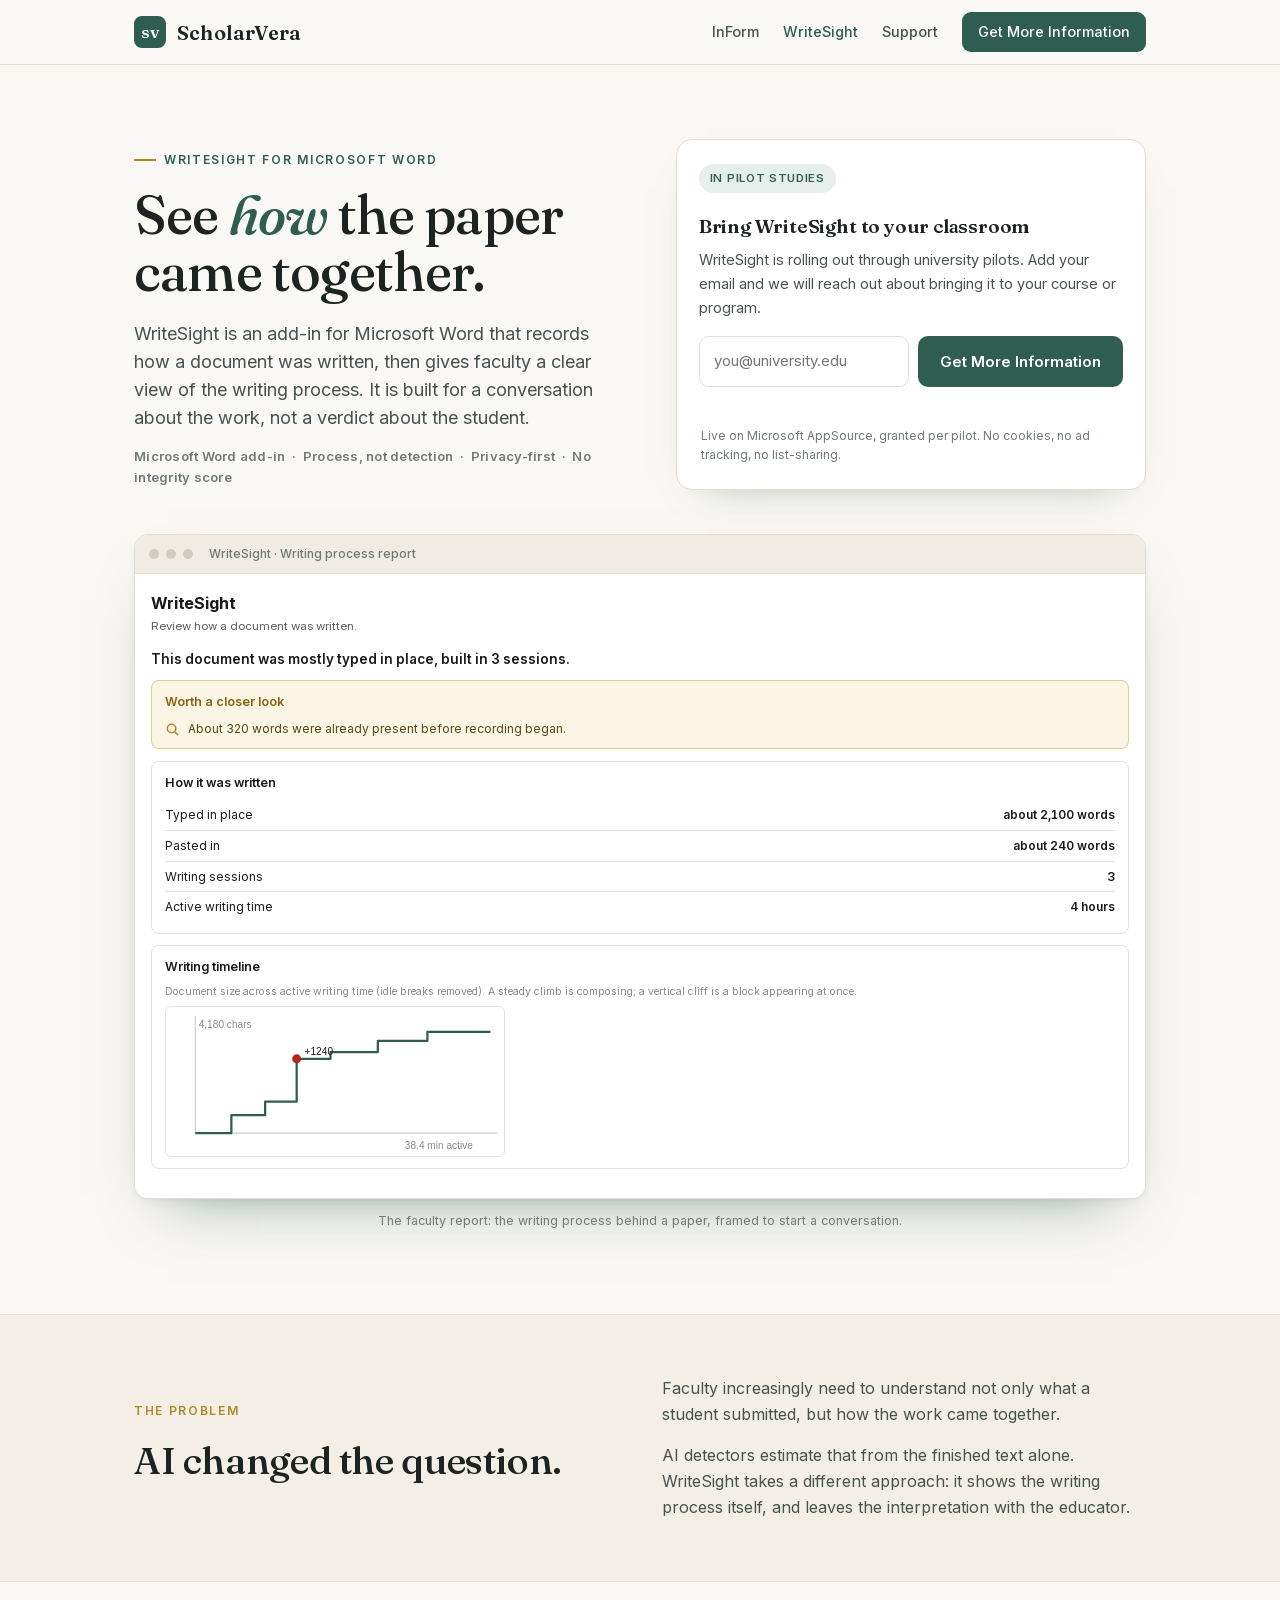
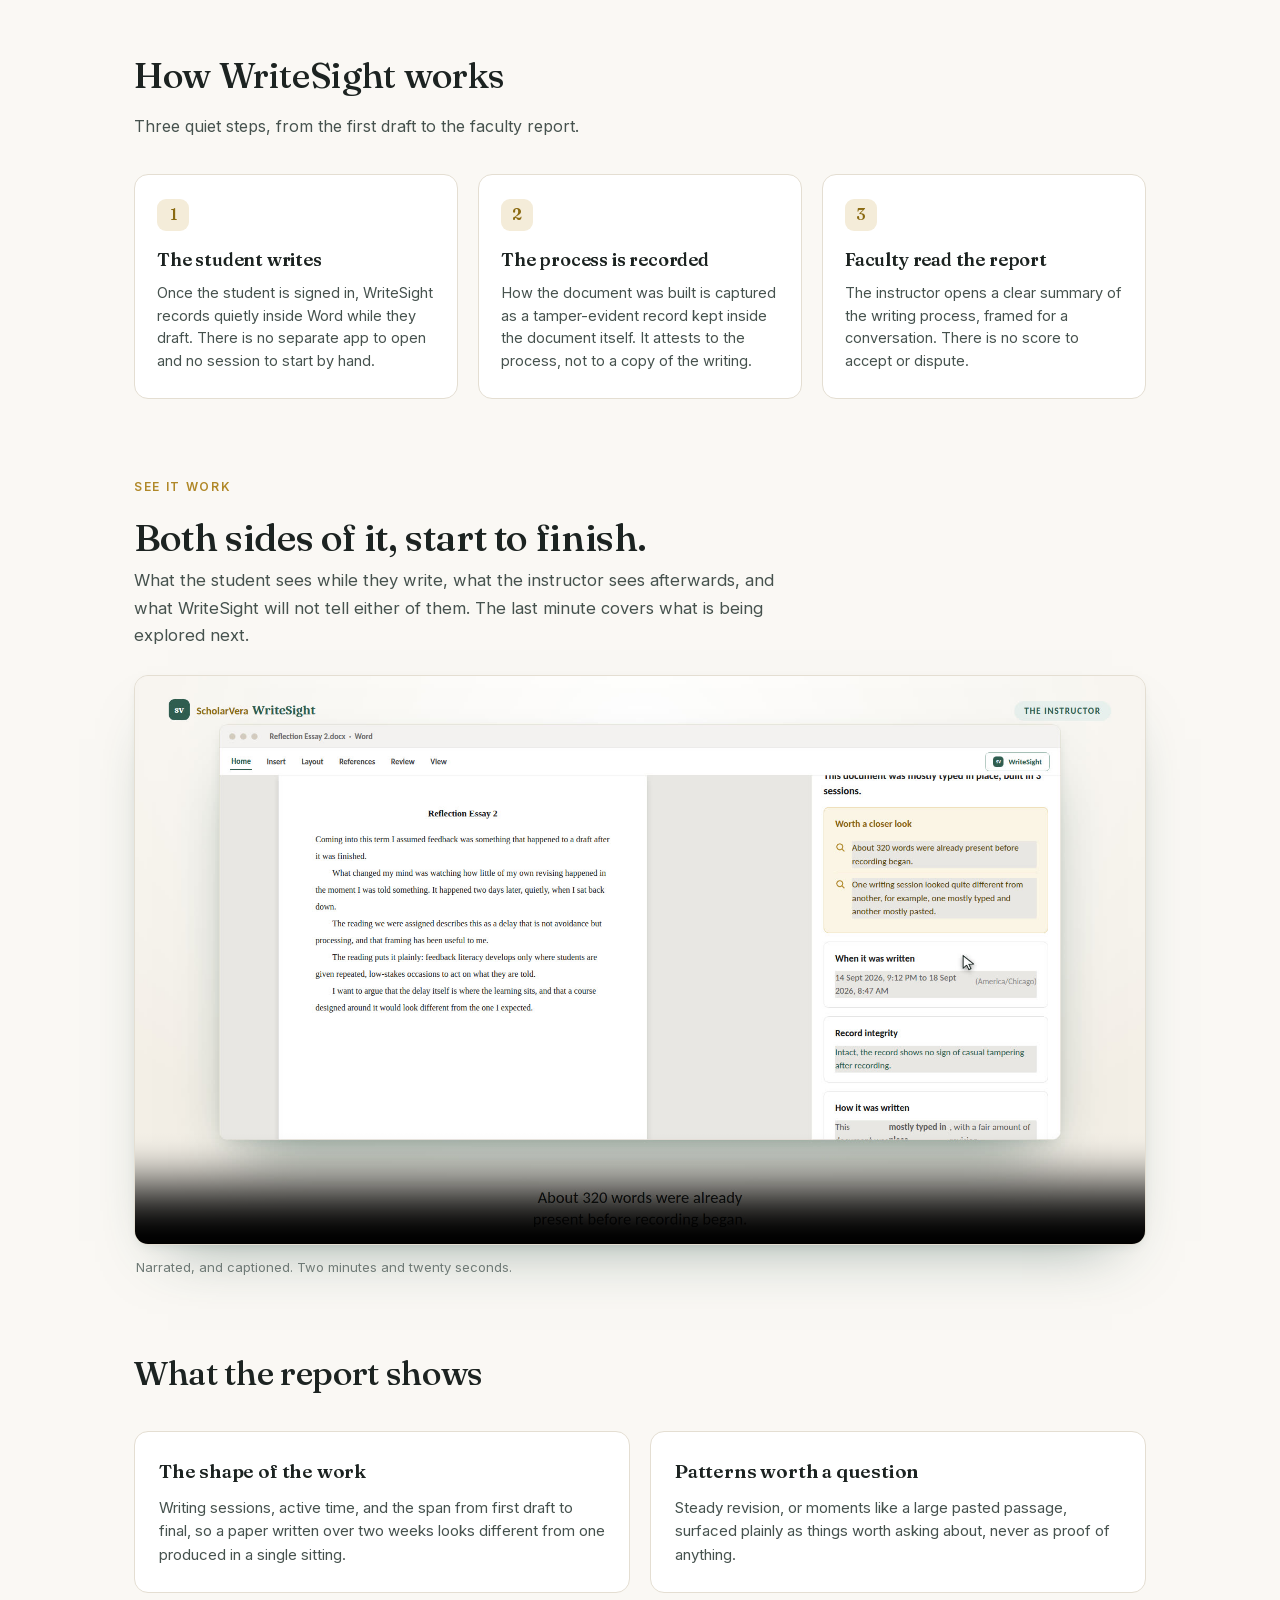
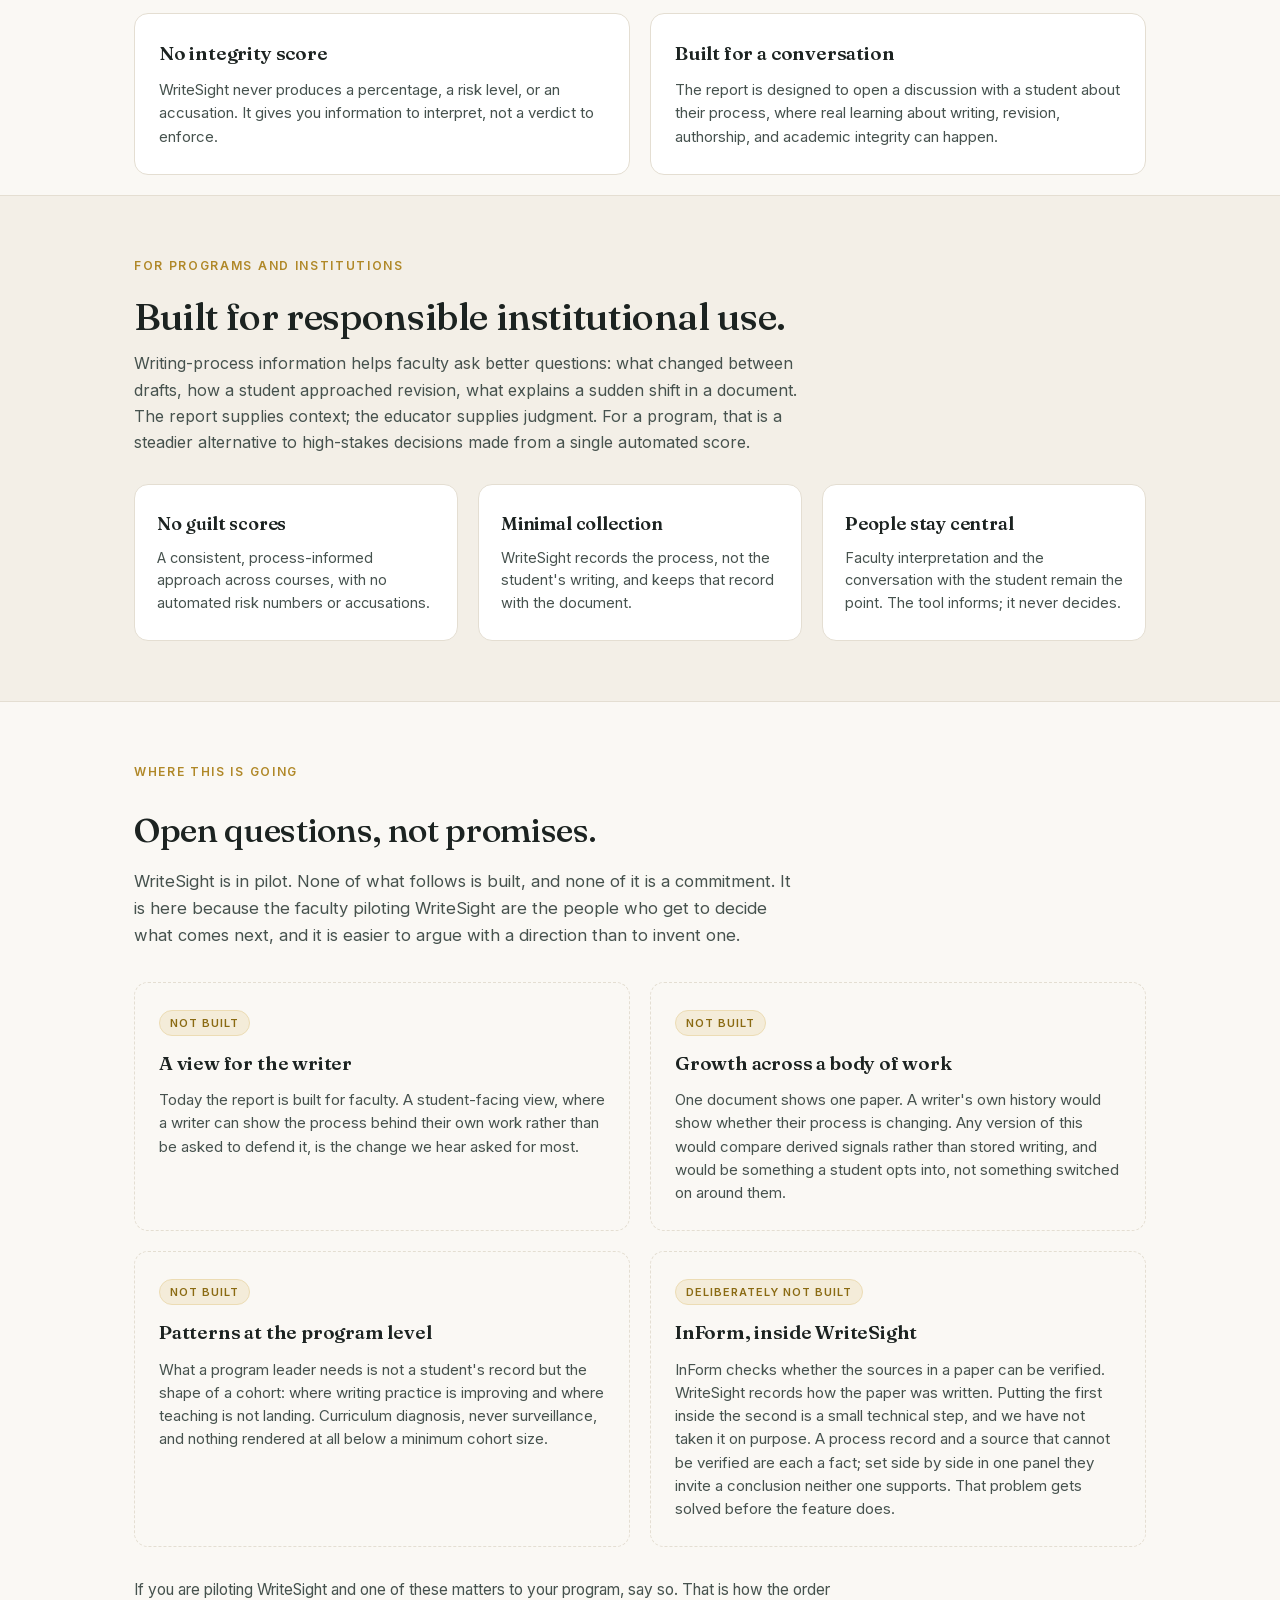
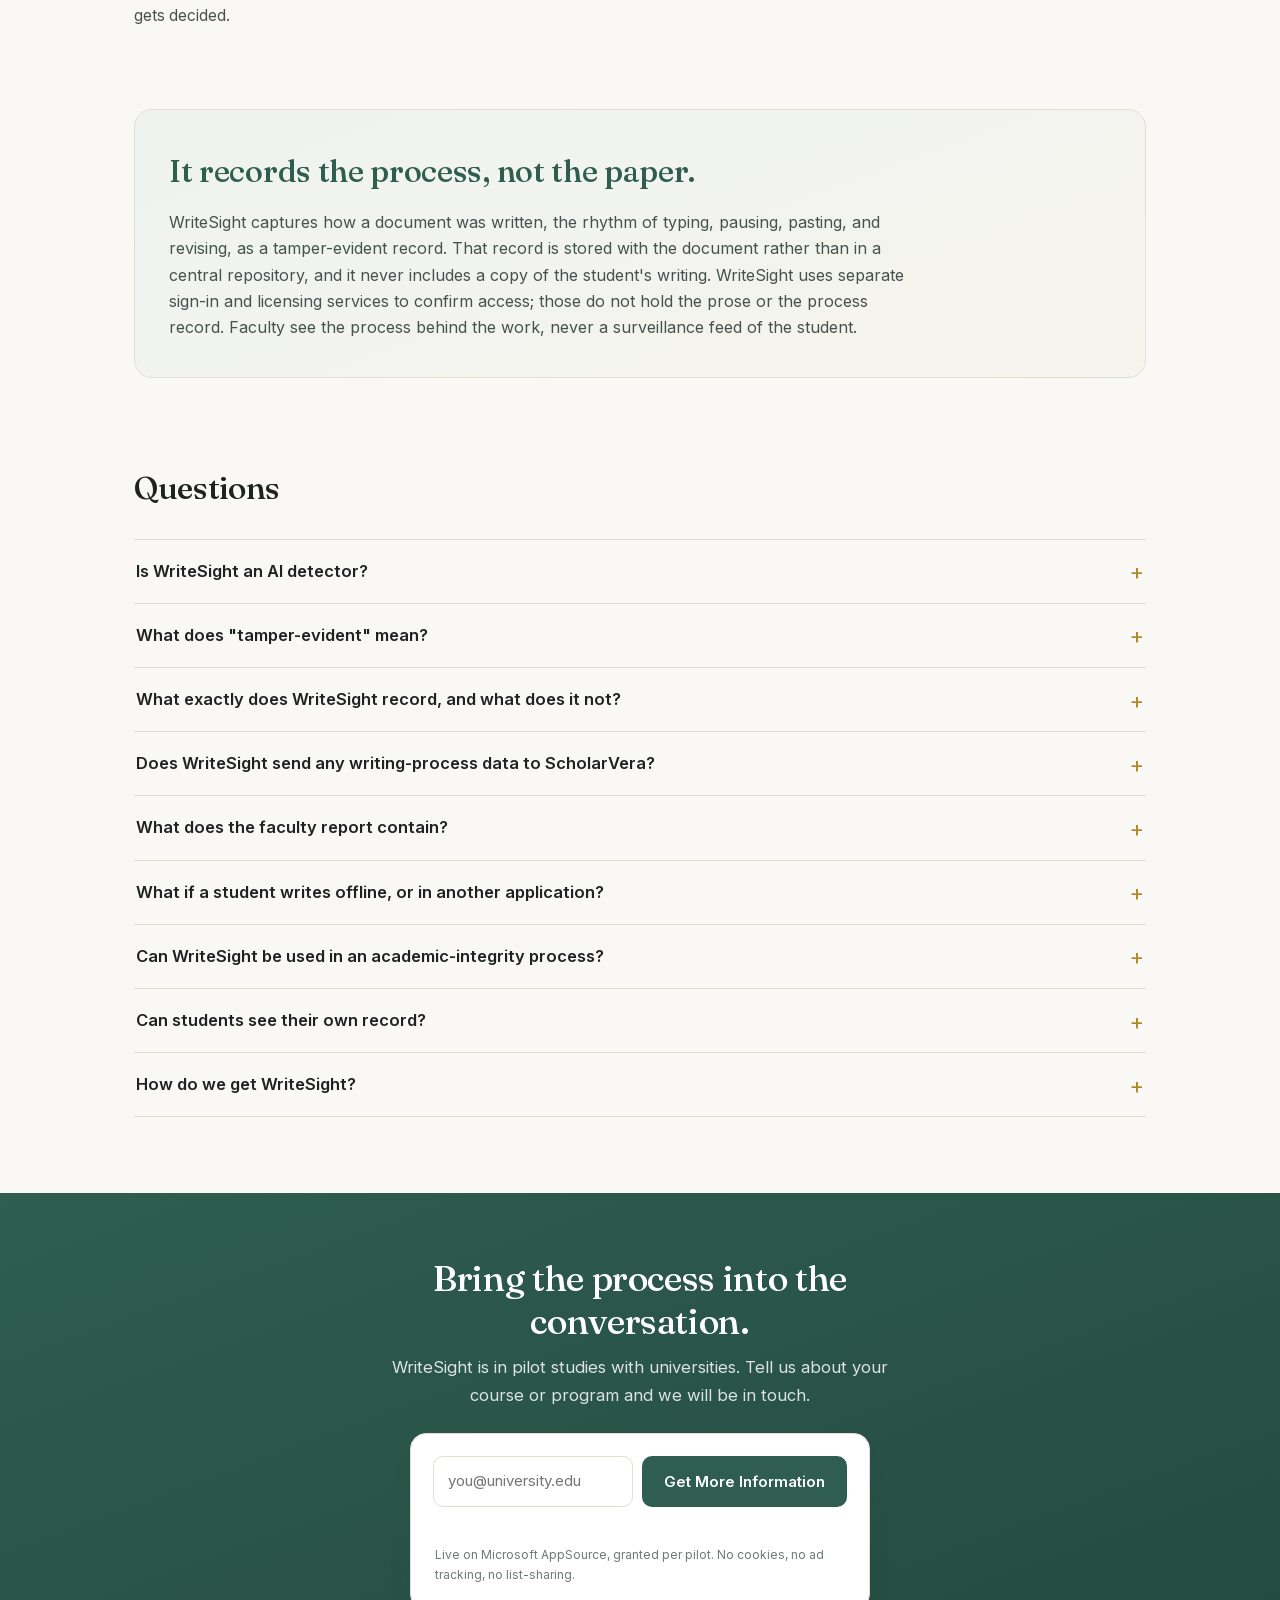
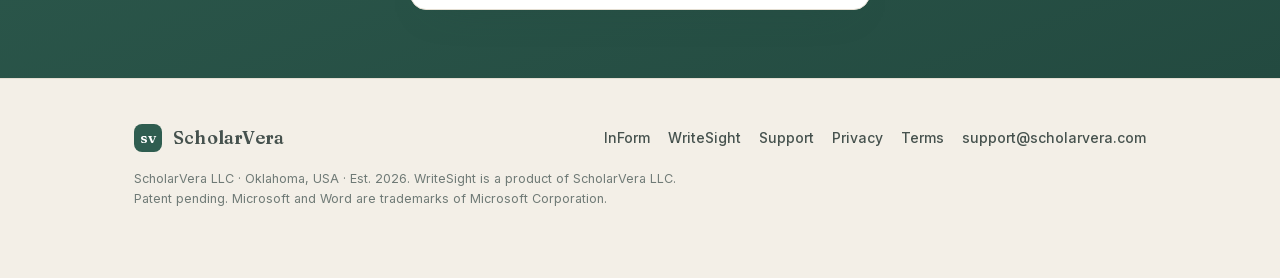
<file: writesight.html>
<!DOCTYPE html>
<html lang="en">
<head>
<meta charset="utf-8">
<meta name="viewport" content="width=device-width, initial-scale=1">
<title>WriteSight: see how the paper came together. A Microsoft Word add-in by ScholarVera</title>
<meta name="description" content="WriteSight is a Microsoft Word add-in that records how a document was written and gives faculty a clear view of the writing process. Built for a conversation about the work, never an integrity score or automated accusation.">
<link rel="icon" type="image/svg+xml" href="favicon.svg">
<link rel="icon" type="image/svg+xml" href="[data-uri]">
<link rel="apple-touch-icon" href="apple-touch-icon.png">
<meta property="og:type" content="website">
<meta property="og:title" content="WriteSight: see how the paper came together">
<meta property="og:description" content="A Microsoft Word add-in that records how a document was written and gives faculty the process behind a paper. A conversation, never a verdict.">
<meta property="og:url" content="https://www.scholarvera.com/writesight">
<meta name="theme-color" content="#2f5d50">
<link rel="preload" as="font" type="font/woff2" href="/fraunces.42a47e20.woff2" crossorigin>
<link rel="preload" as="font" type="font/woff2" href="/fraunces-italic.d254ed05.woff2" crossorigin>
<link rel="preload" as="font" type="font/woff2" href="/inter.2dd9f002.woff2" crossorigin>
<style>
  /* -------------------------------------------------------------------
     SELF-HOSTED, AND DELIBERATELY font-display:optional.

     The fonts used to come from Google, arriving after the first paint, so
     every page painted once in the fallback and again in Fraunces and Inter.
     The second paint is never identical: letter widths differ, lines rebreak,
     blocks change height, and the page visibly jumped. That was the whole of
     the Cumulative Layout Shift score.

     "optional" gives each face a block period of about 100ms and NO swap
     period. The browser either has the font in time and uses it, or keeps the
     fallback below for that page load and never switches mid-visit. The file
     still caches, so a returning visitor gets the real face.

     Filenames carry a content hash, which is what makes the year-long
     immutable caching in _headers safe. CHANGING A FONT FILE MEANS A NEW HASH
     IN THE NAME, here and in the preload tags above.
     ------------------------------------------------------------------- */
  @font-face{font-family:"Fraunces";src:url("/fraunces.42a47e20.woff2") format("woff2");
    font-weight:100 900;font-style:normal;font-display:optional}
  @font-face{font-family:"Fraunces";src:url("/fraunces-italic.d254ed05.woff2") format("woff2");
    font-weight:100 900;font-style:italic;font-display:optional}
  @font-face{font-family:"Inter";src:url("/inter.2dd9f002.woff2") format("woff2");
    font-weight:100 900;font-style:normal;font-display:optional}

  /* ---------------------------------------------------------------------
     METRIC-MATCHED FALLBACKS.

     The page paints in a fallback font before Fraunces and Inter arrive from
     Google, then swaps. Unadjusted, that swap moves every line, which is what
     Cloudflare reported as a poor Cumulative Layout Shift score. The element it
     named was the hero h1's TEXT node rather than the h1 itself, because
     line-height here is unitless: the box does not move, the baseline inside it
     does.

     These numbers are measured, not estimated. They come from the actual font
     files: average advance width over this site's own copy, plus hhea ascent and
     descent, compared against Times New Roman and Arial. Verified in Chromium at
     390, 768, 1024, 1280 and 1600 pixels wide, where the text lands in exactly
     the same position before and after the swap. Unadjusted it moves 2 to 4px.

     IF FRAUNCES OR INTER IS EVER CHANGED OR RE-SUBSET, RECOMPUTE THESE.
     Wrong numbers here are worse than no numbers at all.
     --------------------------------------------------------------------- */
  @font-face{font-family:"Fraunces Fallback";src:local("Times New Roman"),local("Times");
    size-adjust:117.75%;ascent-override:83.06%;descent-override:21.66%;line-gap-override:0%}
  @font-face{font-family:"Inter Fallback";src:local("Arial"),local("Helvetica Neue"),local("Helvetica");
    size-adjust:107.54%;ascent-override:90.08%;descent-override:22.43%;line-gap-override:0%}

  :root{
    --ink:#1c2321; --ink-soft:#46524e; --ink-faint:#6f7a76;
    --paper:#faf8f4; --paper-2:#f3efe7; --card:#ffffff;
    --teal:#2f5d50; --teal-deep:#234a40; --gold:#b08828; --gold-dk:#8a6a12; --gold-soft:#f4ecd9;
    --line:#e4ded2; --line-soft:#eee9df; --ok:#2f7d5b;
    --maxw:1060px;
  }
  *{box-sizing:border-box}
  html{scroll-behavior:smooth}
  body{margin:0; background:var(--paper); color:var(--ink); font-family:"Inter","Inter Fallback",-apple-system,system-ui,sans-serif; font-size:17px; line-height:1.65; -webkit-font-smoothing:antialiased}
  .wrap{max-width:var(--maxw); margin:0 auto; padding:0 24px}
  a{color:inherit}
  .skip{position:absolute; left:-999px; top:0; background:var(--teal); color:#fff; padding:10px 16px; border-radius:0 0 8px 0; z-index:100}
  .skip:focus{left:0}

  header.site{border-bottom:1px solid var(--line); background:rgba(250,248,244,.85); backdrop-filter:blur(8px); position:sticky; top:0; z-index:10}
  .nav{display:flex; align-items:center; justify-content:space-between; height:64px}
  .brand{display:flex; align-items:center; gap:11px; text-decoration:none; color:var(--ink)}
  .brand .mark{width:32px; height:32px; border-radius:8px; background:var(--teal); color:#fff; display:grid; place-items:center; font-family:"Fraunces","Fraunces Fallback",serif; font-weight:600; font-size:17px; letter-spacing:.5px}
  .brand .name{font-family:"Fraunces","Fraunces Fallback",serif; font-weight:600; font-size:20px; letter-spacing:.2px}
  .nav-links{display:flex; gap:24px; align-items:center}
  .nav-links a{text-decoration:none; color:var(--ink-soft); font-size:14.5px; font-weight:500}
  .nav-links a:hover,.nav-links a[aria-current]{color:var(--teal)}
  .nav-links a.cta{background:var(--teal); color:#fff; padding:8px 16px; border-radius:9px}
  .nav-links a.cta:hover{background:var(--teal-deep); color:#fff}
  @media (max-width:600px){ .nav-links{gap:14px; font-size:13.5px} .nav-links a.plain{display:none} }

  section{scroll-margin-top:80px}
  .kicker{font-size:12px; font-weight:600; letter-spacing:.14em; text-transform:uppercase; color:var(--gold); display:block; margin-bottom:20px}
  .status{display:inline-block; font-size:11.5px; font-weight:600; letter-spacing:.06em; text-transform:uppercase; padding:5px 11px; border-radius:100px; margin-bottom:18px; background:#e7efec; color:var(--teal)}
  .eyebrow{display:inline-flex; align-items:center; gap:8px; font-size:12px; font-weight:600; letter-spacing:.14em; text-transform:uppercase; color:var(--teal); margin-bottom:16px}
  .eyebrow::before{content:""; width:22px; height:1.5px; background:var(--gold)}

  /* hero */
  .hero{padding:74px 0 30px}
  .hero .inner{display:grid; grid-template-columns:1.05fr 1fr; gap:48px; align-items:center}
  .hero h1{font-family:"Fraunces","Fraunces Fallback",serif; font-weight:500; font-size:clamp(34px,5.2vw,54px); line-height:1.06; letter-spacing:-.015em; margin:0 0 20px}
  .hero h1 em{font-style:italic; color:var(--teal); font-weight:500}
  .hero .lead{font-size:18px; line-height:1.55; color:var(--ink-soft); max-width:35.328em; margin:0 0 14px}
  .hero .metaline{font-size:13px; font-weight:600; letter-spacing:.02em; color:var(--ink-faint); margin:0}
  @media (max-width:860px){ .hero .inner{grid-template-columns:1fr; gap:34px} .hero{padding:52px 0 20px} }

  /* signup card */
  .signup{background:var(--card); border:1px solid var(--line); border-radius:16px; padding:22px 22px 24px; box-shadow:0 18px 40px -30px rgba(35,74,64,.5)}
  .signup .st{font-family:"Fraunces","Fraunces Fallback",serif; font-weight:600; font-size:19px; margin:0 0 6px; letter-spacing:-.01em}
  .signup .sd{font-size:14.5px; color:var(--ink-soft); margin:0 0 16px}
  .signup .free{display:inline-block; background:var(--gold-soft); color:var(--gold-dk); font-weight:600; font-size:12.5px; padding:4px 11px; border-radius:100px; margin-bottom:14px}
  .signup-form{display:flex; gap:9px; flex-wrap:wrap}
  .signup-form input[type=email]{flex:1 1 200px; min-width:0; font:inherit; font-size:15px; padding:12px 14px; border:1.5px solid var(--line); border-radius:10px; background:#fff; color:var(--ink)}
  .signup-form input[type=email]:focus{outline:none; border-color:var(--teal)}
  .hp{position:absolute; left:-9999px; width:1px; height:1px; overflow:hidden}
  .btn{display:inline-block; text-decoration:none; text-align:center; font-family:inherit; font-weight:600; font-size:15px; padding:12px 22px; border-radius:10px; border:0; cursor:pointer; transition:transform .12s ease, background .12s ease}
  .btn:active{transform:translateY(1px)}
  .btn.primary{background:var(--teal); color:#fff}
  .btn.primary:hover{background:var(--teal-deep)}
  .signup .msg{font-size:13.5px; margin:12px 2px 0; min-height:1.1em}
  .signup .msg.ok{color:var(--ok)} .signup .msg.err{color:#b0402a}
  .signup .fine{font-size:12px; color:var(--ink-faint); margin:12px 2px 0}

  /* app-window mockup: faculty report */
  .shot{border:1px solid var(--line); border-radius:14px; overflow:hidden; background:#fff; box-shadow:0 30px 60px -34px rgba(35,74,64,.5), 0 4px 14px -8px rgba(35,74,64,.25)}
  .shot-bar{display:flex; align-items:center; gap:7px; padding:9px 14px; background:#f0ece3; border-bottom:1px solid var(--line)}
  .shot-bar .d{width:10px; height:10px; border-radius:50%; background:#d3ccbe}
  .shot-title{margin-left:9px; font-size:12px; color:var(--ink-faint); font-weight:500}
  /* WriteSight report mockup, rebuilt from faculty-review.js renderInto().
     The real report is a headline sentence, a triage box, key/value cards and a
     cumulative timeline whose vertical cliffs are pasted blocks. */
  .ws-shot{padding:16px 16px 18px; background:#fff; font-family:"Inter","Inter Fallback",-apple-system,system-ui,sans-serif; color:#1a1a1a}
  .ws-shot .wsh1{font-size:16px; font-weight:700; margin:0; letter-spacing:-.01em}
  .ws-shot .wssub{color:#5c5c5c; font-size:11.5px; margin:1px 0 14px}
  .ws-shot .wshead{font-size:13.5px; font-weight:600; margin:0 0 11px; line-height:1.4}
  .ws-look{border:1px solid #e3c98c; background:#fbf5e6; border-radius:8px; padding:11px 13px; margin-bottom:12px}
  .ws-look .th{font-weight:600; color:#8a6212; font-size:12.5px; margin-bottom:7px}
  .ws-look .item{display:flex; align-items:flex-start; gap:8px; font-size:12px; color:#5a4710; line-height:1.45}
  .ws-look .item svg{flex:none; margin-top:2px}
  .ws-card{border:1px solid #e2e2e2; border-radius:8px; padding:11px 13px; margin-bottom:11px}
  .ws-card h4{font-size:12.5px; margin:0 0 6px; font-weight:600}
  .ws-kv{display:flex; justify-content:space-between; gap:10px; padding:5px 0; border-bottom:1px solid #e2e2e2; font-size:12px}
  .ws-kv:last-child{border-bottom:none}
  .ws-kv .v{font-weight:600; font-variant-numeric:tabular-nums}
  .ws-card .tnote{color:#8a8a8a; font-size:10.5px; margin:0 0 7px; line-height:1.45}
  .ws-card svg.tl{display:block; width:100%; max-width:340px; height:auto; border:1px solid #e2e2e2; border-radius:6px; margin-top:6px}
  .shot-cap{margin-top:12px; font-size:12.5px; color:var(--ink-faint); text-align:center}

  /* problem band */
  .band{padding:60px 0; border-top:1px solid var(--line); margin-top:40px; background:var(--paper-2); border-bottom:1px solid var(--line)}
  .band .inner{display:grid; grid-template-columns:1fr 1fr; gap:44px; align-items:center}
  .band h2{font-family:"Fraunces","Fraunces Fallback",serif; font-weight:500; font-size:clamp(26px,4vw,38px); line-height:1.12; letter-spacing:-.01em; margin:0 0 12px}
  .band p{font-size:16px; color:var(--ink-soft); margin:0 0 14px}
  .band p:last-child{margin-bottom:0}
  @media (max-width:800px){ .band .inner{grid-template-columns:1fr; gap:22px} }

  /* how it works */
  .how{padding:64px 0 20px}
  .how h2{font-family:"Fraunces","Fraunces Fallback",serif; font-weight:500; font-size:clamp(26px,4vw,36px); margin:0 0 8px; letter-spacing:-.01em}
  .how .sub{color:var(--ink-soft); font-size:16px; margin:0 0 34px; max-width:37.852em}
  .steps{display:grid; grid-template-columns:repeat(3,1fr); gap:20px}
  .step{background:var(--card); border:1px solid var(--line); border-radius:14px; padding:24px 22px 26px}
  .step .num{width:32px; height:32px; border-radius:9px; background:var(--gold-soft); color:var(--gold-dk); display:grid; place-items:center; font-family:"Fraunces","Fraunces Fallback",serif; font-weight:600; font-size:16px; margin-bottom:14px}
  .step h3{font-family:"Fraunces","Fraunces Fallback",serif; font-weight:600; font-size:18px; margin:0 0 8px; letter-spacing:-.01em}
  .step p{font-size:14.5px; margin:0; color:var(--ink-soft); line-height:1.55}
  @media (max-width:760px){ .steps{grid-template-columns:1fr} }

  /* capabilities */
  .caps{padding:60px 0 20px}
  .caps h2{font-family:"Fraunces","Fraunces Fallback",serif; font-weight:500; font-size:clamp(24px,3.6vw,34px); margin:0 0 30px; letter-spacing:-.01em}

  /* demo video */
  .demo{padding:58px 0 6px}
  .demo h2{font-family:"Fraunces","Fraunces Fallback",serif; font-weight:500; font-size:clamp(26px,4vw,38px); line-height:1.12; letter-spacing:-.01em; margin:0 0 8px}
  .demo .sub{color:var(--ink-soft); font-size:16.5px; max-width:39.113em; margin:0 0 26px}
  .videoframe{border:1px solid var(--line); border-radius:14px; overflow:hidden; background:#efece5; line-height:0;
    box-shadow:0 30px 60px -34px rgba(35,74,64,.5), 0 4px 14px -8px rgba(35,74,64,.25)}
  .videoframe video{display:block; width:100%; height:auto}
  .demo .fine2{font-size:13px; color:var(--ink-faint); margin:12px 2px 0}

  /* roadmap: explicitly not-yet-built, so it is styled quieter than the shipped sections */
  .roadmap h2{margin:0 0 10px}
  .roadmap .rmsub{color:var(--ink-soft); font-size:16.5px; max-width:40.375em; margin:0 0 32px}
  .roadmap .cap{background:transparent; border-style:dashed}
  .roadmap .rmtag{display:inline-block; font-size:11px; font-weight:600; letter-spacing:.09em; text-transform:uppercase;
    color:var(--gold-dk); background:var(--gold-soft); border:1px solid #ecdcb4; border-radius:100px; padding:3px 10px; margin-bottom:12px}
  .roadmap .rmnote{margin:30px 0 0; font-size:15.5px; color:var(--ink-soft); max-width:45.422em}
  .capgrid{display:grid; grid-template-columns:repeat(2,1fr); gap:20px}
  .cap{background:var(--card); border:1px solid var(--line); border-radius:14px; padding:24px 24px 26px}
  .cap h3{font-family:"Fraunces","Fraunces Fallback",serif; font-weight:600; font-size:19px; margin:0 0 9px; letter-spacing:-.01em}
  .cap p{font-size:15px; margin:0; color:var(--ink-soft); line-height:1.55}
  @media (max-width:700px){ .capgrid{grid-template-columns:1fr} }

  /* privacy */
  .privacy{padding:60px 0 24px}
  .privacy .box{background:linear-gradient(160deg,#eef3f0,#f7f4ee); border:1px solid var(--line); border-radius:18px; padding:36px 34px}
  .privacy h2{font-family:"Fraunces","Fraunces Fallback",serif; font-weight:500; font-size:clamp(23px,3.4vw,31px); color:var(--teal); margin:0 0 12px; letter-spacing:-.01em}
  .privacy p{font-size:16px; color:var(--ink-soft); margin:0; max-width:46.684em}

  /* faq */
  .faq{padding:60px 0 20px}
  .faq h2{font-family:"Fraunces","Fraunces Fallback",serif; font-weight:500; font-size:clamp(24px,3.6vw,32px); margin:0 0 24px; letter-spacing:-.01em}
  .faq details{border-top:1px solid var(--line); padding:18px 2px}
  .faq details:last-of-type{border-bottom:1px solid var(--line)}
  .faq summary{font-weight:600; font-size:16.5px; cursor:pointer; list-style:none; display:flex; justify-content:space-between; align-items:center; gap:16px}
  .faq summary::-webkit-details-marker{display:none}
  .faq summary::after{content:"+"; color:var(--gold); font-size:22px; font-weight:400; line-height:1}
  .faq details[open] summary::after{content:"\2212"}
  .faq details p{margin:12px 0 0; color:var(--ink-soft); font-size:15.5px; max-width:46.684em}

  /* final cta */
  .finalcta{margin-top:56px; background:linear-gradient(160deg,var(--teal),var(--teal-deep)); color:#fff}
  .finalcta .in{padding:64px 0 68px; text-align:center}
  .finalcta h2{font-family:"Fraunces","Fraunces Fallback",serif; font-weight:500; font-size:clamp(25px,3.8vw,36px); line-height:1.18; margin:0 auto 12px; max-width:14.487em; color:#fff; letter-spacing:-.01em}
  .finalcta p{color:rgba(255,255,255,.84); font-size:16.5px; max-width:32.805em; margin:0 auto 24px}
  .finalcta .signup{max-width:460px; margin:0 auto; text-align:left; color:var(--ink)}

  footer.site{border-top:1px solid var(--line); padding:44px 0 56px; color:var(--ink-faint); font-size:14px; background:var(--paper-2); margin-top:0}
  .foot-row{display:flex; flex-wrap:wrap; gap:14px 22px; align-items:center; justify-content:space-between}
  .foot-links{display:flex; gap:18px; flex-wrap:wrap}
  .foot-links a{color:var(--ink-soft); text-decoration:none; font-weight:500}
  .foot-links a:hover{color:var(--teal)}
  .foot-note{margin-top:16px; font-size:12.5px; color:var(--ink-faint); max-width:46.684em}

  :focus-visible{outline:2px solid var(--teal); outline-offset:3px; border-radius:3px}
  @media (prefers-reduced-motion:reduce){html{scroll-behavior:auto}}
</style>
</head>
<body>
<a class="skip" href="#main">Skip to content</a>
<header class="site">
  <div class="wrap nav">
    <a class="brand" href="/"><span class="mark" aria-hidden="true">sv</span><span class="name">ScholarVera</span></a>
    <nav class="nav-links" aria-label="Primary">
      <a class="plain" href="/inform">InForm</a>
      <a class="plain" href="/writesight" aria-current="page">WriteSight</a>
      <a class="plain" href="/support">Support</a>
      <a class="cta" href="#get-updates">Get More Information</a>
    </nav>
  </div>
</header>

<main id="main">
  <!-- HERO -->
  <section class="hero">
    <div class="wrap inner">
      <div class="copy">
        <span class="eyebrow">WriteSight for Microsoft Word</span>
        <h1>See <em>how</em> the paper came together.</h1>
        <p class="lead">WriteSight is an add-in for Microsoft Word that records how a document was written, then gives faculty a clear view of the writing process. It is built for a conversation about the work, not a verdict about the student.</p>
        <p class="metaline">Microsoft Word add-in &nbsp;&middot;&nbsp; Process, not detection &nbsp;&middot;&nbsp; Privacy-first &nbsp;&middot;&nbsp; No integrity score</p>
      </div>

      <div class="signup" id="get-updates">
        <span class="status">In pilot studies</span>
        <div class="st">Bring WriteSight to your classroom</div>
        <p class="sd">WriteSight is rolling out through university pilots. Add your email and we will reach out about bringing it to your course or program.</p>
        <form class="signup-form" data-product="writesight" novalidate>
          <label class="hp" aria-hidden="true">Company<input type="text" name="company" tabindex="-1" autocomplete="off"></label>
          <input type="email" name="email" required placeholder="you@university.edu" aria-label="Email address">
          <button class="btn primary" type="submit">Get More Information</button>
        </form>
        <p class="msg" role="status" aria-live="polite"></p>
        <p class="fine">Live on Microsoft AppSource, granted per pilot. No cookies, no ad tracking, no list-sharing.</p>
      </div>
    </div>

    <div class="wrap" style="margin-top:44px">
      <div class="shot" role="img" aria-label="The WriteSight faculty report: a one-sentence summary of how the document was built, a Worth A Closer Look box holding one plain observation, key figures for typing and pasting, and a timeline whose vertical cliff marks a pasted block.">
        <div class="shot-bar"><span class="d"></span><span class="d"></span><span class="d"></span><span class="shot-title">WriteSight &middot; Writing process report</span></div>
          <div class="ws-shot">
            <p class="wsh1">WriteSight</p>
            <p class="wssub">Review how a document was written.</p>
            <p class="wshead">This document was mostly typed in place, built in 3 sessions.</p>
            <div class="ws-look">
              <div class="th">Worth a closer look</div>
              <div class="item">
                <svg class="icon" width="15" height="15" viewBox="0 0 16 16" fill="none" stroke="#b08828" stroke-width="1.6" aria-hidden="true"><circle cx="7" cy="7" r="4.5"/><line x1="10.5" y1="10.5" x2="14" y2="14"/></svg>
                <div>About 320 words were already present before recording began.</div>
              </div>
            </div>
            <div class="ws-card">
              <h4>How it was written</h4>
              <div class="ws-kv"><span>Typed in place</span><span class="v">about 2,100 words</span></div>
              <div class="ws-kv"><span>Pasted in</span><span class="v">about 240 words</span></div>
              <div class="ws-kv"><span>Writing sessions</span><span class="v">3</span></div>
              <div class="ws-kv"><span>Active writing time</span><span class="v">4 hours</span></div>
            </div>
            <div class="ws-card">
              <h4>Writing timeline</h4>
              <p class="tnote">Document size across active writing time (idle breaks removed). A steady climb is composing; a vertical cliff is a block appearing at once.</p>
              <svg class="tl" viewBox="0 0 300 132" role="img" aria-label="A line chart of document size over active writing time. The line climbs in steps, with one vertical cliff marking a pasted block.">
                <line x1="26" y1="112" x2="294" y2="112" stroke="#ccc" stroke-width="1"/>
                <line x1="26" y1="112" x2="26" y2="8" stroke="#ccc" stroke-width="1"/>
                <path d="M26 112 L58 112 L58 96 L88 96 L88 84 L116 84 L116 46 L146 46 L146 40 L188 40 L188 30 L232 30 L232 22 L288 22"
                      fill="none" stroke="#2f5d50" stroke-width="2" stroke-linejoin="round"/>
                <circle cx="116" cy="46" r="4" fill="#b3261e"/>
                <text x="123" y="43" font-size="9" fill="#1a1a1a" font-family="sans-serif">+1240</text>
                <text x="29" y="19" font-size="9" fill="#888" font-family="sans-serif">4,180 chars</text>
                <text x="212" y="126" font-size="9" fill="#888" font-family="sans-serif">38.4 min active</text>
              </svg>
            </div>
          </div>
      </div>
      <p class="shot-cap">The faculty report: the writing process behind a paper, framed to start a conversation.</p>
    </div>
  </section>

  <!-- PROBLEM -->
  <section class="band">
    <div class="wrap inner">
      <div>
        <span class="kicker">The problem</span>
        <h2>AI changed the question.</h2>
      </div>
      <div>
        <p>Faculty increasingly need to understand not only what a student submitted, but how the work came together.</p>
        <p>AI detectors estimate that from the finished text alone. WriteSight takes a different approach: it shows the writing process itself, and leaves the interpretation with the educator.</p>
      </div>
    </div>
  </section>

  <!-- HOW IT WORKS -->
  <section class="how">
    <div class="wrap">
      <h2>How WriteSight works</h2>
      <p class="sub">Three quiet steps, from the first draft to the faculty report.</p>
      <div class="steps">
        <div class="step">
          <div class="num">1</div>
          <h3>The student writes</h3>
          <p>Once the student is signed in, WriteSight records quietly inside Word while they draft. There is no separate app to open and no session to start by hand.</p>
        </div>
        <div class="step">
          <div class="num">2</div>
          <h3>The process is recorded</h3>
          <p>How the document was built is captured as a tamper-evident record kept inside the document itself. It attests to the process, not to a copy of the writing.</p>
        </div>
        <div class="step">
          <div class="num">3</div>
          <h3>Faculty read the report</h3>
          <p>The instructor opens a clear summary of the writing process, framed for a conversation. There is no score to accept or dispute.</p>
        </div>
      </div>
    </div>
  </section>

  <!-- DEMO VIDEO -->
  <section class="demo" id="demo">
    <div class="wrap">
      <span class="kicker">See it work</span>
      <h2>Both sides of it, start to finish.</h2>
      <p class="sub">What the student sees while they write, what the instructor sees afterwards, and what
        WriteSight will not tell either of them. The last minute covers what is being explored next.</p>
      <div class="videoframe">
        <video controls preload="none" playsinline poster="writesight-demo-poster.jpg"
               width="1920" height="1080"
               aria-label="A demonstration of WriteSight recording a document as it is written, and the report an instructor sees afterwards.">
          <source src="writesight-demo.mp4" type="video/mp4">
          <track kind="captions" src="writesight-demo.vtt" srclang="en" label="English" default>
          <p style="line-height:1.6; padding:20px">Your browser cannot play this video.
            <a href="writesight-demo.mp4">Download it instead.</a></p>
        </video>
      </div>
      <p class="fine2">Narrated, and captioned. Two minutes and twenty seconds.</p>
    </div>
  </section>

  <!-- WHAT IT SHOWS -->
  <section class="caps">
    <div class="wrap">
      <h2>What the report shows</h2>
      <div class="capgrid">
        <div class="cap">
          <h3>The shape of the work</h3>
          <p>Writing sessions, active time, and the span from first draft to final, so a paper written over two weeks looks different from one produced in a single sitting.</p>
        </div>
        <div class="cap">
          <h3>Patterns worth a question</h3>
          <p>Steady revision, or moments like a large pasted passage, surfaced plainly as things worth asking about, never as proof of anything.</p>
        </div>
        <div class="cap">
          <h3>No integrity score</h3>
          <p>WriteSight never produces a percentage, a risk level, or an accusation. It gives you information to interpret, not a verdict to enforce.</p>
        </div>
        <div class="cap">
          <h3>Built for a conversation</h3>
          <p>The report is designed to open a discussion with a student about their process, where real learning about writing, revision, authorship, and academic integrity can happen.</p>
        </div>
      </div>
    </div>
  </section>

  <!-- INSTITUTIONAL -->
  <section class="band" style="margin-top:0">
    <div class="wrap">
      <span class="kicker">For programs and institutions</span>
      <h2>Built for responsible institutional use.</h2>
      <p style="max-width:41.637em">Writing-process information helps faculty ask better questions: what changed between drafts, how a student approached revision, what explains a sudden shift in a document. The report supplies context; the educator supplies judgment. For a program, that is a steadier alternative to high-stakes decisions made from a single automated score.</p>
      <div class="steps" style="margin-top:28px">
        <div class="step"><h3>No guilt scores</h3><p>A consistent, process-informed approach across courses, with no automated risk numbers or accusations.</p></div>
        <div class="step"><h3>Minimal collection</h3><p>WriteSight records the process, not the student's writing, and keeps that record with the document.</p></div>
        <div class="step"><h3>People stay central</h3><p>Faculty interpretation and the conversation with the student remain the point. The tool informs; it never decides.</p></div>
      </div>
    </div>
  </section>

  <!-- ROADMAP -->
  <section class="caps roadmap" id="roadmap">
    <div class="wrap">
      <span class="kicker">Where this is going</span>
      <h2>Open questions, not promises.</h2>
      <p class="rmsub">WriteSight is in pilot. None of what follows is built, and none of it is a commitment.
        It is here because the faculty piloting WriteSight are the people who get to decide what comes next,
        and it is easier to argue with a direction than to invent one.</p>
      <div class="capgrid">
        <div class="cap">
          <span class="rmtag">Not built</span>
          <h3>A view for the writer</h3>
          <p>Today the report is built for faculty. A student-facing view, where a writer can show the process
            behind their own work rather than be asked to defend it, is the change we hear asked for most.</p>
        </div>
        <div class="cap">
          <span class="rmtag">Not built</span>
          <h3>Growth across a body of work</h3>
          <p>One document shows one paper. A writer's own history would show whether their process is changing.
            Any version of this would compare derived signals rather than stored writing, and would be something
            a student opts into, not something switched on around them.</p>
        </div>
        <div class="cap">
          <span class="rmtag">Not built</span>
          <h3>Patterns at the program level</h3>
          <p>What a program leader needs is not a student's record but the shape of a cohort: where writing
            practice is improving and where teaching is not landing. Curriculum diagnosis, never surveillance,
            and nothing rendered at all below a minimum cohort size.</p>
        </div>
        <div class="cap">
          <span class="rmtag">Deliberately not built</span>
          <h3>InForm, inside WriteSight</h3>
          <p>InForm checks whether the sources in a paper can be verified. WriteSight records how the paper was
            written. Putting the first inside the second is a small technical step, and we have not taken it on
            purpose. A process record and a source that cannot be verified are each a fact; set side by side in
            one panel they invite a conclusion neither one supports. That problem gets solved before the
            feature does.</p>
        </div>
      </div>
      <p class="rmnote">If you are piloting WriteSight and one of these matters to your program, say so. That is
        how the order gets decided.</p>
    </div>
  </section>

  <!-- PRIVACY -->
  <section class="privacy">
    <div class="wrap">
      <div class="box">
        <h2>It records the process, not the paper.</h2>
        <p>WriteSight captures how a document was written, the rhythm of typing, pausing, pasting, and revising, as a tamper-evident record. That record is stored with the document rather than in a central repository, and it never includes a copy of the student's writing. WriteSight uses separate sign-in and licensing services to confirm access; those do not hold the prose or the process record. Faculty see the process behind the work, never a surveillance feed of the student.</p>
      </div>
    </div>
  </section>

  <!-- FAQ -->
  <section class="faq">
    <div class="wrap">
      <h2>Questions</h2>
      <details>
        <summary>Is WriteSight an AI detector?</summary>
        <p>No. WriteSight does not guess whether AI was used and never produces a score or an accusation. AI detectors estimate from the finished text alone; WriteSight takes a different approach and shows how the document was written, leaving the interpretation to the educator.</p>
      </details>
      <details>
        <summary>What does "tamper-evident" mean?</summary>
        <p>It means the record is designed so that changes to the recorded history can be detected rather than silently rewritten. That is what lets a reader trust that the process they are seeing is the process that actually happened.</p>
      </details>
      <details>
        <summary>What exactly does WriteSight record, and what does it not?</summary>
        <p>It records the shape of the writing process: session timing, typing and pausing, pasted passages, and revision over time. It does not record a copy of the text you write. The report is built from how the document came together, not from its contents.</p>
      </details>
      <details>
        <summary>Does WriteSight send any writing-process data to ScholarVera?</summary>
        <p>The writing-process record stays with the document and is not sent to ScholarVera. WriteSight uses account and licensing services to sign a user in and confirm access, and those do not contain the writing or the process record.</p>
      </details>
      <details>
        <summary>What does the faculty report contain?</summary>
        <p>A summary of the writing process: the number of sessions, active writing time, the span from first draft to final, a view of activity over time, and neutral observations such as a large pasted passage. It is framed to prompt a conversation, not to deliver a judgment.</p>
      </details>
      <details>
        <summary>What if a student writes offline, or in another application?</summary>
        <p>WriteSight records the work done in Word with the add-in signed in. Writing done in another application, or with the add-in turned off, is not captured, so the report reflects the drafting that happened in Word. That is a limit worth naming plainly rather than implying the record is exhaustive.</p>
      </details>
      <details>
        <summary>Can WriteSight be used in an academic-integrity process?</summary>
        <p>WriteSight provides process information that can inform a faculty member's questions and a conversation with a student. It is not designed to be standalone proof of misconduct and should not be treated as a verdict. The judgment stays with the educator and the institution.</p>
      </details>
      <details>
        <summary>Can students see their own record?</summary>
        <p>The current focus is the faculty view used in our pilots. A student-facing view, where a writer can share the process behind their work, is on the roadmap.</p>
      </details>
      <details>
        <summary>How do we get WriteSight?</summary>
        <p>WriteSight is live on Microsoft AppSource and is rolling out through university pilots, granted per participating course or program. Add your email above and we will reach out about a pilot that fits your setting.</p>
      </details>
    </div>
  </section>

  <!-- FINAL CTA -->
  <section class="finalcta">
    <div class="wrap in">
      <h2>Bring the process into the conversation.</h2>
      <p>WriteSight is in pilot studies with universities. Tell us about your course or program and we will be in touch.</p>
      <div class="signup">
        <form class="signup-form" data-product="writesight" novalidate>
          <label class="hp" aria-hidden="true">Company<input type="text" name="company" tabindex="-1" autocomplete="off"></label>
          <input type="email" name="email" required placeholder="you@university.edu" aria-label="Email address">
          <button class="btn primary" type="submit">Get More Information</button>
        </form>
        <p class="msg" role="status" aria-live="polite"></p>
        <p class="fine">Live on Microsoft AppSource, granted per pilot. No cookies, no ad tracking, no list-sharing.</p>
      </div>
    </div>
  </section>
</main>

<footer class="site">
  <div class="wrap">
    <div class="foot-row">
      <a class="brand" href="/" style="color:var(--ink-soft)">
        <span class="mark" style="width:28px;height:28px;font-size:15px" aria-hidden="true">sv</span>
        <span class="name" style="font-size:18px">ScholarVera</span>
      </a>
      <div class="foot-links">
        <a href="/inform">InForm</a>
        <a href="/writesight">WriteSight</a>
        <a href="/support">Support</a>
        <a href="/privacy">Privacy</a>
        <a href="/eula">Terms</a>
        <a href="mailto:support@scholarvera.com">support@scholarvera.com</a>
      </div>
    </div>
    <p class="foot-note">ScholarVera LLC &middot; Oklahoma, USA &middot; Est. 2026. WriteSight is a product of ScholarVera LLC. Patent pending. Microsoft and Word are trademarks of Microsoft Corporation.</p>
  </div>
</footer>

<script>
  var SV_SIGNUP = {
    endpoint: "https://fyugpyjlcyrnqhvopdho.supabase.co/functions/v1/site-signup",
    apikey: "sb_publishable_NDE8luhKmvNDlOsscCB2Bg_F4zKU3rC",  // Supabase publishable key (public-safe)
    product: "writesight"
  };
  (function(){
    var forms = document.querySelectorAll(".signup-form");
    Array.prototype.forEach.call(forms, function(form){
      form.addEventListener("submit", function(e){
        e.preventDefault();
        var card = form.closest(".signup") || form.parentNode;
        var msg = card.querySelector(".msg");
        var email = (form.email.value || "").trim();
        var hp = (form.company.value || "").trim();
        var product = form.getAttribute("data-product") || SV_SIGNUP.product;
        function say(t, cls){ if(msg){ msg.textContent = t; msg.className = "msg " + (cls||""); } }
        if (hp) { say("Thanks!", "ok"); return; }
        if (!/^[^@\s]+@[^@\s]+\.[^@\s]+$/.test(email)) { say("Please enter a valid email address.", "err"); return; }
        var btn = form.querySelector("button[type=submit]");
        if (btn){ btn.disabled = true; }
        say("Sending...", "");
        var headers = { "Content-Type": "application/json" };
        if (SV_SIGNUP.apikey){ headers["apikey"] = SV_SIGNUP.apikey; headers["Authorization"] = "Bearer " + SV_SIGNUP.apikey; }
        fetch(SV_SIGNUP.endpoint, {
          method: "POST", headers: headers,
          body: JSON.stringify({ email: email, product: product })
        }).then(function(r){
          if (r.ok) { form.reset(); say("Thank you. We will be in touch with more information.", "ok"); }
          else { say("Something went wrong. Please email support@scholarvera.com.", "err"); }
        }).catch(function(){
          say("Could not reach the server. Please email support@scholarvera.com.", "err");
        }).then(function(){ if (btn){ btn.disabled = false; } });
      });
    });
  })();
</script>
</body>
</html>
</file>
